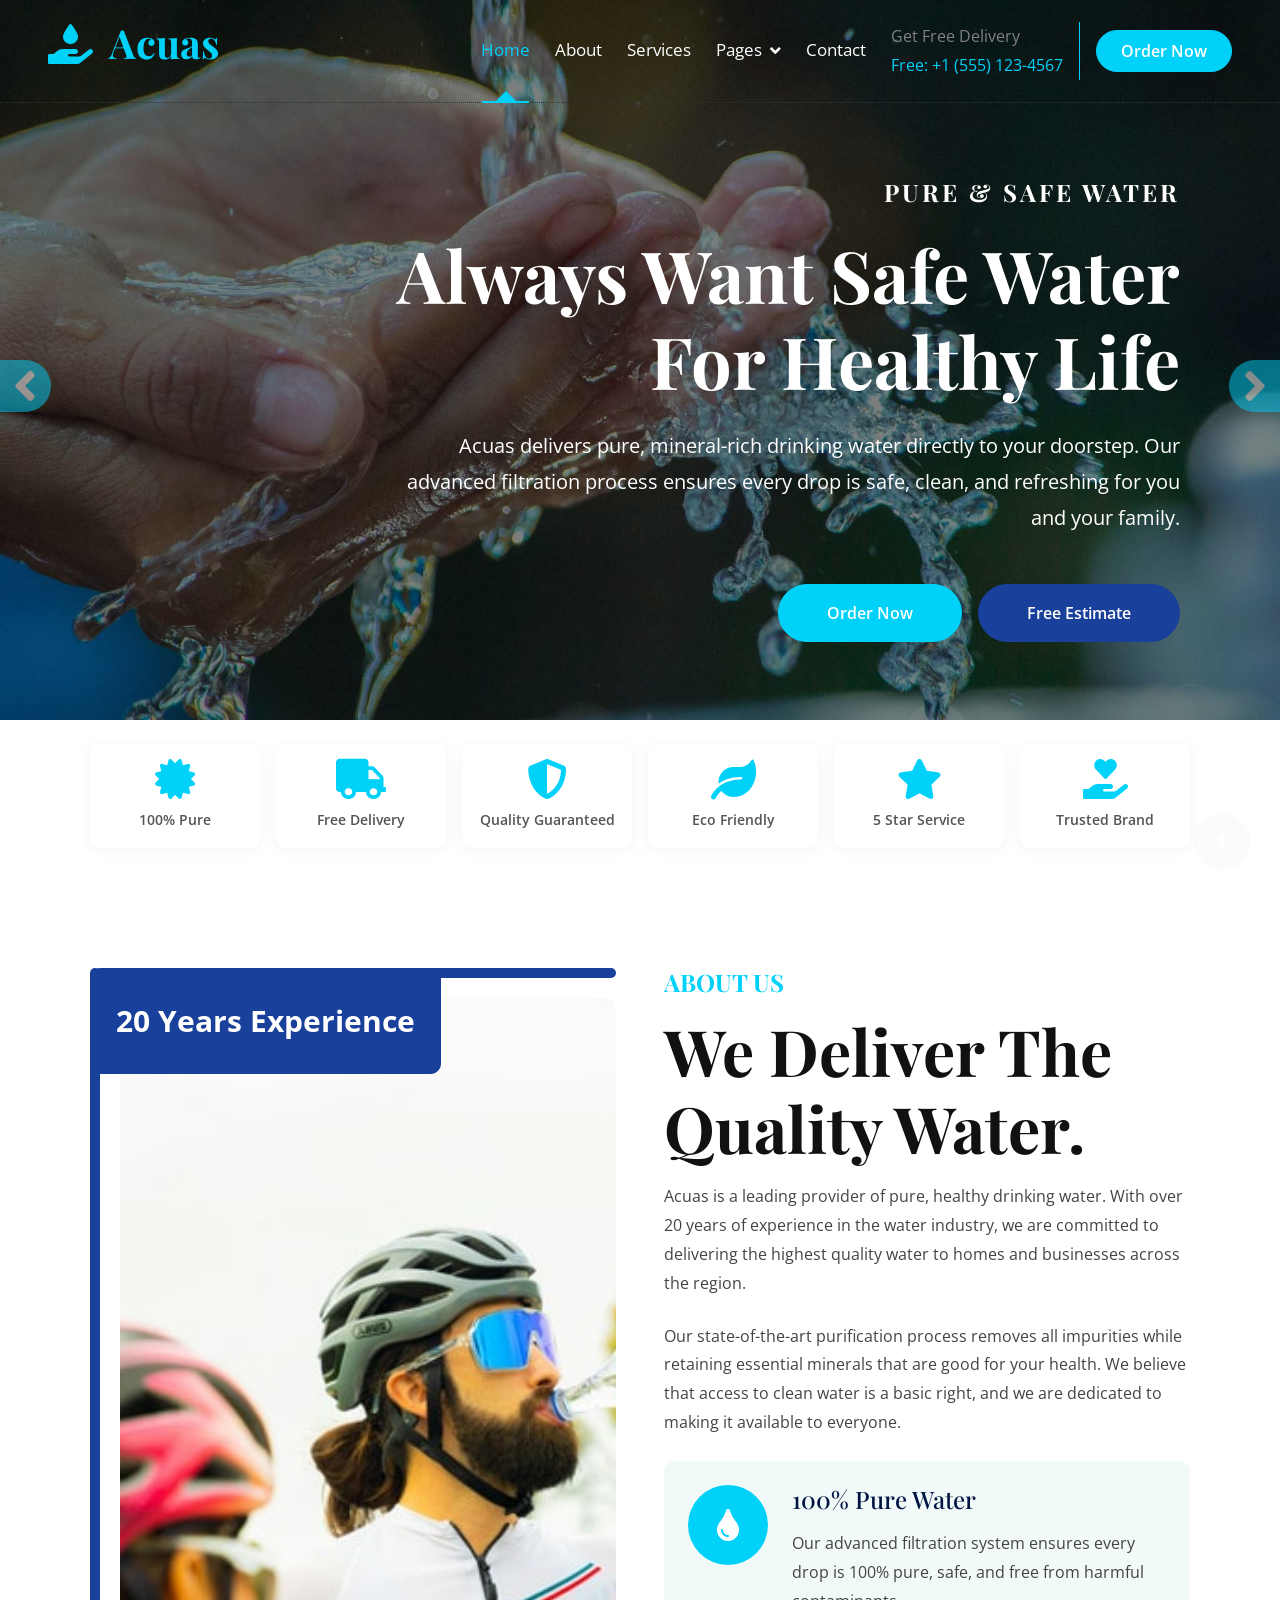
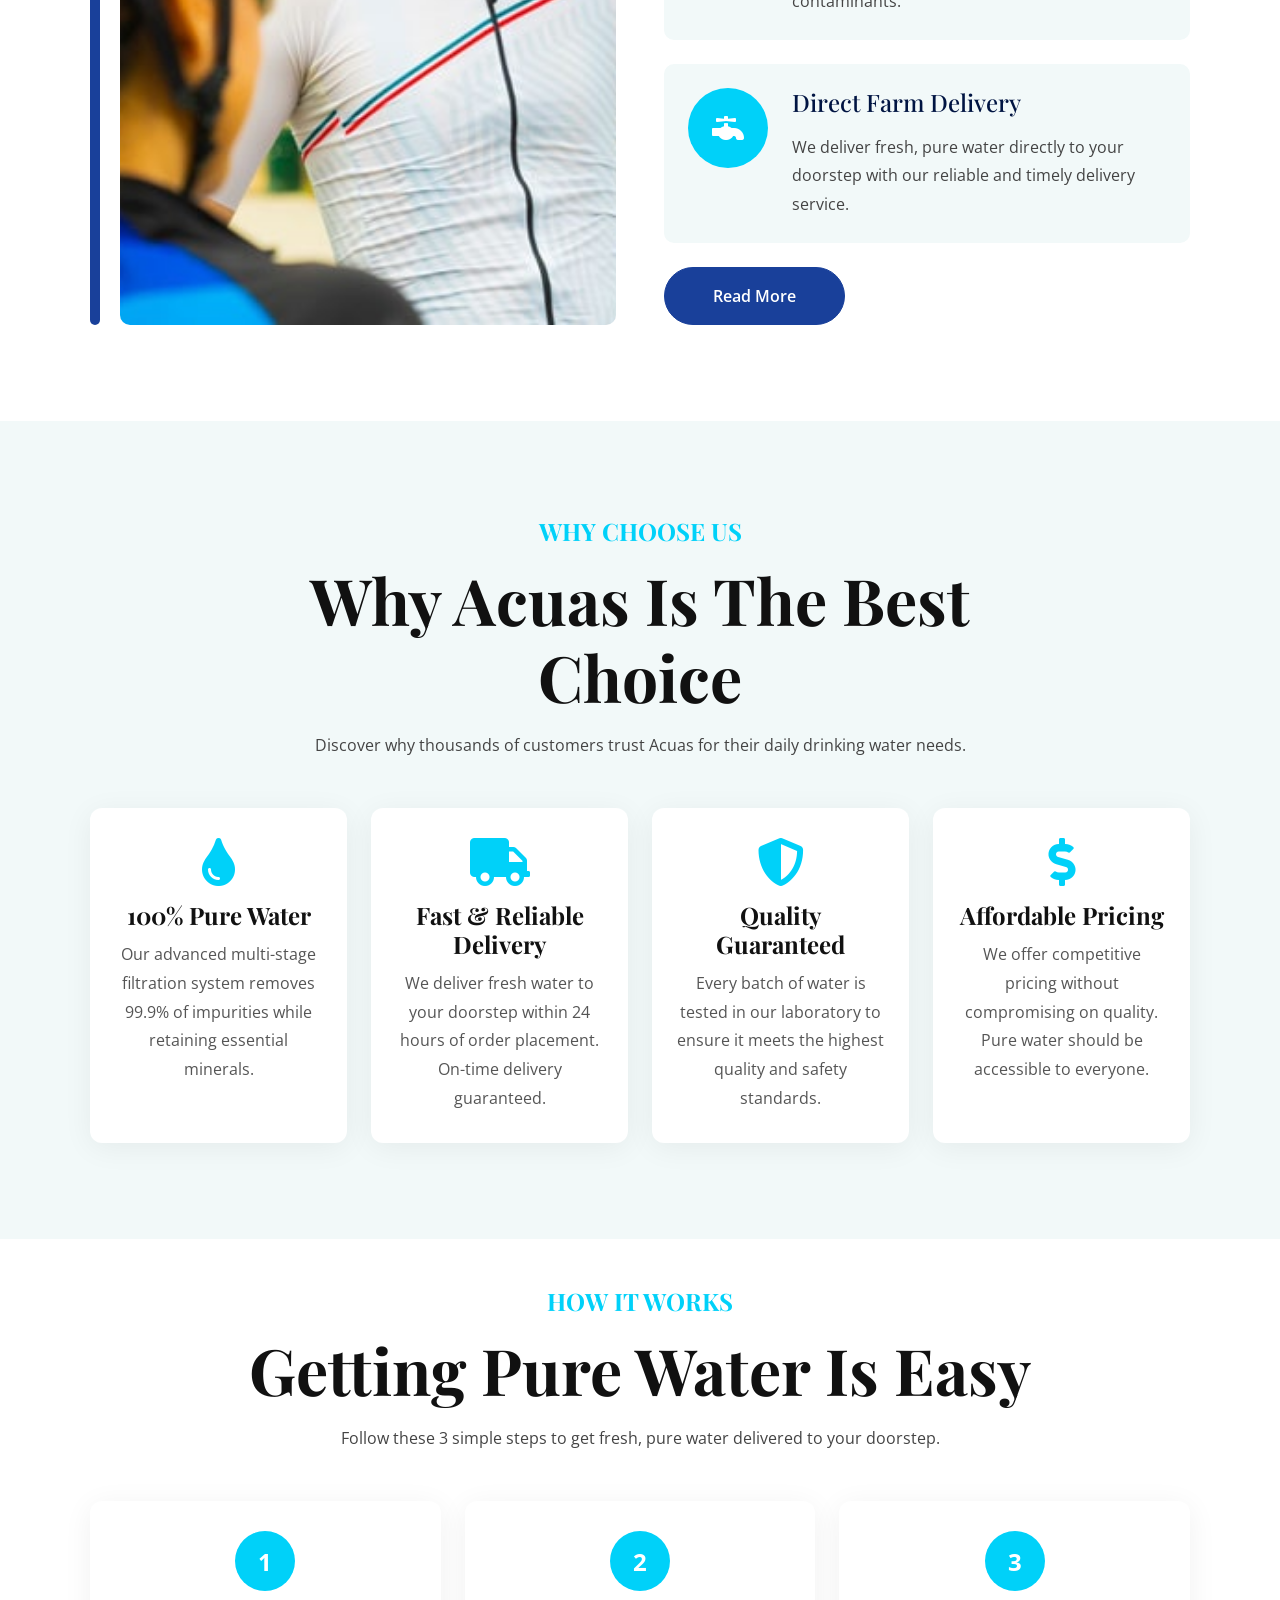
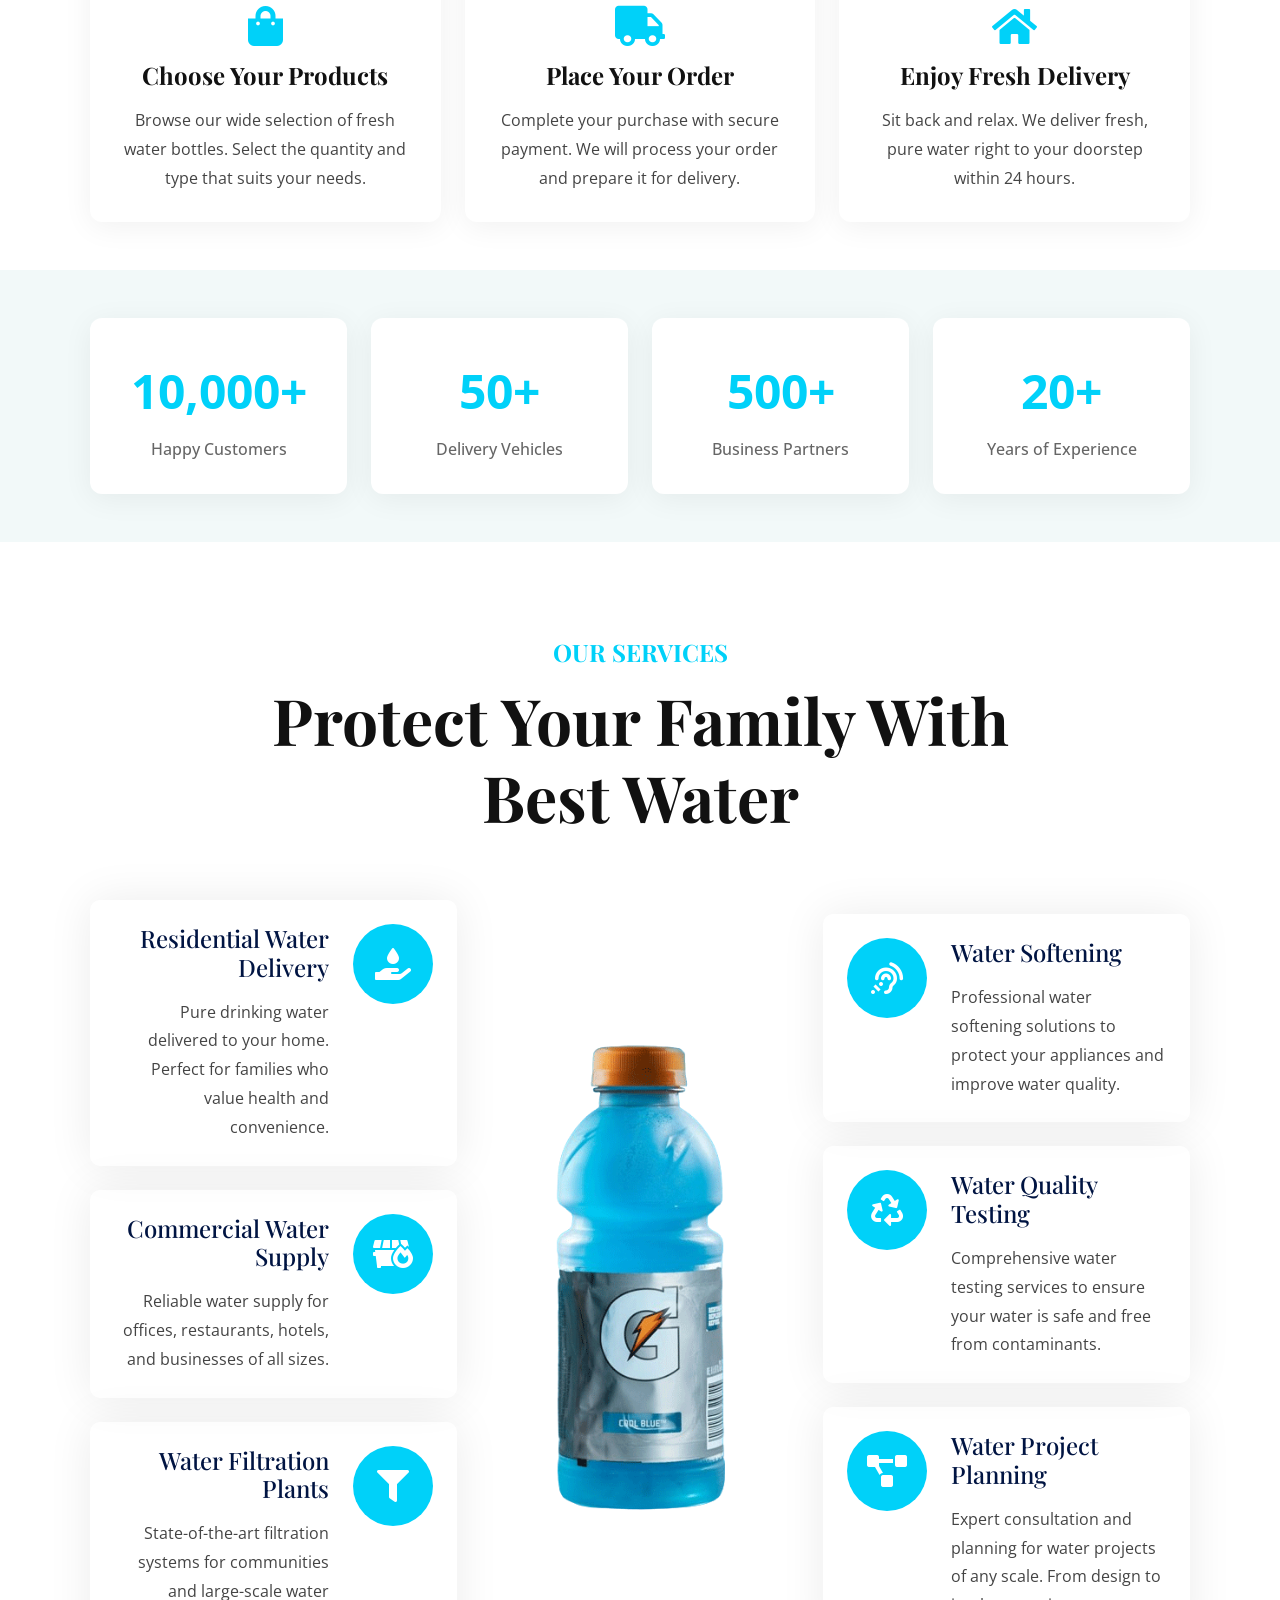
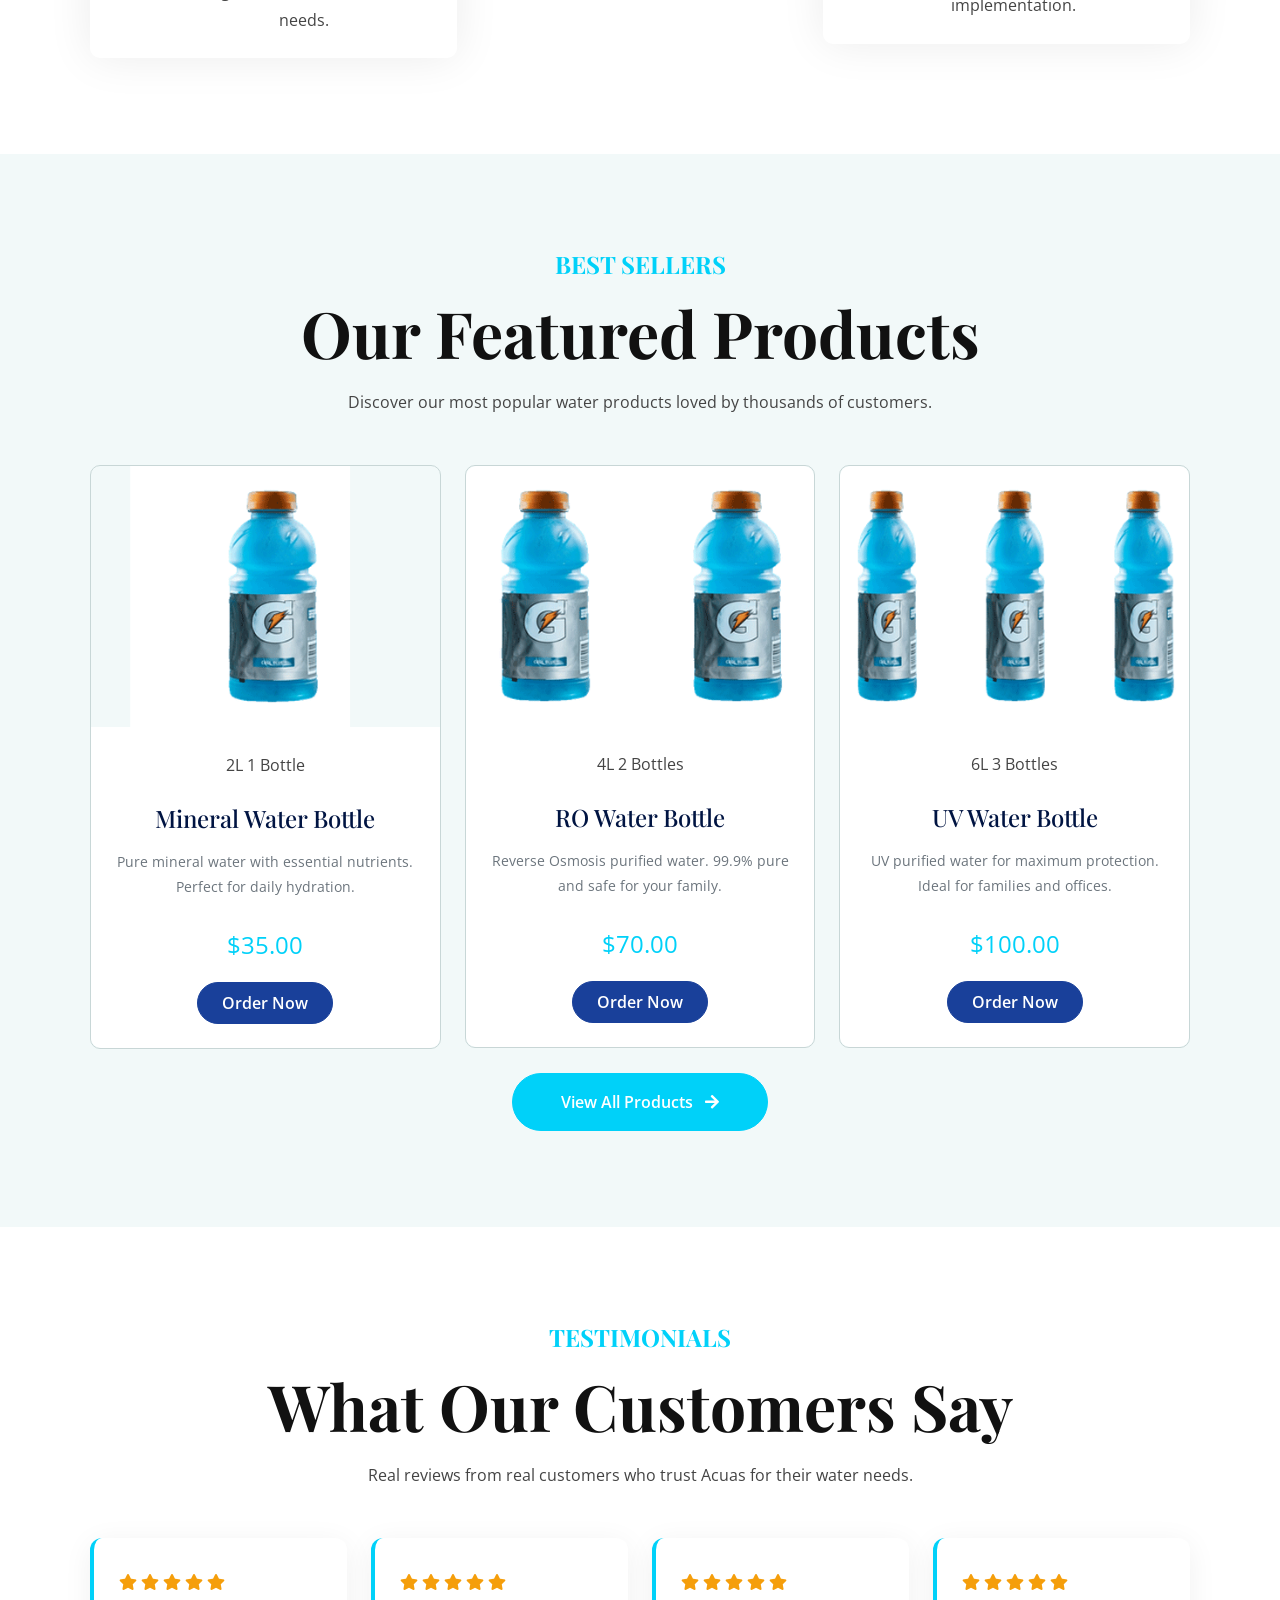
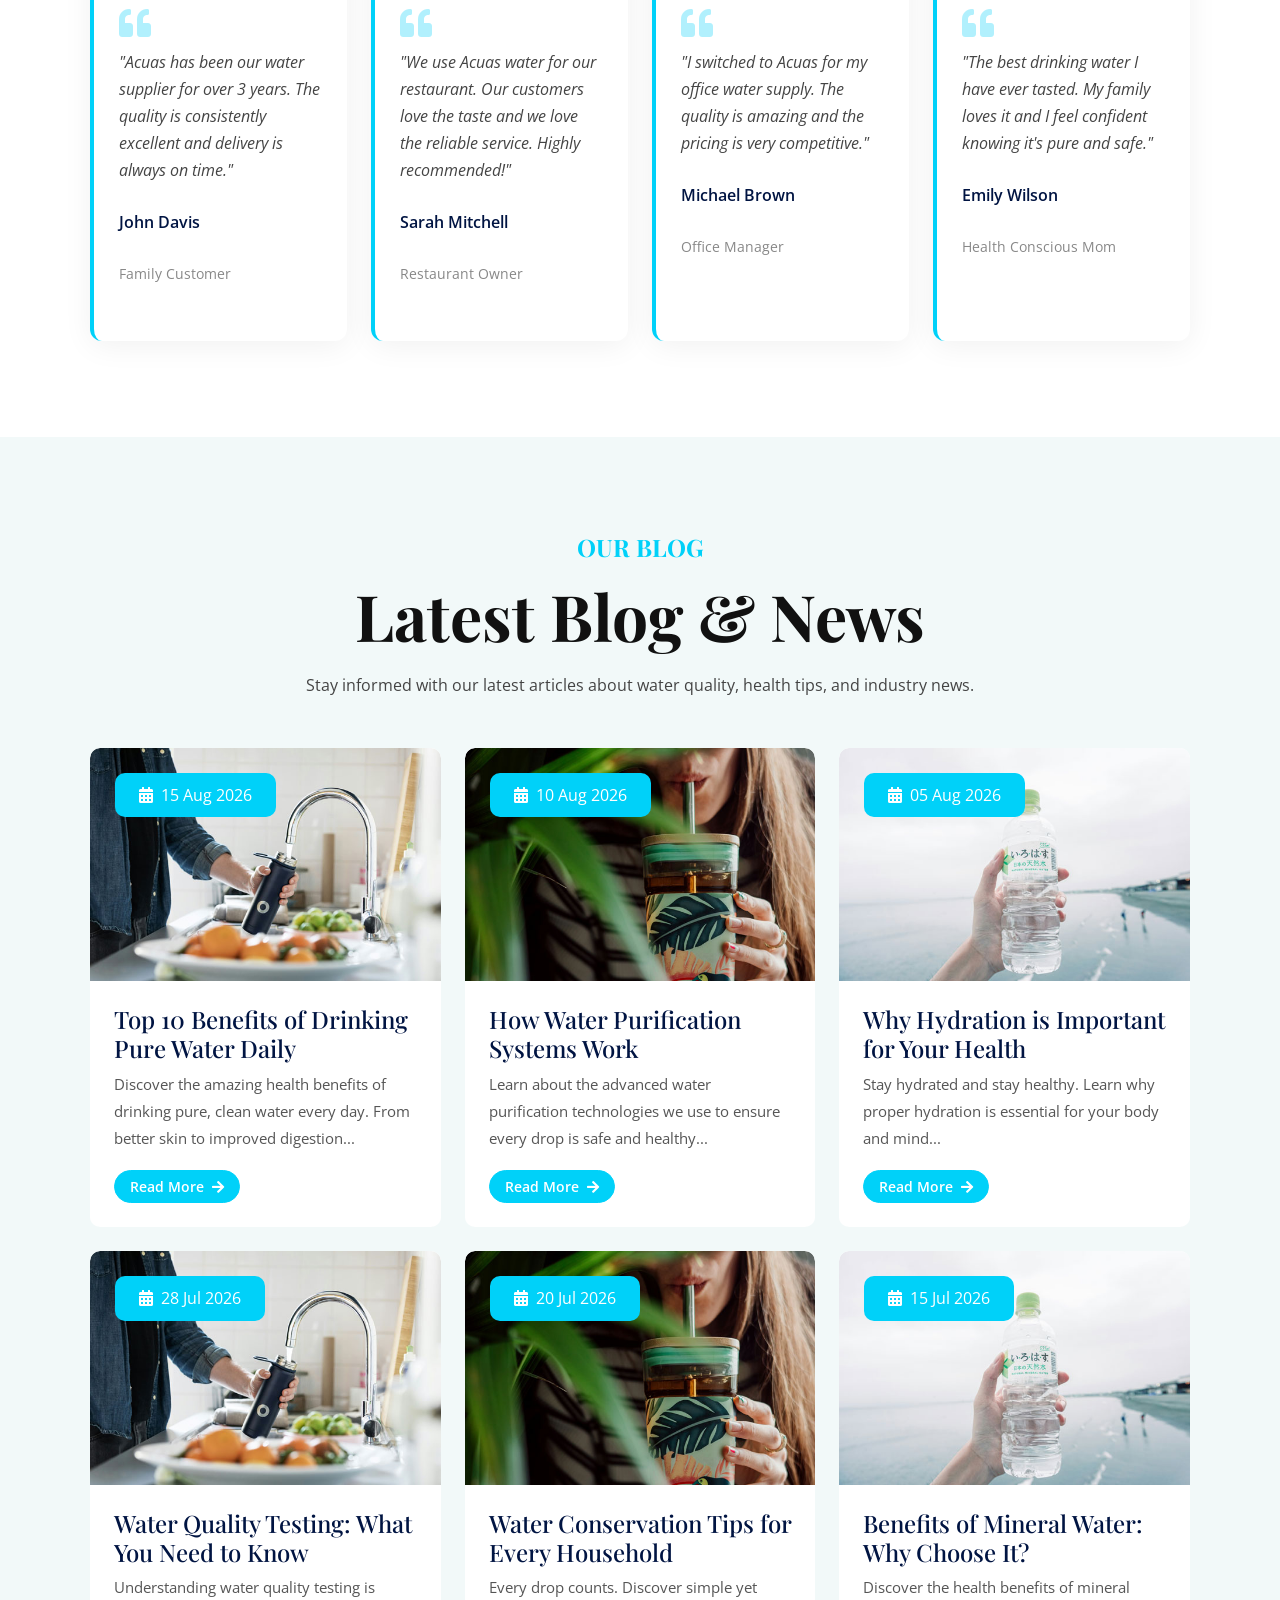
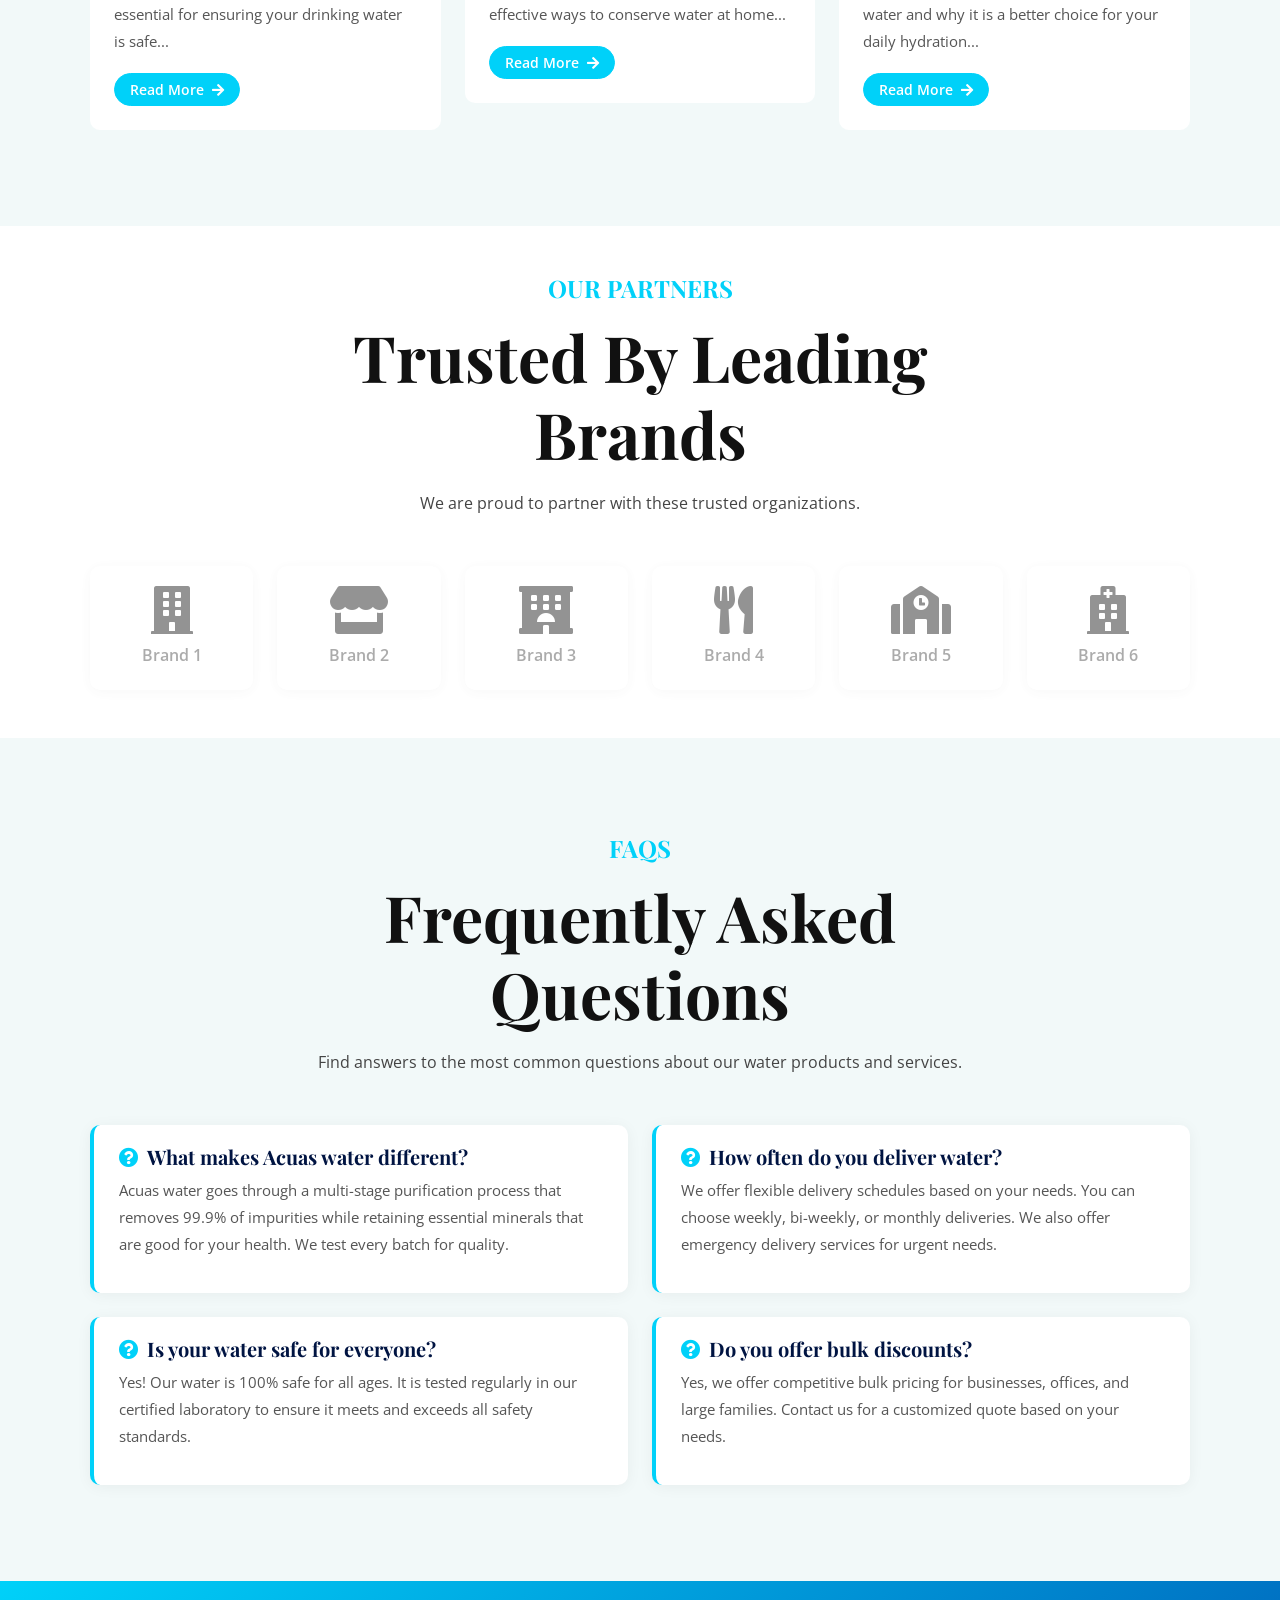
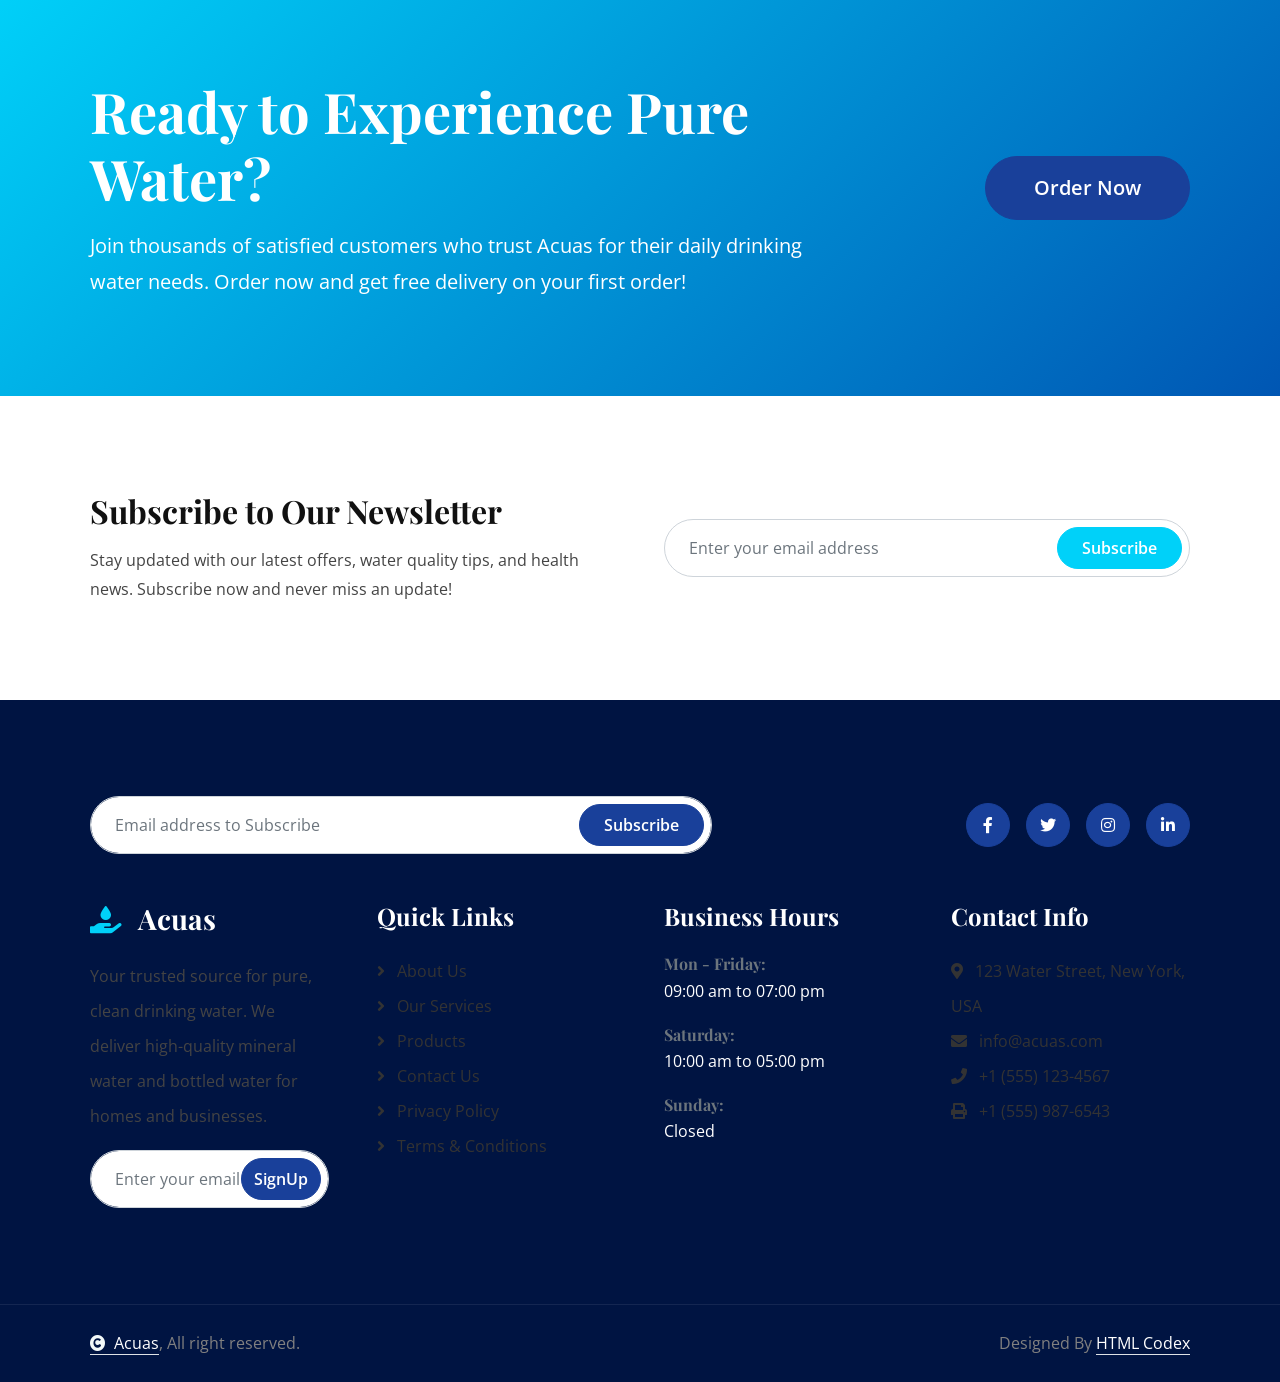
<file: index.html>
<!DOCTYPE html>
<html lang="en">

<head>
    <meta charset="utf-8">
    <title>Acuas - Pure Drinking Water | Best Water Delivery Service</title>
    <meta content="width=device-width, initial-scale=1.0" name="viewport">
    <meta content="drinking water, mineral water, pure water, water delivery, bottled water, water supply, Acuas, RO water" name="keywords">
    <meta content="Acuas - Your trusted source for pure, clean drinking water. We deliver high-quality mineral water, RO water, and bottled water for homes and businesses." name="description">

    <!-- Google Web Fonts -->
    <link rel="preconnect" href="https://fonts.googleapis.com">
    <link rel="preconnect" href="https://fonts.gstatic.com" crossorigin>
    <link href="https://fonts.googleapis.com/css2?family=Open+Sans:ital,wdth,wght@0,75..100,300..800;1,75..100,300..800&family=Playfair+Display:ital,wght@0,400..900;1,400..900&display=swap" rel="stylesheet">

    <!-- Icon Font Stylesheet -->
    <link rel="stylesheet" href="https://use.fontawesome.com/releases/v5.15.4/css/all.css"/>
    <link href="https://cdn.jsdelivr.net/npm/bootstrap-icons@1.4.1/font/bootstrap-icons.css" rel="stylesheet">

    <!-- Libraries Stylesheet -->
    <link href="lib/animate/animate.min.css" rel="stylesheet">
    <link href="lib/owlcarousel/assets/owl.carousel.min.css" rel="stylesheet">

    <!-- Customized Bootstrap Stylesheet -->
    <link href="css/bootstrap.min.css" rel="stylesheet">

    <!-- Template Stylesheet -->
    <link href="css/style.css" rel="stylesheet">
<script async src="https://pagead2.googlesyndication.com/pagead/js/adsbygoogle.js?client=ca-pub-5177822330952725"
     crossorigin="anonymous"></script>
    <style>
        /* Stats / Counters */
        .counter-box {
            background: white;
            padding: 30px 20px;
            border-radius: 12px;
            box-shadow: 0 5px 30px rgba(0,0,0,0.06);
            transition: all 0.3s ease;
            text-align: center;
        }
        .counter-box:hover {
            transform: translateY(-5px);
            box-shadow: 0 10px 40px rgba(0,0,0,0.1);
        }
        .counter-box .counter-number {
            font-size: 3rem;
            font-weight: 700;
            color: var(--bs-primary);
        }
        .counter-box .counter-label {
            font-size: 1rem;
            color: #666;
            font-weight: 500;
        }

        /* Why Choose Us */
        .choose-box {
            background: white;
            padding: 30px 25px;
            border-radius: 12px;
            box-shadow: 0 5px 30px rgba(0,0,0,0.06);
            transition: all 0.3s ease;
            text-align: center;
            height: 100%;
        }
        .choose-box:hover {
            transform: translateY(-5px);
            box-shadow: 0 10px 40px rgba(0,0,0,0.1);
        }
        .choose-box i {
            color: var(--bs-primary);
            margin-bottom: 15px;
        }
        .choose-box h4 {
            margin-bottom: 10px;
        }
        .choose-box p {
            margin-bottom: 0;
            color: #555;
        }

        /* Testimonial */
        .testimonial-box {
            background: white;
            padding: 30px 25px;
            border-radius: 12px;
            box-shadow: 0 5px 30px rgba(0,0,0,0.06);
            transition: all 0.3s ease;
            height: 100%;
            border-left: 4px solid var(--bs-primary);
        }
        .testimonial-box:hover {
            transform: translateY(-5px);
            box-shadow: 0 10px 40px rgba(0,0,0,0.1);
        }
        .testimonial-box .quote-icon {
            color: var(--bs-primary);
            font-size: 2rem;
            opacity: 0.3;
            margin-bottom: 10px;
        }
        .testimonial-box .testimonial-text {
            font-style: italic;
            color: #444;
            line-height: 1.7;
        }
        .testimonial-box .testimonial-author {
            font-weight: 600;
            color: var(--bs-dark);
            margin-top: 10px;
        }
        .testimonial-box .testimonial-role {
            color: #888;
            font-size: 0.9rem;
        }
        .testimonial-box .stars {
            color: #f59e0b;
            margin-bottom: 10px;
        }

        /* FAQ */
        .faq-box {
            background: white;
            padding: 20px 25px;
            border-radius: 10px;
            box-shadow: 0 2px 15px rgba(0,0,0,0.05);
            margin-bottom: 15px;
            border-left: 4px solid var(--bs-primary);
            height: 100%;
        }
        .faq-box h5 {
            color: var(--bs-dark);
            margin-bottom: 8px;
        }
        .faq-box p {
            margin-bottom: 0;
            color: #555;
            font-size: 15px;
        }

        /* CTA Section */
        .cta-section {
            background: linear-gradient(135deg, var(--bs-primary), #0056b3);
            padding: 60px 0;
        }
        .cta-section h1 {
            color: white;
        }
        .cta-section p {
            color: rgba(255,255,255,0.9);
        }

        /* Blog Read More Button */
        .blog-content .btn-read-more {
            font-size: 14px;
            padding: 5px 15px;
            margin-top: 10px;
        }

        /* Trust Badges */
        .trust-badge {
            text-align: center;
            padding: 15px;
            background: white;
            border-radius: 10px;
            box-shadow: 0 2px 15px rgba(0,0,0,0.05);
            transition: 0.3s;
        }
        .trust-badge:hover {
            transform: translateY(-5px);
            box-shadow: 0 8px 30px rgba(0,0,0,0.1);
        }
        .trust-badge i {
            font-size: 2.5rem;
            color: var(--bs-primary);
            margin-bottom: 8px;
        }
        .trust-badge span {
            display: block;
            font-size: 0.9rem;
            color: #555;
            font-weight: 600;
        }

        /* How It Works */
        .step-box {
            background: white;
            padding: 30px 25px;
            border-radius: 12px;
            box-shadow: 0 5px 30px rgba(0,0,0,0.06);
            transition: all 0.3s ease;
            text-align: center;
            height: 100%;
        }
        .step-box:hover {
            transform: translateY(-5px);
            box-shadow: 0 10px 40px rgba(0,0,0,0.1);
        }
        .step-box .step-number {
            width: 60px;
            height: 60px;
            background: var(--bs-primary);
            color: white;
            border-radius: 50%;
            display: flex;
            align-items: center;
            justify-content: center;
            font-size: 1.5rem;
            font-weight: 700;
            margin: 0 auto 15px;
        }
        .step-box .step-icon {
            font-size: 2.5rem;
            color: var(--bs-primary);
            margin-bottom: 15px;
        }

        /* Brand Partners */
        .brand-logo {
            background: white;
            padding: 20px;
            border-radius: 10px;
            box-shadow: 0 2px 15px rgba(0,0,0,0.05);
            text-align: center;
            transition: 0.3s;
            filter: grayscale(100%);
            opacity: 0.7;
        }
        .brand-logo:hover {
            filter: grayscale(0%);
            opacity: 1;
            transform: translateY(-5px);
            box-shadow: 0 8px 30px rgba(0,0,0,0.1);
        }
        .brand-logo i {
            font-size: 3rem;
            color: #666;
        }
        .brand-logo span {
            display: block;
            margin-top: 5px;
            color: #888;
            font-weight: 600;
        }

        @media (max-width: 767px) {
            .counter-box .counter-number { font-size: 2.2rem; }
            .choose-box { padding: 20px 15px; }
            .testimonial-box { padding: 20px; }
            .trust-badge { padding: 10px; }
            .trust-badge i { font-size: 1.8rem; }
            .step-box { padding: 20px 15px; }
        }
    </style>
</head>

<body>

    <!-- Spinner Start -->
    <div id="spinner" class="show bg-white position-fixed translate-middle w-100 vh-100 top-50 start-50 d-flex align-items-center justify-content-center">
        <div class="spinner-border text-primary" style="width: 3rem; height: 3rem;" role="status">
            <span class="sr-only">Loading...</span>
        </div>
    </div>
    <!-- Spinner End -->


    <!-- ============================================ -->
    <!-- SECTION 1: NAVBAR -->
    <!-- ============================================ -->
    <div class="container-fluid position-relative p-0">
        <nav class="navbar navbar-expand-lg navbar-light px-4 px-lg-5 py-3 py-lg-0">
            <a href="index.html" class="navbar-brand p-0">
                <h1 class="text-primary"><i class="fas fa-hand-holding-water me-3"></i>Acuas</h1>
            </a>
            <button class="navbar-toggler" type="button" data-bs-toggle="collapse" data-bs-target="#navbarCollapse">
                <span class="fa fa-bars"></span>
            </button>
            <div class="collapse navbar-collapse" id="navbarCollapse">
                <div class="navbar-nav ms-auto py-0">
                    <a href="index.html" class="nav-item nav-link active">Home</a>
                    <a href="about.html" class="nav-item nav-link">About</a>
                    <a href="service.html" class="nav-item nav-link">Services</a>
                    <div class="nav-item dropdown">
                        <a href="#" class="nav-link dropdown-toggle" data-bs-toggle="dropdown">Pages</a>
                        <div class="dropdown-menu m-0">
                            <a href="product.html" class="dropdown-item">Products</a>
                            <a href="blog.html" class="dropdown-item">Blog Posts</a>
                            <a href="privacy-policy.html" class="dropdown-item">Privacy Policy</a>
                            <a href="terms.html" class="dropdown-item">Terms & Conditions</a>
                        </div>
                    </div>
                    <a href="contact.html" class="nav-item nav-link">Contact</a>
                </div>
                <div class="d-none d-xl-flex me-3">
                    <div class="d-flex flex-column pe-3 border-end border-primary">
                        <span class="text-body">Get Free Delivery</span>
                        <a href="tel:+15551234567"><span class="text-primary">Free: +1 (555) 123-4567</span></a>
                    </div>
                </div>
                <a href="contact.html" class="btn btn-primary rounded-pill d-inline-flex flex-shrink-0 py-2 px-4">Order Now</a>
            </div>
        </nav>
    </div>
    <!-- NAVBAR END -->


    <!-- ============================================ -->
    <!-- SECTION 2: HERO CAROUSEL -->
    <!-- ============================================ -->
    <div class="carousel-header">
        <div id="carouselId" class="carousel slide" data-bs-ride="carousel">
            <ol class="carousel-indicators">
                <li data-bs-target="#carouselId" data-bs-slide-to="0" class="active"></li>
                <li data-bs-target="#carouselId" data-bs-slide-to="1"></li>
            </ol>
            <div class="carousel-inner" role="listbox">
                <div class="carousel-item active">
                    <img src="img/carousel-1.jpg" class="img-fluid w-100" alt="Pure Drinking Water Delivery">
                    <div class="carousel-caption-1">
                        <div class="carousel-caption-1-content" style="max-width: 900px;">
                            <h4 class="text-white text-uppercase fw-bold mb-4 fadeInLeft animated" data-animation="fadeInLeft" data-delay="1s" style="animation-delay: 1s; letter-spacing: 3px;">Pure & Safe Water</h4>
                            <h1 class="display-2 text-capitalize text-white mb-4 fadeInLeft animated" data-animation="fadeInLeft" data-delay="1.3s" style="animation-delay: 1.3s;">Always Want Safe Water For Healthy Life</h1>
                            <p class="mb-5 fs-5 text-white fadeInLeft animated" data-animation="fadeInLeft" data-delay="1.5s" style="animation-delay: 1.5s;">Acuas delivers pure, mineral-rich drinking water directly to your doorstep. Our advanced filtration process ensures every drop is safe, clean, and refreshing for you and your family.
                            </p>
                            <div class="carousel-caption-1-content-btn fadeInLeft animated" data-animation="fadeInLeft" data-delay="1.7s" style="animation-delay: 1.7s;">
                                <a class="btn btn-primary rounded-pill flex-shrink-0 py-3 px-5 me-2" href="product.html">Order Now</a>
                                <a class="btn btn-secondary rounded-pill flex-shrink-0 py-3 px-5 ms-2" href="contact.html">Free Estimate</a>
                            </div>
                        </div>
                    </div>
                </div>
                <div class="carousel-item">
                    <img src="img/carousel-2.jpg" class="img-fluid w-100" alt="Bottled Water Delivery">
                    <div class="carousel-caption-2">
                        <div class="carousel-caption-2-content" style="max-width: 900px;">
                            <h4 class="text-white text-uppercase fw-bold mb-4 fadeInRight animated" data-animation="fadeInRight" data-delay="1s" style="animation-delay: 1s; letter-spacing: 3px;">Quality You Can Trust</h4>
                            <h1 class="display-2 text-capitalize text-white mb-4 fadeInRight animated" data-animation="fadeInRight" data-delay="1.3s" style="animation-delay: 1.3s;">Premium Quality Drinking Water Delivered</h1>
                            <p class="mb-5 fs-5 text-white fadeInRight animated" data-animation="fadeInRight" data-delay="1.5s" style="animation-delay: 1.5s;">From our purification plant to your home, we maintain the highest quality standards. Our water is tested regularly to ensure purity and safety for your family.
                            </p>
                            <div class="carousel-caption-2-content-btn fadeInRight animated" data-animation="fadeInRight" data-delay="1.7s" style="animation-delay: 1.7s;">
                                <a class="btn btn-primary rounded-pill flex-shrink-0 py-3 px-5 me-2" href="product.html">Order Now</a>
                                <a class="btn btn-secondary rounded-pill flex-shrink-0 py-3 px-5 ms-2" href="contact.html">Free Estimate</a>
                            </div>
                        </div>
                    </div>
                </div>
            </div>
            <button class="carousel-control-prev" type="button" data-bs-target="#carouselId" data-bs-slide="prev">
                <span class="carousel-control-prev-icon btn btn-primary fadeInLeft animated" aria-hidden="true" data-animation="fadeInLeft" data-delay="1.1s" style="animation-delay: 1.3s;"> <i class="fa fa-angle-left fa-3x"></i></span>
                <span class="visually-hidden">Previous</span>
            </button>
            <button class="carousel-control-next" type="button" data-bs-target="#carouselId" data-bs-slide="next">
                <span class="carousel-control-next-icon btn btn-primary fadeInRight animated" aria-hidden="true" data-animation="fadeInLeft" data-delay="1.1s" style="animation-delay: 1.3s;"><i class="fa fa-angle-right fa-3x"></i></span>
                <span class="visually-hidden">Next</span>
            </button>
        </div>
    </div>
    <!-- HERO CAROUSEL END -->


    <!-- ============================================ -->
    <!-- SECTION 3: TRUST BADGES (NEW) -->
    <!-- ============================================ -->
    <div class="container-xxl py-4 wow fadeInUp" data-wow-delay="0.1s">
        <div class="container">
            <div class="row g-3">
                <div class="col-6 col-sm-4 col-md-2">
                    <div class="trust-badge">
                        <i class="fas fa-certificate"></i>
                        <span>100% Pure</span>
                    </div>
                </div>
                <div class="col-6 col-sm-4 col-md-2">
                    <div class="trust-badge">
                        <i class="fas fa-truck"></i>
                        <span>Free Delivery</span>
                    </div>
                </div>
                <div class="col-6 col-sm-4 col-md-2">
                    <div class="trust-badge">
                        <i class="fas fa-shield-alt"></i>
                        <span>Quality Guaranteed</span>
                    </div>
                </div>
                <div class="col-6 col-sm-4 col-md-2">
                    <div class="trust-badge">
                        <i class="fas fa-leaf"></i>
                        <span>Eco Friendly</span>
                    </div>
                </div>
                <div class="col-6 col-sm-4 col-md-2">
                    <div class="trust-badge">
                        <i class="fas fa-star"></i>
                        <span>5 Star Service</span>
                    </div>
                </div>
                <div class="col-6 col-sm-4 col-md-2">
                    <div class="trust-badge">
                        <i class="fas fa-hand-holding-heart"></i>
                        <span>Trusted Brand</span>
                    </div>
                </div>
            </div>
        </div>
    </div>
    <!-- TRUST BADGES END -->


    <!-- ============================================ -->
    <!-- SECTION 4: ABOUT US -->
    <!-- ============================================ -->
    <div class="container-fluid about overflow-hidden py-5">
        <div class="container py-5">
            <div class="row g-5">
                <div class="col-xl-6 wow fadeInLeft" data-wow-delay="0.2s">
                    <div class="about-img rounded h-100">
                        <img src="img/about.jpg" class="img-fluid rounded h-100 w-100" style="object-fit: cover;" alt="About Acuas Water Delivery">
                        <div class="about-exp"><span>20 Years Experience</span></div>
                    </div>
                </div>
                <div class="col-xl-6 wow fadeInRight" data-wow-delay="0.2s">
                    <div class="about-item">
                        <h4 class="text-primary text-uppercase">About Us</h4>
                        <h1 class="display-3 mb-3">We Deliver The Quality Water.</h1>
                        <p class="mb-4">Acuas is a leading provider of pure, healthy drinking water. With over 20 years of experience in the water industry, we are committed to delivering the highest quality water to homes and businesses across the region.</p>
                        <p class="mb-4">Our state-of-the-art purification process removes all impurities while retaining essential minerals that are good for your health. We believe that access to clean water is a basic right, and we are dedicated to making it available to everyone.</p>
                        <div class="bg-light rounded p-4 mb-4">
                            <div class="row">
                                <div class="col-12">
                                    <div class="d-flex">
                                        <div class="pe-4">
                                            <div class="rounded-circle bg-primary d-flex align-items-center justify-content-center" style="width: 80px; height: 80px;"><i class="fas fa-tint text-white fa-2x"></i></div>
                                        </div>
                                        <div>
                                            <a href="#" class="h4 d-inline-block mb-3">100% Pure Water</a>
                                            <p class="mb-0">Our advanced filtration system ensures every drop is 100% pure, safe, and free from harmful contaminants.</p>
                                        </div>
                                    </div>
                                </div>
                            </div>
                        </div>
                        <div class="bg-light rounded p-4 mb-4">
                            <div class="row">
                                <div class="col-12">
                                    <div class="d-flex">
                                        <div class="pe-4">
                                            <div class="rounded-circle bg-primary d-flex align-items-center justify-content-center" style="width: 80px; height: 80px;"><i class="fas fa-faucet text-white fa-2x"></i></div>
                                        </div>
                                        <div>
                                            <a href="#" class="h4 d-inline-block mb-3">Direct Farm Delivery</a>
                                            <p class="mb-0">We deliver fresh, pure water directly to your doorstep with our reliable and timely delivery service.</p>
                                        </div>
                                    </div>
                                </div>
                            </div>
                        </div>
                        <a href="about.html" class="btn btn-secondary rounded-pill py-3 px-5">Read More</a>
                    </div>
                </div>
            </div>
        </div>
    </div>
    <!-- ABOUT END -->


    <!-- ============================================ -->
    <!-- SECTION 5: WHY CHOOSE US -->
    <!-- ============================================ -->
    <div class="container-fluid py-5 bg-light">
        <div class="container py-5">
            <div class="text-center mx-auto pb-5 wow fadeInUp" data-wow-delay="0.2s" style="max-width: 800px;">
                <h4 class="text-uppercase text-primary">Why Choose Us</h4>
                <h1 class="display-3 text-capitalize mb-3">Why Acuas Is The Best Choice</h1>
                <p class="mb-0">Discover why thousands of customers trust Acuas for their daily drinking water needs.</p>
            </div>
            <div class="row g-4">
                <div class="col-lg-3 col-md-6 wow fadeInUp" data-wow-delay="0.2s">
                    <div class="choose-box">
                        <i class="fas fa-tint fa-3x"></i>
                        <h4>100% Pure Water</h4>
                        <p>Our advanced multi-stage filtration system removes 99.9% of impurities while retaining essential minerals.</p>
                    </div>
                </div>
                <div class="col-lg-3 col-md-6 wow fadeInUp" data-wow-delay="0.4s">
                    <div class="choose-box">
                        <i class="fas fa-truck fa-3x"></i>
                        <h4>Fast & Reliable Delivery</h4>
                        <p>We deliver fresh water to your doorstep within 24 hours of order placement. On-time delivery guaranteed.</p>
                    </div>
                </div>
                <div class="col-lg-3 col-md-6 wow fadeInUp" data-wow-delay="0.6s">
                    <div class="choose-box">
                        <i class="fas fa-shield-alt fa-3x"></i>
                        <h4>Quality Guaranteed</h4>
                        <p>Every batch of water is tested in our laboratory to ensure it meets the highest quality and safety standards.</p>
                    </div>
                </div>
                <div class="col-lg-3 col-md-6 wow fadeInUp" data-wow-delay="0.8s">
                    <div class="choose-box">
                        <i class="fas fa-dollar-sign fa-3x"></i>
                        <h4>Affordable Pricing</h4>
                        <p>We offer competitive pricing without compromising on quality. Pure water should be accessible to everyone.</p>
                    </div>
                </div>
            </div>
        </div>
    </div>
    <!-- WHY CHOOSE US END -->


    <!-- ============================================ -->
    <!-- SECTION 6: HOW IT WORKS (NEW) -->
    <!-- ============================================ -->
    <div class="container-xxl py-5">
        <div class="container">
            <div class="text-center mx-auto pb-5 wow fadeInUp" data-wow-delay="0.2s" style="max-width: 800px;">
                <h4 class="text-uppercase text-primary">How It Works</h4>
                <h1 class="display-3 text-capitalize mb-3">Getting Pure Water Is Easy</h1>
                <p class="mb-0">Follow these 3 simple steps to get fresh, pure water delivered to your doorstep.</p>
            </div>
            <div class="row g-4">
                <div class="col-md-4 wow fadeInUp" data-wow-delay="0.2s">
                    <div class="step-box">
                        <div class="step-number">1</div>
                        <i class="fas fa-shopping-bag step-icon"></i>
                        <h4>Choose Your Products</h4>
                        <p class="mb-0">Browse our wide selection of fresh water bottles. Select the quantity and type that suits your needs.</p>
                    </div>
                </div>
                <div class="col-md-4 wow fadeInUp" data-wow-delay="0.4s">
                    <div class="step-box">
                        <div class="step-number">2</div>
                        <i class="fas fa-truck step-icon"></i>
                        <h4>Place Your Order</h4>
                        <p class="mb-0">Complete your purchase with secure payment. We will process your order and prepare it for delivery.</p>
                    </div>
                </div>
                <div class="col-md-4 wow fadeInUp" data-wow-delay="0.6s">
                    <div class="step-box">
                        <div class="step-number">3</div>
                        <i class="fas fa-home step-icon"></i>
                        <h4>Enjoy Fresh Delivery</h4>
                        <p class="mb-0">Sit back and relax. We deliver fresh, pure water right to your doorstep within 24 hours.</p>
                    </div>
                </div>
            </div>
        </div>
    </div>
    <!-- HOW IT WORKS END -->


    <!-- ============================================ -->
    <!-- SECTION 7: STATS / COUNTERS -->
    <!-- ============================================ -->
    <div class="container-fluid py-5 bg-light wow fadeInUp" data-wow-delay="0.1s">
        <div class="container">
            <div class="row g-4">
                <div class="col-6 col-lg-3">
                    <div class="counter-box">
                        <div class="counter-number">10,000+</div>
                        <div class="counter-label">Happy Customers</div>
                    </div>
                </div>
                <div class="col-6 col-lg-3">
                    <div class="counter-box">
                        <div class="counter-number">50+</div>
                        <div class="counter-label">Delivery Vehicles</div>
                    </div>
                </div>
                <div class="col-6 col-lg-3">
                    <div class="counter-box">
                        <div class="counter-number">500+</div>
                        <div class="counter-label">Business Partners</div>
                    </div>
                </div>
                <div class="col-6 col-lg-3">
                    <div class="counter-box">
                        <div class="counter-number">20+</div>
                        <div class="counter-label">Years of Experience</div>
                    </div>
                </div>
            </div>
        </div>
    </div>
    <!-- STATS END -->


    <!-- ============================================ -->
    <!-- SECTION 8: SERVICES -->
    <!-- ============================================ -->
    <div class="container-fluid service overflow-hidden py-5">
        <div class="container py-5">
            <div class="text-center mx-auto pb-5 wow fadeInUp" data-wow-delay="0.2s" style="max-width: 800px;">
                <h4 class="text-uppercase text-primary">Our Services</h4>
                <h1 class="display-3 text-capitalize mb-3">Protect Your Family with Best Water</h1>
            </div>
            <div class="row gx-0 gy-4 align-items-center">
                <div class="col-lg-6 col-xl-4 wow fadeInLeft" data-wow-delay="0.2s">
                    <div class="service-item rounded p-4 mb-4">
                        <div class="row">
                            <div class="col-12">
                                <div class="d-flex">
                                    <div class="service-content text-end">
                                        <a href="#" class="h4 d-inline-block mb-3">Residential Water Delivery</a>
                                        <p class="mb-0">Pure drinking water delivered to your home. Perfect for families who value health and convenience.</p>
                                    </div>
                                    <div class="ps-4">
                                        <div class="service-btn"><i class="fas fa-hand-holding-water text-white fa-2x"></i></div>
                                    </div>
                                </div>
                            </div>
                        </div>
                    </div>
                    <div class="service-item rounded p-4 mb-4">
                        <div class="row">
                            <div class="col-12">
                                <div class="d-flex">
                                    <div class="service-content text-end">
                                        <a href="#" class="h4 d-inline-block mb-3">Commercial Water Supply</a>
                                        <p class="mb-0">Reliable water supply for offices, restaurants, hotels, and businesses of all sizes.</p>
                                    </div>
                                    <div class="ps-4">
                                        <div class="service-btn"><i class="fas fa-dumpster-fire text-white fa-2x"></i></div>
                                    </div>
                                </div>
                            </div>
                        </div>
                    </div>
                    <div class="service-item rounded p-4 mb-0">
                        <div class="row">
                            <div class="col-12">
                                <div class="d-flex">
                                    <div class="service-content text-end">
                                        <a href="#" class="h4 d-inline-block mb-3">Water Filtration Plants</a>
                                        <p class="mb-0">State-of-the-art filtration systems for communities and large-scale water needs.</p>
                                    </div>
                                    <div class="ps-4">
                                        <div class="service-btn"><i class="fas fa-filter text-white fa-2x"></i></div>
                                    </div>
                                </div>
                            </div>
                        </div>
                    </div>
                </div>
                <div class="col-lg-6 col-xl-4 wow fadeInUp" data-wow-delay="0.3s">
                    <div class="bg-transparent">
                        <img src="img/water.png" class="img-fluid w-100" alt="Water Delivery Service">
                    </div>
                </div>
                <div class="col-lg-6 col-xl-4 wow fadeInRight" data-wow-delay="0.2s">
                    <div class="service-item rounded p-4 mb-4">
                        <div class="row">
                            <div class="col-12">
                                <div class="d-flex">
                                    <div class="pe-4">
                                        <div class="service-btn"><i class="fas fa-assistive-listening-systems text-white fa-2x"></i></div>
                                    </div>
                                    <div class="service-content">
                                        <a href="#" class="h4 d-inline-block mb-3">Water Softening</a>
                                        <p class="mb-0">Professional water softening solutions to protect your appliances and improve water quality.</p>
                                    </div>
                                </div>
                            </div>
                        </div>
                    </div>
                    <div class="service-item rounded p-4 mb-4">
                        <div class="row">
                            <div class="col-12">
                                <div class="d-flex">
                                    <div class="pe-4">
                                        <div class="service-btn"><i class="fas fa-recycle text-white fa-2x"></i></div>
                                    </div>
                                    <div class="service-content">
                                        <a href="#" class="h4 d-inline-block mb-3">Water Quality Testing</a>
                                        <p class="mb-0">Comprehensive water testing services to ensure your water is safe and free from contaminants.</p>
                                    </div>
                                </div>
                            </div>
                        </div>
                    </div>
                    <div class="service-item rounded p-4 mb-0">
                        <div class="row">
                            <div class="col-12">
                                <div class="d-flex">
                                    <div class="pe-4">
                                        <div class="service-btn"><i class="fas fa-project-diagram text-white fa-2x"></i></div>
                                    </div>
                                    <div class="service-content">
                                        <a href="#" class="h4 d-inline-block mb-3">Water Project Planning</a>
                                        <p class="mb-0">Expert consultation and planning for water projects of any scale. From design to implementation.</p>
                                    </div>
                                </div>
                            </div>
                        </div>
                    </div>
                </div>
            </div>
        </div>
    </div>
    <!-- SERVICES END -->


    <!-- ============================================ -->
    <!-- SECTION 9: FEATURED PRODUCTS (NEW) -->
    <!-- ============================================ -->
    <div class="container-fluid product py-5 bg-light">
        <div class="container py-5">
            <div class="text-center mx-auto pb-5 wow fadeInUp" data-wow-delay="0.2s" style="max-width: 800px;">
                <h4 class="text-uppercase text-primary">Best Sellers</h4>
                <h1 class="display-3 text-capitalize mb-3">Our Featured Products</h1>
                <p class="mb-0">Discover our most popular water products loved by thousands of customers.</p>
            </div>
            <div class="row g-4 justify-content-center">
                <div class="col-lg-6 col-xl-4 wow fadeInUp" data-wow-delay="0.2s">
                    <div class="product-item">
                        <a href="product-detail.html">
                            <img src="img/product-3.png" class="img-fluid w-100 rounded-top" alt="Mineral Water Bottle 2L">
                        </a>
                        <div class="product-content bg-white text-center rounded-bottom p-4">
                            <p>2L 1 Bottle</p>
                            <a href="product-detail.html" class="h4 d-inline-block mb-3">Mineral Water Bottle</a>
                            <p class="text-muted small">Pure mineral water with essential nutrients. Perfect for daily hydration.</p>
                            <p class="fs-4 text-primary mb-3">$35.00</p>
                            <a href="product-detail.html" class="btn btn-secondary rounded-pill py-2 px-4">Order Now</a>
                        </div>
                    </div>
                </div>
                <div class="col-lg-6 col-xl-4 wow fadeInUp" data-wow-delay="0.4s">
                    <div class="product-item">
                        <a href="product-detail.html">
                            <img src="img/product-2.png" class="img-fluid w-100 rounded-top" alt="RO Water Bottle 4L">
                        </a>
                        <div class="product-content bg-white text-center rounded-bottom p-4">
                            <p>4L 2 Bottles</p>
                            <a href="product-detail.html" class="h4 d-inline-block mb-3">RO Water Bottle</a>
                            <p class="text-muted small">Reverse Osmosis purified water. 99.9% pure and safe for your family.</p>
                            <p class="fs-4 text-primary mb-3">$70.00</p>
                            <a href="product-detail.html" class="btn btn-secondary rounded-pill py-2 px-4">Order Now</a>
                        </div>
                    </div>
                </div>
                <div class="col-lg-6 col-xl-4 wow fadeInUp" data-wow-delay="0.6s">
                    <div class="product-item">
                        <a href="product-detail.html">
                            <img src="img/product-1.png" class="img-fluid w-100 rounded-top" alt="UV Water Bottle 6L">
                        </a>
                        <div class="product-content bg-white text-center rounded-bottom p-4">
                            <p>6L 3 Bottles</p>
                            <a href="product-detail.html" class="h4 d-inline-block mb-3">UV Water Bottle</a>
                            <p class="text-muted small">UV purified water for maximum protection. Ideal for families and offices.</p>
                            <p class="fs-4 text-primary mb-3">$100.00</p>
                            <a href="product-detail.html" class="btn btn-secondary rounded-pill py-2 px-4">Order Now</a>
                        </div>
                    </div>
                </div>
            </div>
            <div class="text-center mt-4">
                <a href="product.html" class="btn btn-primary rounded-pill py-3 px-5">View All Products <i class="fa fa-arrow-right ms-2"></i></a>
            </div>
        </div>
    </div>
    <!-- FEATURED PRODUCTS END -->


    <!-- ============================================ -->
    <!-- SECTION 10: TESTIMONIALS -->
    <!-- ============================================ -->
    <div class="container-fluid py-5">
        <div class="container py-5">
            <div class="text-center mx-auto pb-5 wow fadeInUp" data-wow-delay="0.2s" style="max-width: 800px;">
                <h4 class="text-uppercase text-primary">Testimonials</h4>
                <h1 class="display-3 text-capitalize mb-3">What Our Customers Say</h1>
                <p class="mb-0">Real reviews from real customers who trust Acuas for their water needs.</p>
            </div>
            <div class="row g-4">
                <div class="col-md-6 col-lg-3 wow fadeInUp" data-wow-delay="0.2s">
                    <div class="testimonial-box">
                        <div class="stars">
                            <i class="fas fa-star"></i>
                            <i class="fas fa-star"></i>
                            <i class="fas fa-star"></i>
                            <i class="fas fa-star"></i>
                            <i class="fas fa-star"></i>
                        </div>
                        <i class="fas fa-quote-left quote-icon"></i>
                        <p class="testimonial-text">"Acuas has been our water supplier for over 3 years. The quality is consistently excellent and delivery is always on time."</p>
                        <p class="testimonial-author">John Davis</p>
                        <p class="testimonial-role">Family Customer</p>
                    </div>
                </div>
                <div class="col-md-6 col-lg-3 wow fadeInUp" data-wow-delay="0.4s">
                    <div class="testimonial-box">
                        <div class="stars">
                            <i class="fas fa-star"></i>
                            <i class="fas fa-star"></i>
                            <i class="fas fa-star"></i>
                            <i class="fas fa-star"></i>
                            <i class="fas fa-star"></i>
                        </div>
                        <i class="fas fa-quote-left quote-icon"></i>
                        <p class="testimonial-text">"We use Acuas water for our restaurant. Our customers love the taste and we love the reliable service. Highly recommended!"</p>
                        <p class="testimonial-author">Sarah Mitchell</p>
                        <p class="testimonial-role">Restaurant Owner</p>
                    </div>
                </div>
                <div class="col-md-6 col-lg-3 wow fadeInUp" data-wow-delay="0.6s">
                    <div class="testimonial-box">
                        <div class="stars">
                            <i class="fas fa-star"></i>
                            <i class="fas fa-star"></i>
                            <i class="fas fa-star"></i>
                            <i class="fas fa-star"></i>
                            <i class="fas fa-star"></i>
                        </div>
                        <i class="fas fa-quote-left quote-icon"></i>
                        <p class="testimonial-text">"I switched to Acuas for my office water supply. The quality is amazing and the pricing is very competitive."</p>
                        <p class="testimonial-author">Michael Brown</p>
                        <p class="testimonial-role">Office Manager</p>
                    </div>
                </div>
                <div class="col-md-6 col-lg-3 wow fadeInUp" data-wow-delay="0.8s">
                    <div class="testimonial-box">
                        <div class="stars">
                            <i class="fas fa-star"></i>
                            <i class="fas fa-star"></i>
                            <i class="fas fa-star"></i>
                            <i class="fas fa-star"></i>
                            <i class="fas fa-star"></i>
                        </div>
                        <i class="fas fa-quote-left quote-icon"></i>
                        <p class="testimonial-text">"The best drinking water I have ever tasted. My family loves it and I feel confident knowing it's pure and safe."</p>
                        <p class="testimonial-author">Emily Wilson</p>
                        <p class="testimonial-role">Health Conscious Mom</p>
                    </div>
                </div>
            </div>
        </div>
    </div>
    <!-- TESTIMONIALS END -->


    <!-- ============================================ -->
    <!-- SECTION 11: BLOG POSTS (EXTENDED) -->
    <!-- ============================================ -->
    <div class="container-fluid bg-light blog py-5">
        <div class="container py-5">
            <div class="text-center mx-auto pb-5 wow fadeInUp" data-wow-delay="0.2s" style="max-width: 800px;">
                <h4 class="text-uppercase text-primary">Our Blog</h4>
                <h1 class="display-3 text-capitalize mb-3">Latest Blog & News</h1>
                <p class="mb-0">Stay informed with our latest articles about water quality, health tips, and industry news.</p>
            </div>
            <div class="row g-4 justify-content-center">
                <div class="col-lg-6 col-xl-4 wow fadeInUp" data-wow-delay="0.2s">
                    <div class="blog-item">
                        <div class="blog-img">
                            <a href="blog-post-1.html">
                                <img src="img/blog-1.jpg" class="img-fluid rounded-top w-100" alt="Benefits of Drinking Pure Water">
                            </a>
                            <div class="blog-date px-4 py-2"><i class="fa fa-calendar-alt me-1"></i> 15 Aug 2026</div>
                        </div>
                        <div class="blog-content rounded-bottom p-4">
                            <a href="blog-post-1.html" class="h4 d-inline-block mb-2">Top 10 Benefits of Drinking Pure Water Daily</a>
                            <p class="mb-2">Discover the amazing health benefits of drinking pure, clean water every day. From better skin to improved digestion...</p>
                            <a href="blog-post-1.html" class="btn btn-primary btn-sm rounded-pill btn-read-more">Read More <i class="fa fa-arrow-right ms-1"></i></a>
                        </div>
                    </div>
                </div>
                <div class="col-lg-6 col-xl-4 wow fadeInUp" data-wow-delay="0.4s">
                    <div class="blog-item">
                        <div class="blog-img">
                            <a href="blog-post-2.html">
                                <img src="img/blog-2.jpg" class="img-fluid rounded-top w-100" alt="How Water Purification Works">
                            </a>
                            <div class="blog-date px-4 py-2"><i class="fa fa-calendar-alt me-1"></i> 10 Aug 2026</div>
                        </div>
                        <div class="blog-content rounded-bottom p-4">
                            <a href="blog-post-2.html" class="h4 d-inline-block mb-2">How Water Purification Systems Work</a>
                            <p class="mb-2">Learn about the advanced water purification technologies we use to ensure every drop is safe and healthy...</p>
                            <a href="blog-post-2.html" class="btn btn-primary btn-sm rounded-pill btn-read-more">Read More <i class="fa fa-arrow-right ms-1"></i></a>
                        </div>
                    </div>
                </div>
                <div class="col-lg-6 col-xl-4 wow fadeInUp" data-wow-delay="0.6s">
                    <div class="blog-item">
                        <div class="blog-img">
                            <a href="blog-post-3.html">
                                <img src="img/blog-3.jpg" class="img-fluid rounded-top w-100" alt="Importance of Hydration">
                            </a>
                            <div class="blog-date px-4 py-2"><i class="fa fa-calendar-alt me-1"></i> 05 Aug 2026</div>
                        </div>
                        <div class="blog-content rounded-bottom p-4">
                            <a href="blog-post-3.html" class="h4 d-inline-block mb-2">Why Hydration is Important for Your Health</a>
                            <p class="mb-2">Stay hydrated and stay healthy. Learn why proper hydration is essential for your body and mind...</p>
                            <a href="blog-post-3.html" class="btn btn-primary btn-sm rounded-pill btn-read-more">Read More <i class="fa fa-arrow-right ms-1"></i></a>
                        </div>
                    </div>
                </div>
                <!-- Blog Post 4 -->
                <div class="col-lg-6 col-xl-4 wow fadeInUp" data-wow-delay="0.2s">
                    <div class="blog-item">
                        <div class="blog-img">
                            <a href="blog-post-4.html">
                                <img src="img/blog-1.jpg" class="img-fluid rounded-top w-100" alt="Water Quality Testing">
                            </a>
                            <div class="blog-date px-4 py-2"><i class="fa fa-calendar-alt me-1"></i> 28 Jul 2026</div>
                        </div>
                        <div class="blog-content rounded-bottom p-4">
                            <a href="blog-post-4.html" class="h4 d-inline-block mb-2">Water Quality Testing: What You Need to Know</a>
                            <p class="mb-2">Understanding water quality testing is essential for ensuring your drinking water is safe...</p>
                            <a href="blog-post-4.html" class="btn btn-primary btn-sm rounded-pill btn-read-more">Read More <i class="fa fa-arrow-right ms-1"></i></a>
                        </div>
                    </div>
                </div>
                <!-- Blog Post 5 -->
                <div class="col-lg-6 col-xl-4 wow fadeInUp" data-wow-delay="0.4s">
                    <div class="blog-item">
                        <div class="blog-img">
                            <a href="blog-post-5.html">
                                <img src="img/blog-2.jpg" class="img-fluid rounded-top w-100" alt="Water Conservation Tips">
                            </a>
                            <div class="blog-date px-4 py-2"><i class="fa fa-calendar-alt me-1"></i> 20 Jul 2026</div>
                        </div>
                        <div class="blog-content rounded-bottom p-4">
                            <a href="blog-post-5.html" class="h4 d-inline-block mb-2">Water Conservation Tips for Every Household</a>
                            <p class="mb-2">Every drop counts. Discover simple yet effective ways to conserve water at home...</p>
                            <a href="blog-post-5.html" class="btn btn-primary btn-sm rounded-pill btn-read-more">Read More <i class="fa fa-arrow-right ms-1"></i></a>
                        </div>
                    </div>
                </div>
                <!-- Blog Post 6 -->
                <div class="col-lg-6 col-xl-4 wow fadeInUp" data-wow-delay="0.6s">
                    <div class="blog-item">
                        <div class="blog-img">
                            <a href="blog-post-6.html">
                                <img src="img/blog-3.jpg" class="img-fluid rounded-top w-100" alt="Benefits of Mineral Water">
                            </a>
                            <div class="blog-date px-4 py-2"><i class="fa fa-calendar-alt me-1"></i> 15 Jul 2026</div>
                        </div>
                        <div class="blog-content rounded-bottom p-4">
                            <a href="blog-post-6.html" class="h4 d-inline-block mb-2">Benefits of Mineral Water: Why Choose It?</a>
                            <p class="mb-2">Discover the health benefits of mineral water and why it is a better choice for your daily hydration...</p>
                            <a href="blog-post-6.html" class="btn btn-primary btn-sm rounded-pill btn-read-more">Read More <i class="fa fa-arrow-right ms-1"></i></a>
                        </div>
                    </div>
                </div>
            </div>
        </div>
    </div>
    <!-- BLOG END -->


    <!-- ============================================ -->
    <!-- SECTION 12: BRAND PARTNERS (NEW) -->
    <!-- ============================================ -->
    <div class="container-xxl py-5">
        <div class="container">
            <div class="text-center mx-auto pb-5 wow fadeInUp" data-wow-delay="0.2s" style="max-width: 800px;">
                <h4 class="text-uppercase text-primary">Our Partners</h4>
                <h1 class="display-3 text-capitalize mb-3">Trusted By Leading Brands</h1>
                <p class="mb-0">We are proud to partner with these trusted organizations.</p>
            </div>
            <div class="row g-4 justify-content-center">
                <div class="col-4 col-md-2">
                    <div class="brand-logo">
                        <i class="fas fa-building"></i>
                        <span>Brand 1</span>
                    </div>
                </div>
                <div class="col-4 col-md-2">
                    <div class="brand-logo">
                        <i class="fas fa-store"></i>
                        <span>Brand 2</span>
                    </div>
                </div>
                <div class="col-4 col-md-2">
                    <div class="brand-logo">
                        <i class="fas fa-hotel"></i>
                        <span>Brand 3</span>
                    </div>
                </div>
                <div class="col-4 col-md-2">
                    <div class="brand-logo">
                        <i class="fas fa-utensils"></i>
                        <span>Brand 4</span>
                    </div>
                </div>
                <div class="col-4 col-md-2">
                    <div class="brand-logo">
                        <i class="fas fa-school"></i>
                        <span>Brand 5</span>
                    </div>
                </div>
                <div class="col-4 col-md-2">
                    <div class="brand-logo">
                        <i class="fas fa-hospital"></i>
                        <span>Brand 6</span>
                    </div>
                </div>
            </div>
        </div>
    </div>
    <!-- BRAND PARTNERS END -->


    <!-- ============================================ -->
    <!-- SECTION 13: FAQ -->
    <!-- ============================================ -->
    <div class="container-fluid py-5 bg-light">
        <div class="container py-5">
            <div class="text-center mx-auto pb-5 wow fadeInUp" data-wow-delay="0.2s" style="max-width: 800px;">
                <h4 class="text-uppercase text-primary">FAQs</h4>
                <h1 class="display-3 text-capitalize mb-3">Frequently Asked Questions</h1>
                <p class="mb-0">Find answers to the most common questions about our water products and services.</p>
            </div>
            <div class="row g-4">
                <div class="col-md-6 wow fadeInUp" data-wow-delay="0.2s">
                    <div class="faq-box">
                        <h5><i class="fa fa-question-circle text-primary me-2"></i>What makes Acuas water different?</h5>
                        <p>Acuas water goes through a multi-stage purification process that removes 99.9% of impurities while retaining essential minerals that are good for your health. We test every batch for quality.</p>
                    </div>
                </div>
                <div class="col-md-6 wow fadeInUp" data-wow-delay="0.3s">
                    <div class="faq-box">
                        <h5><i class="fa fa-question-circle text-primary me-2"></i>How often do you deliver water?</h5>
                        <p>We offer flexible delivery schedules based on your needs. You can choose weekly, bi-weekly, or monthly deliveries. We also offer emergency delivery services for urgent needs.</p>
                    </div>
                </div>
                <div class="col-md-6 wow fadeInUp" data-wow-delay="0.4s">
                    <div class="faq-box">
                        <h5><i class="fa fa-question-circle text-primary me-2"></i>Is your water safe for everyone?</h5>
                        <p>Yes! Our water is 100% safe for all ages. It is tested regularly in our certified laboratory to ensure it meets and exceeds all safety standards.</p>
                    </div>
                </div>
                <div class="col-md-6 wow fadeInUp" data-wow-delay="0.5s">
                    <div class="faq-box">
                        <h5><i class="fa fa-question-circle text-primary me-2"></i>Do you offer bulk discounts?</h5>
                        <p>Yes, we offer competitive bulk pricing for businesses, offices, and large families. Contact us for a customized quote based on your needs.</p>
                    </div>
                </div>
            </div>
        </div>
    </div>
    <!-- FAQ END -->


    <!-- ============================================ -->
    <!-- SECTION 14: CALL TO ACTION -->
    <!-- ============================================ -->
    <div class="container-fluid cta-section py-5">
        <div class="container py-5">
            <div class="row g-5 align-items-center">
                <div class="col-md-8 wow fadeInLeft" data-wow-delay="0.2s">
                    <h1 class="display-4 text-white mb-3">Ready to Experience Pure Water?</h1>
                    <p class="text-white mb-0 fs-5">Join thousands of satisfied customers who trust Acuas for their daily drinking water needs. Order now and get free delivery on your first order!</p>
                </div>
                <div class="col-md-4 text-md-end wow fadeInRight" data-wow-delay="0.4s">
                    <a class="btn btn-secondary btn-lg rounded-pill py-3 px-5" href="contact.html">Order Now</a>
                </div>
            </div>
        </div>
    </div>
    <!-- CTA END -->


    <!-- ============================================ -->
    <!-- SECTION 15: NEWSLETTER -->
    <!-- ============================================ -->
    <div class="container-fluid newsletter py-5">
        <div class="container py-5">
            <div class="row g-5 align-items-center">
                <div class="col-lg-6 wow fadeInLeft" data-wow-delay="0.2s">
                    <h2 class="mb-3">Subscribe to Our Newsletter</h2>
                    <p class="mb-0">Stay updated with our latest offers, water quality tips, and health news. Subscribe now and never miss an update!</p>
                </div>
                <div class="col-lg-6 wow fadeInRight" data-wow-delay="0.4s">
                    <div class="position-relative mx-auto">
                        <input class="form-control rounded-pill w-100 py-3 ps-4 pe-5" type="email" placeholder="Enter your email address">
                        <button type="button" class="btn btn-primary rounded-pill position-absolute top-0 end-0 py-2 px-4 mt-2 me-2">Subscribe</button>
                    </div>
                </div>
            </div>
        </div>
    </div>
    <!-- NEWSLETTER END -->


    <!-- ============================================ -->
    <!-- SECTION 16: FOOTER -->
    <!-- ============================================ -->
    <div class="container-fluid footer py-5 wow fadeIn" data-wow-delay="0.2s">
        <div class="container py-5">
            <div class="row g-5 mb-5 align-items-center">
                <div class="col-lg-7">
                    <div class="position-relative mx-auto">
                        <input class="form-control rounded-pill w-100 py-3 ps-4 pe-5" type="text" placeholder="Email address to Subscribe">
                        <button type="button" class="btn btn-secondary rounded-pill position-absolute top-0 end-0 py-2 px-4 mt-2 me-2">Subscribe</button>
                    </div>
                </div>
                <div class="col-lg-5">
                    <div class="d-flex align-items-center justify-content-center justify-content-lg-end">
                        <a class="btn btn-secondary btn-md-square rounded-circle me-3" href="https://facebook.com/acuaswater"><i class="fab fa-facebook-f"></i></a>
                        <a class="btn btn-secondary btn-md-square rounded-circle me-3" href="https://twitter.com/acuaswater"><i class="fab fa-twitter"></i></a>
                        <a class="btn btn-secondary btn-md-square rounded-circle me-3" href="https://instagram.com/acuaswater"><i class="fab fa-instagram"></i></a>
                        <a class="btn btn-secondary btn-md-square rounded-circle me-0" href="https://linkedin.com/company/acuaswater"><i class="fab fa-linkedin-in"></i></a>
                    </div>
                </div>
            </div>
            <div class="row g-5">
                <div class="col-md-6 col-lg-6 col-xl-3">
                    <div class="footer-item d-flex flex-column">
                        <div class="footer-item">
                            <h3 class="text-white mb-4"><i class="fas fa-hand-holding-water text-primary me-3"></i>Acuas</h3>
                            <p class="mb-3">Your trusted source for pure, clean drinking water. We deliver high-quality mineral water and bottled water for homes and businesses.</p>
                        </div>
                        <div class="position-relative">
                            <input class="form-control rounded-pill w-100 py-3 ps-4 pe-5" type="email" placeholder="Enter your email">
                            <button type="button" class="btn btn-secondary rounded-pill position-absolute top-0 end-0 py-2 mt-2 me-2">SignUp</button>
                        </div>
                    </div>
                </div>
                <div class="col-md-6 col-lg-6 col-xl-3">
                    <div class="footer-item d-flex flex-column">
                        <h4 class="text-white mb-4">Quick Links</h4>
                        <a href="about.html"><i class="fas fa-angle-right me-2"></i> About Us</a>
                        <a href="service.html"><i class="fas fa-angle-right me-2"></i> Our Services</a>
                        <a href="product.html"><i class="fas fa-angle-right me-2"></i> Products</a>
                        <a href="contact.html"><i class="fas fa-angle-right me-2"></i> Contact Us</a>
                        <a href="privacy-policy.html"><i class="fas fa-angle-right me-2"></i> Privacy Policy</a>
                        <a href="terms.html"><i class="fas fa-angle-right me-2"></i> Terms & Conditions</a>
                    </div>
                </div>
                <div class="col-md-6 col-lg-6 col-xl-3">
                    <div class="footer-item d-flex flex-column">
                        <h4 class="text-white mb-4">Business Hours</h4>
                        <div class="mb-3">
                            <h6 class="text-muted mb-0">Mon - Friday:</h6>
                            <p class="text-white mb-0">09:00 am to 07:00 pm</p>
                        </div>
                        <div class="mb-3">
                            <h6 class="text-muted mb-0">Saturday:</h6>
                            <p class="text-white mb-0">10:00 am to 05:00 pm</p>
                        </div>
                        <div class="mb-3">
                            <h6 class="text-muted mb-0">Sunday:</h6>
                            <p class="text-white mb-0">Closed</p>
                        </div>
                    </div>
                </div>
                <div class="col-md-6 col-lg-6 col-xl-3">
                    <div class="footer-item d-flex flex-column">
                        <h4 class="text-white mb-4">Contact Info</h4>
                        <a href="#"><i class="fa fa-map-marker-alt me-2"></i> 123 Water Street, New York, USA</a>
                        <a href="mailto:info@acuas.com"><i class="fas fa-envelope me-2"></i> info@acuas.com</a>
                        <a href="tel:+15551234567"><i class="fas fa-phone me-2"></i> +1 (555) 123-4567</a>
                        <a href="tel:+15559876543" class="mb-3"><i class="fas fa-print me-2"></i> +1 (555) 987-6543</a>
                    </div>
                </div>
            </div>
        </div>
    </div>
    <!-- FOOTER END -->


    <!-- ============================================ -->
    <!-- SECTION 17: COPYRIGHT -->
    <!-- ============================================ -->
    <div class="container-fluid copyright py-4">
        <div class="container">
            <div class="row g-4 align-items-center">
                <div class="col-md-6 text-center text-md-start mb-md-0">
                    <span class="text-body"><a href="index.html" class="border-bottom text-white"><i class="fas fa-copyright text-light me-2"></i>Acuas</a>, All right reserved.</span>
                </div>
                <div class="col-md-6 text-center text-md-end text-body">
                    Designed By <a class="border-bottom text-white" href="https://htmlcodex.com">HTML Codex</a>
                </div>
            </div>
        </div>
    </div>
    <!-- COPYRIGHT END -->


    <!-- Back to Top -->
    <a href="#" class="btn btn-secondary btn-lg-square rounded-circle back-to-top"><i class="fa fa-arrow-up"></i></a>


    <!-- JavaScript Libraries -->
    <script src="https://ajax.googleapis.com/ajax/libs/jquery/3.6.4/jquery.min.js"></script>
    <script src="https://cdn.jsdelivr.net/npm/bootstrap@5.0.0/dist/js/bootstrap.bundle.min.js"></script>
    <script src="lib/wow/wow.min.js"></script>
    <script src="lib/easing/easing.min.js"></script>
    <script src="lib/waypoints/waypoints.min.js"></script>
    <script src="lib/owlcarousel/owl.carousel.min.js"></script>

    <!-- Template Javascript -->
    <script src="js/main.js"></script>
</body>

</html>
</file>
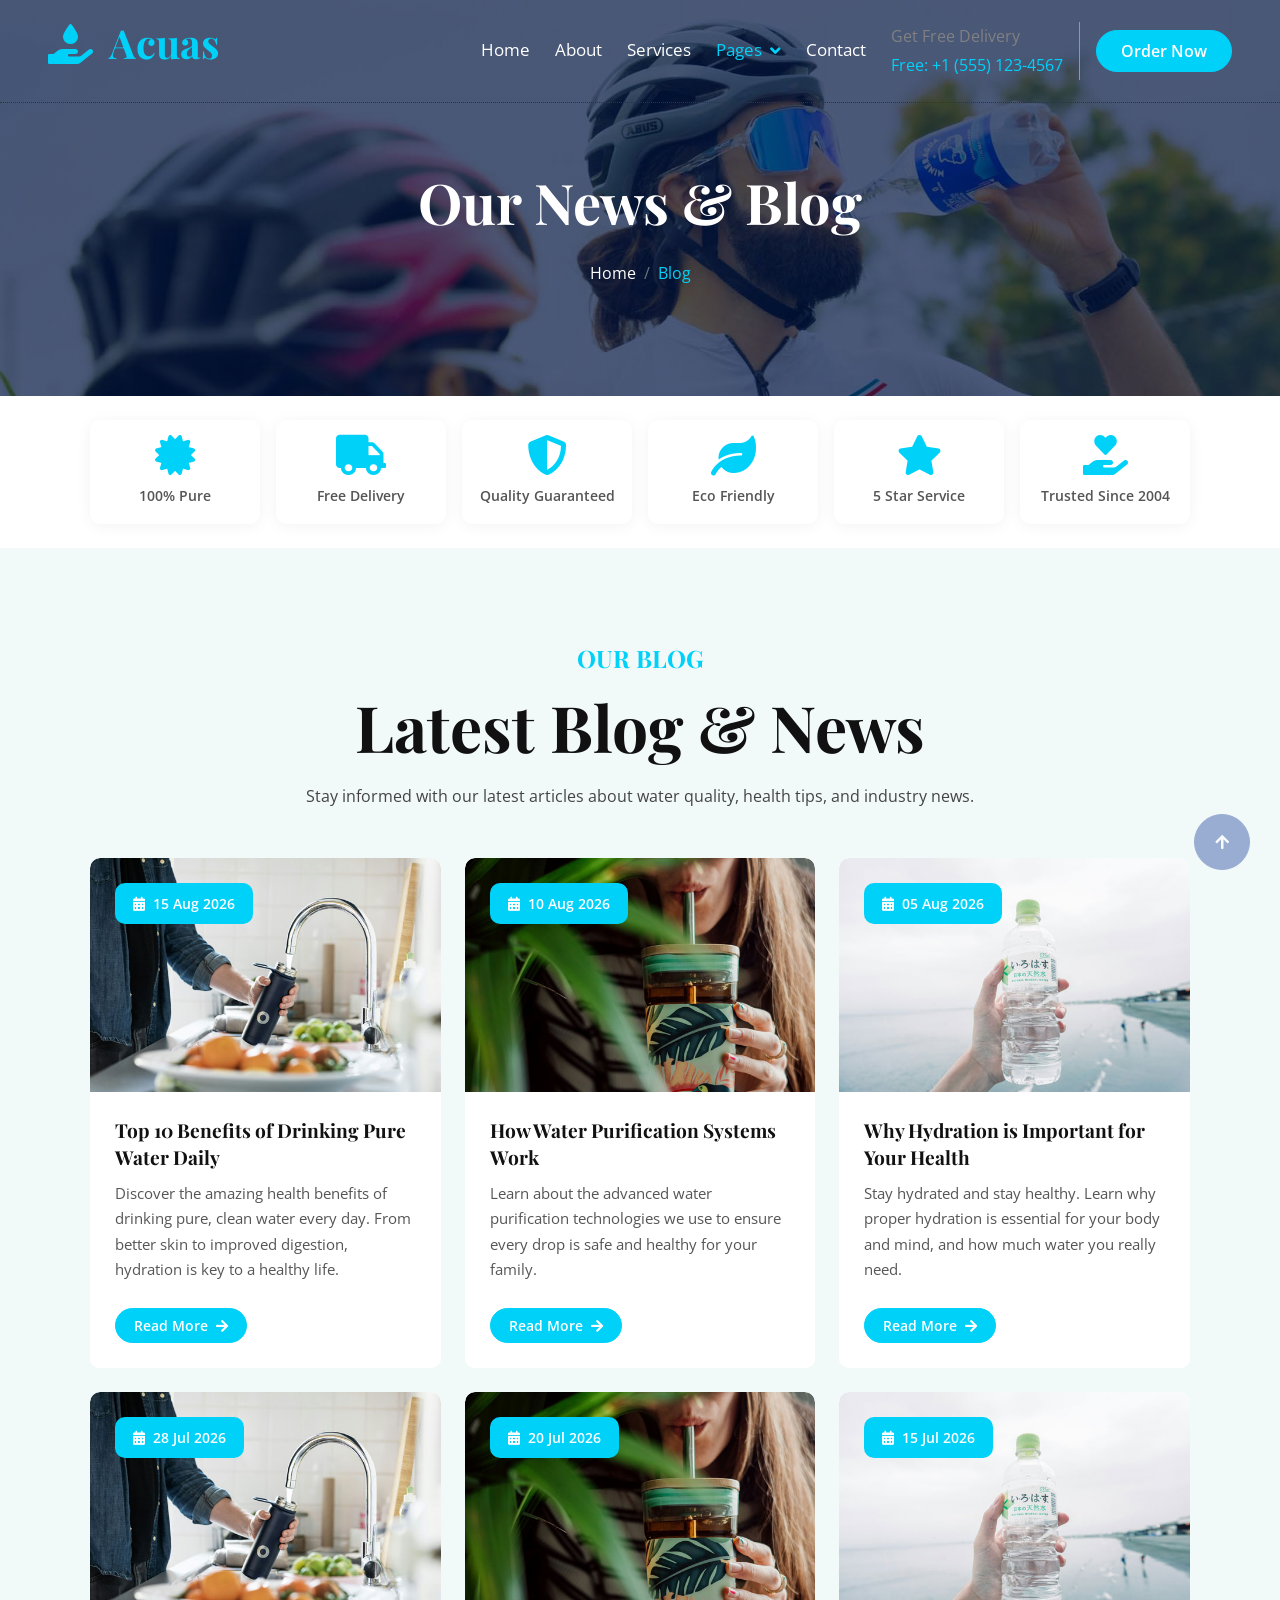
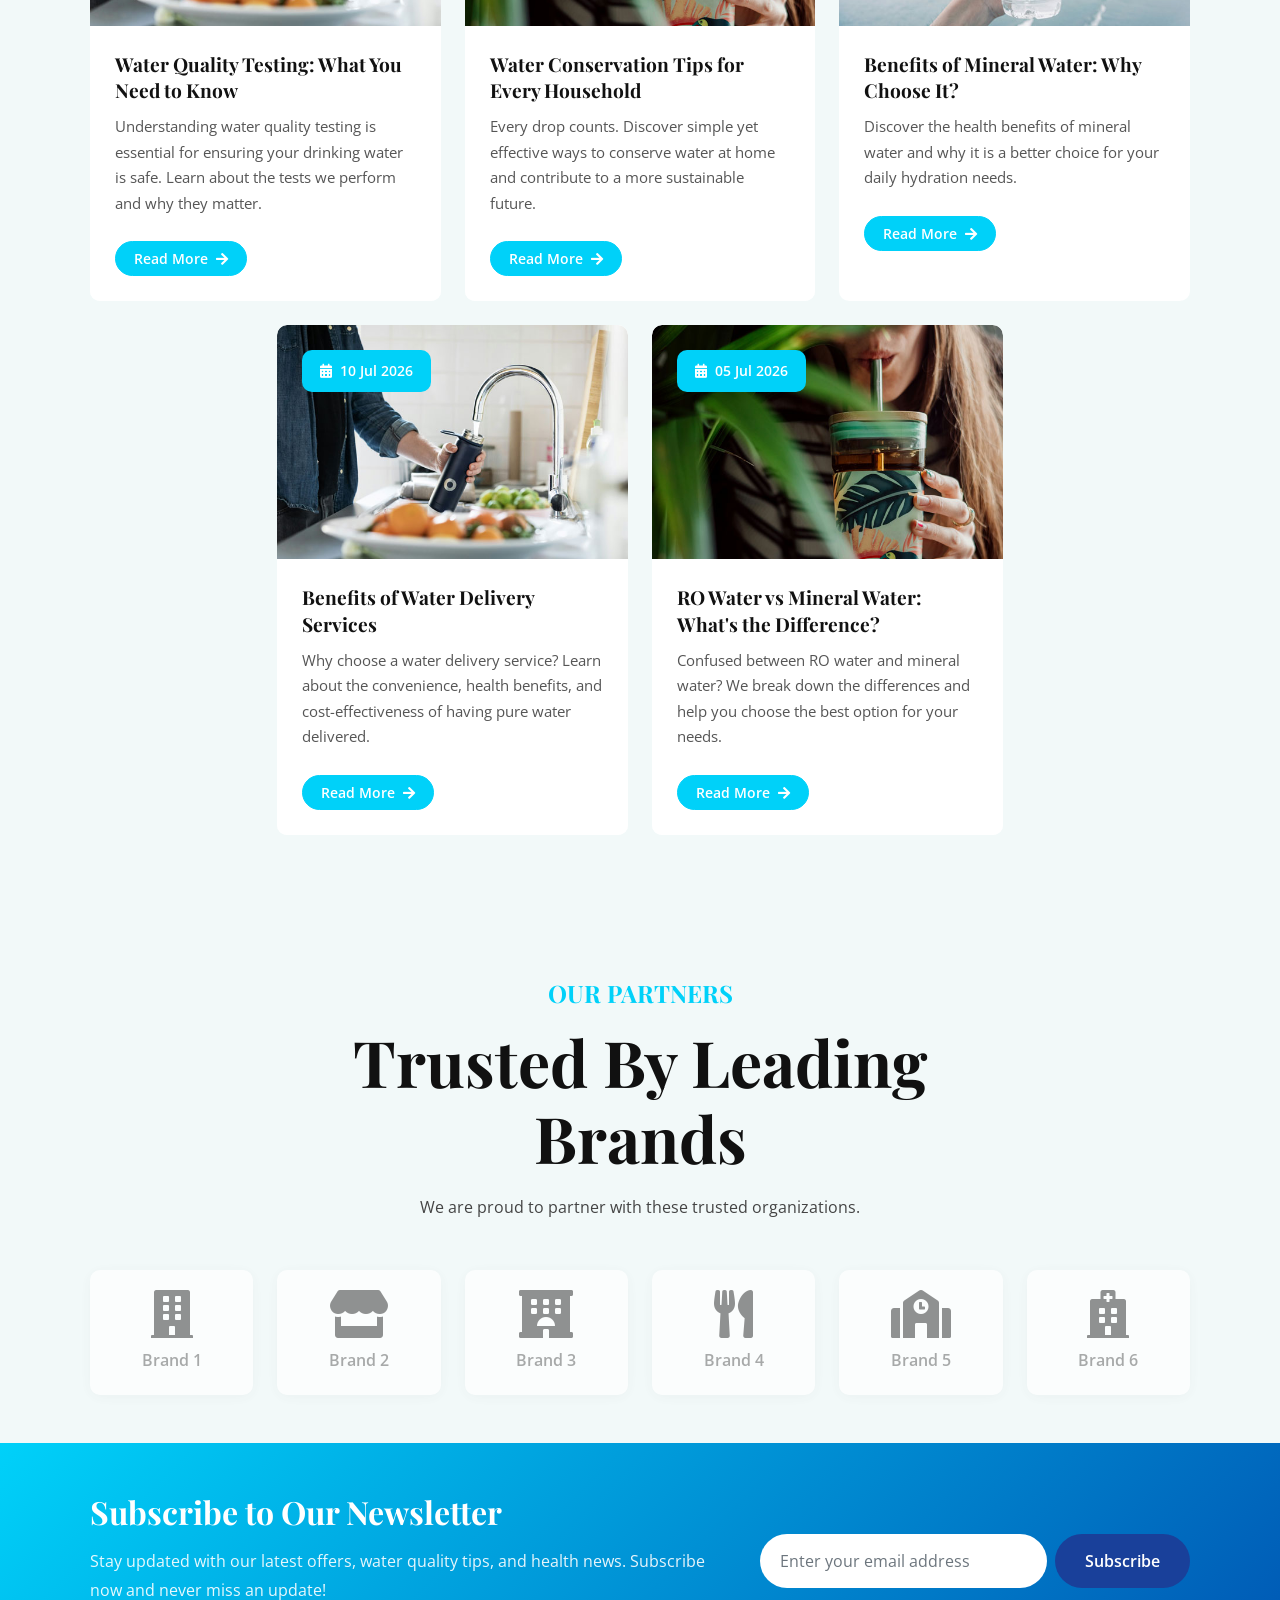
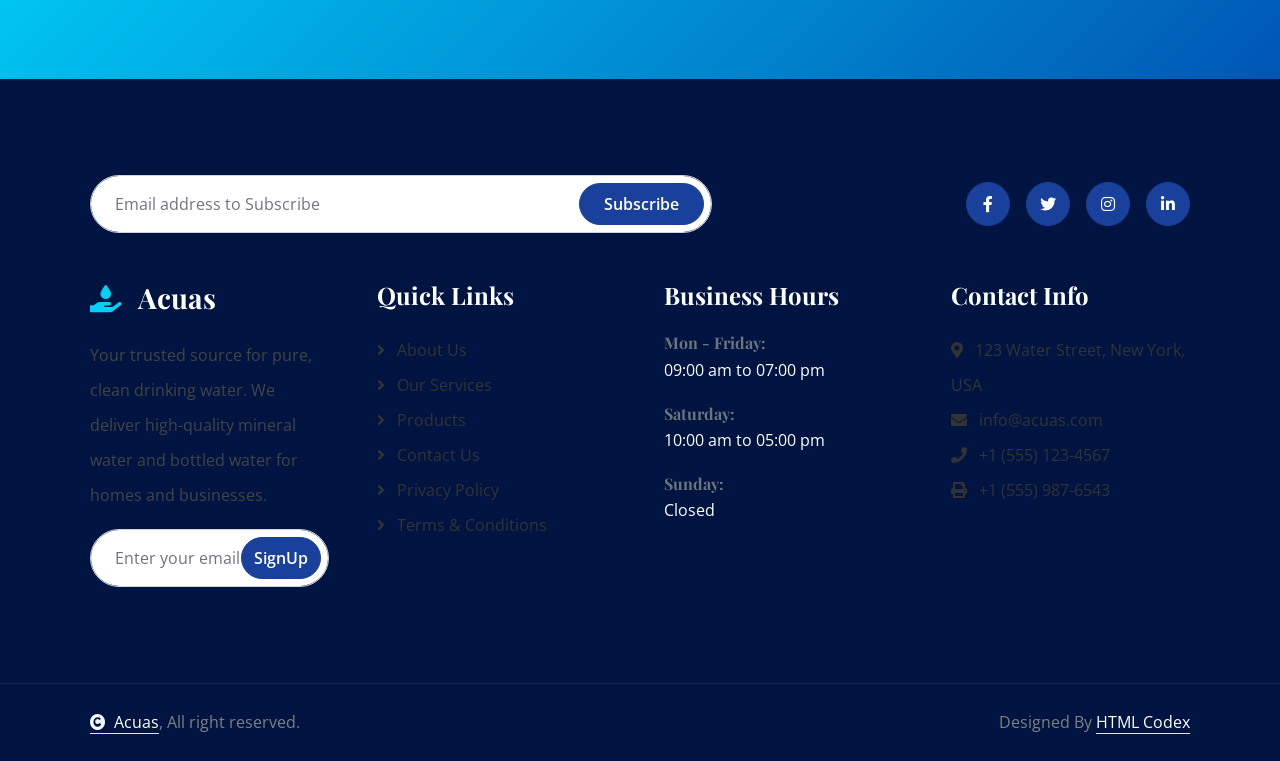
<file: blog.html>
<!DOCTYPE html>
<html lang="en">

<head>
    <meta charset="utf-8">
    <title>Blog - Acuas | Pure Drinking Water Tips & News</title>
    <meta content="width=device-width, initial-scale=1.0" name="viewport">
    <meta content="water blog, drinking water tips, hydration benefits, pure water news, Acuas blog, water quality" name="keywords">
    <meta content="Read the latest articles from Acuas about water quality, hydration tips, health benefits, and water delivery news. Stay informed and healthy." name="description">

    <!-- Google Web Fonts -->
    <link rel="preconnect" href="https://fonts.googleapis.com">
    <link rel="preconnect" href="https://fonts.gstatic.com" crossorigin>
    <link href="https://fonts.googleapis.com/css2?family=Open+Sans:ital,wdth,wght@0,75..100,300..800;1,75..100,300..800&family=Playfair+Display:ital,wght@0,400..900;1,400..900&display=swap" rel="stylesheet">

    <!-- Icon Font Stylesheet -->
    <link rel="stylesheet" href="https://use.fontawesome.com/releases/v5.15.4/css/all.css"/>
    <link href="https://cdn.jsdelivr.net/npm/bootstrap-icons@1.4.1/font/bootstrap-icons.css" rel="stylesheet">

    <!-- Libraries Stylesheet -->
    <link href="lib/animate/animate.min.css" rel="stylesheet">
    <link href="lib/owlcarousel/assets/owl.carousel.min.css" rel="stylesheet">

    <!-- Customized Bootstrap Stylesheet -->
    <link href="css/bootstrap.min.css" rel="stylesheet">

    <!-- Template Stylesheet -->
    <link href="css/style.css" rel="stylesheet">

    <style>
        /* Blog Card Hover Effects */
        .blog-item {
            transition: all 0.3s ease;
            border-radius: 10px;
            overflow: hidden;
            background: white;
            height: 100%;
        }
        .blog-item:hover {
            transform: translateY(-8px);
            box-shadow: 0 15px 50px rgba(0,0,0,0.12);
        }
        .blog-item .blog-img {
            position: relative;
            overflow: hidden;
        }
        .blog-item .blog-img img {
            transition: all 0.5s ease;
            width: 100%;
        }
        .blog-item:hover .blog-img img {
            transform: scale(1.05);
        }
        .blog-item .blog-date {
            position: absolute;
            top: 20px;
            left: 20px;
            background: var(--bs-primary);
            color: white;
            padding: 8px 18px;
            border-radius: 8px;
            font-size: 14px;
            font-weight: 600;
            z-index: 2;
        }
        .blog-item .blog-content {
            padding: 25px;
            background: white;
        }
        .blog-item .blog-content h4 {
            font-size: 1.2rem;
            font-weight: 700;
            line-height: 1.4;
            margin-bottom: 10px;
        }
        .blog-item .blog-content h4 a {
            color: #111;
            text-decoration: none;
            transition: 0.3s;
        }
        .blog-item .blog-content h4 a:hover {
            color: var(--bs-primary);
        }
        .blog-item .blog-content p {
            color: #555;
            font-size: 15px;
            line-height: 1.7;
            margin-bottom: 15px;
        }
        .blog-item .blog-content .btn-read-more {
            font-size: 14px;
            padding: 6px 18px;
            border-radius: 50px;
            font-weight: 600;
        }

        /* Trust Badges */
        .trust-badge {
            text-align: center;
            padding: 15px;
            background: white;
            border-radius: 10px;
            box-shadow: 0 2px 15px rgba(0,0,0,0.05);
            transition: 0.3s;
        }
        .trust-badge:hover {
            transform: translateY(-5px);
            box-shadow: 0 8px 30px rgba(0,0,0,0.1);
        }
        .trust-badge i {
            font-size: 2.5rem;
            color: var(--bs-primary);
            margin-bottom: 8px;
        }
        .trust-badge span {
            display: block;
            font-size: 0.9rem;
            color: #555;
            font-weight: 600;
        }

        /* Brand Partners */
        .brand-logo {
            background: white;
            padding: 20px;
            border-radius: 10px;
            box-shadow: 0 2px 15px rgba(0,0,0,0.05);
            text-align: center;
            transition: 0.3s;
            filter: grayscale(100%);
            opacity: 0.7;
        }
        .brand-logo:hover {
            filter: grayscale(0%);
            opacity: 1;
            transform: translateY(-5px);
            box-shadow: 0 8px 30px rgba(0,0,0,0.1);
        }
        .brand-logo i {
            font-size: 3rem;
            color: #666;
        }
        .brand-logo span {
            display: block;
            margin-top: 5px;
            color: #888;
            font-weight: 600;
        }

        /* Newsletter Section */
        .newsletter-section {
            background: linear-gradient(135deg, var(--bs-primary), #0056b3);
            padding: 50px 0;
        }
        .newsletter-section h2 {
            color: white;
        }
        .newsletter-section p {
            color: rgba(255,255,255,0.9);
        }
        .newsletter-section .form-control {
            border-radius: 50px;
            padding: 15px 20px;
            border: none;
        }
        .newsletter-section .btn-subscribe {
            border-radius: 50px;
            padding: 15px 30px;
            background: var(--bs-secondary);
            color: white;
            border: none;
            font-weight: 600;
        }
        .newsletter-section .btn-subscribe:hover {
            background: white;
            color: var(--bs-primary);
        }

        @media (max-width: 767px) {
            .blog-item .blog-content h4 { font-size: 1rem; }
            .blog-item .blog-content p { font-size: 14px; }
            .newsletter-section { padding: 30px 0; }
            .trust-badge { padding: 10px; }
            .trust-badge i { font-size: 1.8rem; }
        }
    </style>
</head>

<body>

    <!-- Spinner Start -->
    <div id="spinner" class="show bg-white position-fixed translate-middle w-100 vh-100 top-50 start-50 d-flex align-items-center justify-content-center">
        <div class="spinner-border text-primary" style="width: 3rem; height: 3rem;" role="status">
            <span class="sr-only">Loading...</span>
        </div>
    </div>
    <!-- Spinner End -->


    <!-- ============================================ -->
    <!-- SECTION 1: NAVBAR -->
    <!-- ============================================ -->
    <div class="container-fluid position-relative p-0">
        <nav class="navbar navbar-expand-lg navbar-light px-4 px-lg-5 py-3 py-lg-0">
            <a href="index.html" class="navbar-brand p-0">
                <h1 class="text-primary"><i class="fas fa-hand-holding-water me-3"></i>Acuas</h1>
            </a>
            <button class="navbar-toggler" type="button" data-bs-toggle="collapse" data-bs-target="#navbarCollapse">
                <span class="fa fa-bars"></span>
            </button>
            <div class="collapse navbar-collapse" id="navbarCollapse">
                <div class="navbar-nav ms-auto py-0">
                    <a href="index.html" class="nav-item nav-link">Home</a>
                    <a href="about.html" class="nav-item nav-link">About</a>
                    <a href="service.html" class="nav-item nav-link">Services</a>
                    <div class="nav-item dropdown">
                        <a href="#" class="nav-link dropdown-toggle active" data-bs-toggle="dropdown">Pages</a>
                        <div class="dropdown-menu m-0">
                            <a href="product.html" class="dropdown-item">Products</a>
                            <a href="blog.html" class="dropdown-item active">Blog Posts</a>
                            <a href="privacy-policy.html" class="dropdown-item">Privacy Policy</a>
                            <a href="terms.html" class="dropdown-item">Terms & Conditions</a>
                        </div>
                    </div>
                    <a href="contact.html" class="nav-item nav-link">Contact</a>
                </div>
                <div class="d-none d-xl-flex me-3">
                    <div class="d-flex flex-column pe-3 border-end border-primary">
                        <span class="text-body">Get Free Delivery</span>
                        <a href="tel:+15551234567"><span class="text-primary">Free: +1 (555) 123-4567</span></a>
                    </div>
                </div>
                <a href="contact.html" class="btn btn-primary rounded-pill d-inline-flex flex-shrink-0 py-2 px-4">Order Now</a>
            </div>
        </nav>
    </div>
    <!-- NAVBAR END -->


    <!-- ============================================ -->
    <!-- SECTION 2: PAGE HEADER -->
    <!-- ============================================ -->
    <div class="container-fluid bg-breadcrumb">
        <div class="container text-center py-5" style="max-width: 900px;">
            <h4 class="text-white display-4 mb-4 wow fadeInDown" data-wow-delay="0.1s">Our News & Blog</h4>
            <ol class="breadcrumb d-flex justify-content-center mb-0 wow fadeInDown" data-wow-delay="0.3s">
                <li class="breadcrumb-item"><a href="index.html">Home</a></li>
                <li class="breadcrumb-item active text-primary">Blog</li>
            </ol>
        </div>
    </div>
    <!-- PAGE HEADER END -->


    <!-- ============================================ -->
    <!-- SECTION 3: TRUST BADGES (NEW) -->
    <!-- ============================================ -->
    <div class="container-xxl py-4 wow fadeInUp" data-wow-delay="0.1s">
        <div class="container">
            <div class="row g-3">
                <div class="col-6 col-sm-4 col-md-2">
                    <div class="trust-badge">
                        <i class="fas fa-certificate"></i>
                        <span>100% Pure</span>
                    </div>
                </div>
                <div class="col-6 col-sm-4 col-md-2">
                    <div class="trust-badge">
                        <i class="fas fa-truck"></i>
                        <span>Free Delivery</span>
                    </div>
                </div>
                <div class="col-6 col-sm-4 col-md-2">
                    <div class="trust-badge">
                        <i class="fas fa-shield-alt"></i>
                        <span>Quality Guaranteed</span>
                    </div>
                </div>
                <div class="col-6 col-sm-4 col-md-2">
                    <div class="trust-badge">
                        <i class="fas fa-leaf"></i>
                        <span>Eco Friendly</span>
                    </div>
                </div>
                <div class="col-6 col-sm-4 col-md-2">
                    <div class="trust-badge">
                        <i class="fas fa-star"></i>
                        <span>5 Star Service</span>
                    </div>
                </div>
                <div class="col-6 col-sm-4 col-md-2">
                    <div class="trust-badge">
                        <i class="fas fa-hand-holding-heart"></i>
                        <span>Trusted Since 2004</span>
                    </div>
                </div>
            </div>
        </div>
    </div>
    <!-- TRUST BADGES END -->


    <!-- ============================================ -->
    <!-- SECTION 4: BLOG POSTS -->
    <!-- ============================================ -->
    <div class="container-fluid bg-light blog py-5">
        <div class="container py-5">
            <div class="text-center mx-auto pb-5 wow fadeInUp" data-wow-delay="0.2s" style="max-width: 800px;">
                <h4 class="text-uppercase text-primary">Our Blog</h4>
                <h1 class="display-3 text-capitalize mb-3">Latest Blog & News</h1>
                <p class="mb-0">Stay informed with our latest articles about water quality, health tips, and industry news.</p>
            </div>
            <div class="row g-4 justify-content-center">
                <!-- Blog Post 1 -->
                <div class="col-lg-6 col-xl-4 wow fadeInUp" data-wow-delay="0.2s">
                    <div class="blog-item">
                        <div class="blog-img">
                            <a href="blog-post-1.html">
                                <img src="img/blog-1.jpg" class="img-fluid w-100" alt="Benefits of Drinking Pure Water Daily">
                            </a>
                            <div class="blog-date"><i class="fa fa-calendar-alt me-1"></i> 15 Aug 2026</div>
                        </div>
                        <div class="blog-content">
                            <h4><a href="blog-post-1.html">Top 10 Benefits of Drinking Pure Water Daily</a></h4>
                            <p>Discover the amazing health benefits of drinking pure, clean water every day. From better skin to improved digestion, hydration is key to a healthy life.</p>
                            <a href="blog-post-1.html" class="btn btn-primary btn-sm rounded-pill btn-read-more">Read More <i class="fa fa-arrow-right ms-1"></i></a>
                        </div>
                    </div>
                </div>

                <!-- Blog Post 2 -->
                <div class="col-lg-6 col-xl-4 wow fadeInUp" data-wow-delay="0.3s">
                    <div class="blog-item">
                        <div class="blog-img">
                            <a href="blog-post-2.html">
                                <img src="img/blog-2.jpg" class="img-fluid w-100" alt="How Water Purification Systems Work">
                            </a>
                            <div class="blog-date"><i class="fa fa-calendar-alt me-1"></i> 10 Aug 2026</div>
                        </div>
                        <div class="blog-content">
                            <h4><a href="blog-post-2.html">How Water Purification Systems Work</a></h4>
                            <p>Learn about the advanced water purification technologies we use to ensure every drop is safe and healthy for your family.</p>
                            <a href="blog-post-2.html" class="btn btn-primary btn-sm rounded-pill btn-read-more">Read More <i class="fa fa-arrow-right ms-1"></i></a>
                        </div>
                    </div>
                </div>

                <!-- Blog Post 3 -->
                <div class="col-lg-6 col-xl-4 wow fadeInUp" data-wow-delay="0.4s">
                    <div class="blog-item">
                        <div class="blog-img">
                            <a href="blog-post-3.html">
                                <img src="img/blog-3.jpg" class="img-fluid w-100" alt="Why Hydration is Important for Your Health">
                            </a>
                            <div class="blog-date"><i class="fa fa-calendar-alt me-1"></i> 05 Aug 2026</div>
                        </div>
                        <div class="blog-content">
                            <h4><a href="blog-post-3.html">Why Hydration is Important for Your Health</a></h4>
                            <p>Stay hydrated and stay healthy. Learn why proper hydration is essential for your body and mind, and how much water you really need.</p>
                            <a href="blog-post-3.html" class="btn btn-primary btn-sm rounded-pill btn-read-more">Read More <i class="fa fa-arrow-right ms-1"></i></a>
                        </div>
                    </div>
                </div>

                <!-- Blog Post 4 -->
                <div class="col-lg-6 col-xl-4 wow fadeInUp" data-wow-delay="0.2s">
                    <div class="blog-item">
                        <div class="blog-img">
                            <a href="blog-post-4.html">
                                <img src="img/blog-1.jpg" class="img-fluid w-100" alt="Water Quality Testing">
                            </a>
                            <div class="blog-date"><i class="fa fa-calendar-alt me-1"></i> 28 Jul 2026</div>
                        </div>
                        <div class="blog-content">
                            <h4><a href="blog-post-4.html">Water Quality Testing: What You Need to Know</a></h4>
                            <p>Understanding water quality testing is essential for ensuring your drinking water is safe. Learn about the tests we perform and why they matter.</p>
                            <a href="blog-post-4.html" class="btn btn-primary btn-sm rounded-pill btn-read-more">Read More <i class="fa fa-arrow-right ms-1"></i></a>
                        </div>
                    </div>
                </div>

                <!-- Blog Post 5 -->
                <div class="col-lg-6 col-xl-4 wow fadeInUp" data-wow-delay="0.3s">
                    <div class="blog-item">
                        <div class="blog-img">
                            <a href="blog-post-5.html">
                                <img src="img/blog-2.jpg" class="img-fluid w-100" alt="Water Conservation Tips">
                            </a>
                            <div class="blog-date"><i class="fa fa-calendar-alt me-1"></i> 20 Jul 2026</div>
                        </div>
                        <div class="blog-content">
                            <h4><a href="blog-post-5.html">Water Conservation Tips for Every Household</a></h4>
                            <p>Every drop counts. Discover simple yet effective ways to conserve water at home and contribute to a more sustainable future.</p>
                            <a href="blog-post-5.html" class="btn btn-primary btn-sm rounded-pill btn-read-more">Read More <i class="fa fa-arrow-right ms-1"></i></a>
                        </div>
                    </div>
                </div>

                <!-- Blog Post 6 -->
                <div class="col-lg-6 col-xl-4 wow fadeInUp" data-wow-delay="0.4s">
                    <div class="blog-item">
                        <div class="blog-img">
                            <a href="blog-post-6.html">
                                <img src="img/blog-3.jpg" class="img-fluid w-100" alt="Benefits of Mineral Water">
                            </a>
                            <div class="blog-date"><i class="fa fa-calendar-alt me-1"></i> 15 Jul 2026</div>
                        </div>
                        <div class="blog-content">
                            <h4><a href="blog-post-6.html">Benefits of Mineral Water: Why Choose It?</a></h4>
                            <p>Discover the health benefits of mineral water and why it is a better choice for your daily hydration needs.</p>
                            <a href="blog-post-6.html" class="btn btn-primary btn-sm rounded-pill btn-read-more">Read More <i class="fa fa-arrow-right ms-1"></i></a>
                        </div>
                    </div>
                </div>

                <!-- Blog Post 7 -->
                <div class="col-lg-6 col-xl-4 wow fadeInUp" data-wow-delay="0.2s">
                    <div class="blog-item">
                        <div class="blog-img">
                            <a href="blog-post-7.html">
                                <img src="img/blog-1.jpg" class="img-fluid w-100" alt="Water Delivery Benefits">
                            </a>
                            <div class="blog-date"><i class="fa fa-calendar-alt me-1"></i> 10 Jul 2026</div>
                        </div>
                        <div class="blog-content">
                            <h4><a href="blog-post-7.html">Benefits of Water Delivery Services</a></h4>
                            <p>Why choose a water delivery service? Learn about the convenience, health benefits, and cost-effectiveness of having pure water delivered.</p>
                            <a href="blog-post-7.html" class="btn btn-primary btn-sm rounded-pill btn-read-more">Read More <i class="fa fa-arrow-right ms-1"></i></a>
                        </div>
                    </div>
                </div>

                <!-- Blog Post 8 -->
                <div class="col-lg-6 col-xl-4 wow fadeInUp" data-wow-delay="0.3s">
                    <div class="blog-item">
                        <div class="blog-img">
                            <a href="blog-post-8.html">
                                <img src="img/blog-2.jpg" class="img-fluid w-100" alt="RO Water vs Mineral Water">
                            </a>
                            <div class="blog-date"><i class="fa fa-calendar-alt me-1"></i> 05 Jul 2026</div>
                        </div>
                        <div class="blog-content">
                            <h4><a href="blog-post-8.html">RO Water vs Mineral Water: What's the Difference?</a></h4>
                            <p>Confused between RO water and mineral water? We break down the differences and help you choose the best option for your needs.</p>
                            <a href="blog-post-8.html" class="btn btn-primary btn-sm rounded-pill btn-read-more">Read More <i class="fa fa-arrow-right ms-1"></i></a>
                        </div>
                    </div>
                </div>
            </div>
        </div>
    </div>
    <!-- BLOG POSTS END -->


    <!-- ============================================ -->
    <!-- SECTION 5: BRAND PARTNERS (NEW) -->
    <!-- ============================================ -->
    <div class="container-xxl py-5 bg-light">
        <div class="container">
            <div class="text-center mx-auto pb-5 wow fadeInUp" data-wow-delay="0.2s" style="max-width: 800px;">
                <h4 class="text-uppercase text-primary">Our Partners</h4>
                <h1 class="display-3 text-capitalize mb-3">Trusted By Leading Brands</h1>
                <p class="mb-0">We are proud to partner with these trusted organizations.</p>
            </div>
            <div class="row g-4 justify-content-center">
                <div class="col-4 col-md-2">
                    <div class="brand-logo">
                        <i class="fas fa-building"></i>
                        <span>Brand 1</span>
                    </div>
                </div>
                <div class="col-4 col-md-2">
                    <div class="brand-logo">
                        <i class="fas fa-store"></i>
                        <span>Brand 2</span>
                    </div>
                </div>
                <div class="col-4 col-md-2">
                    <div class="brand-logo">
                        <i class="fas fa-hotel"></i>
                        <span>Brand 3</span>
                    </div>
                </div>
                <div class="col-4 col-md-2">
                    <div class="brand-logo">
                        <i class="fas fa-utensils"></i>
                        <span>Brand 4</span>
                    </div>
                </div>
                <div class="col-4 col-md-2">
                    <div class="brand-logo">
                        <i class="fas fa-school"></i>
                        <span>Brand 5</span>
                    </div>
                </div>
                <div class="col-4 col-md-2">
                    <div class="brand-logo">
                        <i class="fas fa-hospital"></i>
                        <span>Brand 6</span>
                    </div>
                </div>
            </div>
        </div>
    </div>
    <!-- BRAND PARTNERS END -->


    <!-- ============================================ -->
    <!-- SECTION 6: NEWSLETTER / CTA -->
    <!-- ============================================ -->
    <div class="newsletter-section wow fadeInUp" data-wow-delay="0.2s">
        <div class="container">
            <div class="row g-5 align-items-center">
                <div class="col-lg-7">
                    <h2>Subscribe to Our Newsletter</h2>
                    <p>Stay updated with our latest offers, water quality tips, and health news. Subscribe now and never miss an update!</p>
                </div>
                <div class="col-lg-5">
                    <div class="d-flex">
                        <input class="form-control rounded-pill me-2" type="email" placeholder="Enter your email address">
                        <button class="btn btn-subscribe rounded-pill flex-shrink-0" type="button">Subscribe</button>
                    </div>
                </div>
            </div>
        </div>
    </div>
    <!-- NEWSLETTER END -->


    <!-- ============================================ -->
    <!-- SECTION 7: FOOTER -->
    <!-- ============================================ -->
    <div class="container-fluid footer py-5 wow fadeIn" data-wow-delay="0.2s">
        <div class="container py-5">
            <div class="row g-5 mb-5 align-items-center">
                <div class="col-lg-7">
                    <div class="position-relative mx-auto">
                        <input class="form-control rounded-pill w-100 py-3 ps-4 pe-5" type="text" placeholder="Email address to Subscribe">
                        <button type="button" class="btn btn-secondary rounded-pill position-absolute top-0 end-0 py-2 px-4 mt-2 me-2">Subscribe</button>
                    </div>
                </div>
                <div class="col-lg-5">
                    <div class="d-flex align-items-center justify-content-center justify-content-lg-end">
                        <a class="btn btn-secondary btn-md-square rounded-circle me-3" href="https://facebook.com/acuaswater"><i class="fab fa-facebook-f"></i></a>
                        <a class="btn btn-secondary btn-md-square rounded-circle me-3" href="https://twitter.com/acuaswater"><i class="fab fa-twitter"></i></a>
                        <a class="btn btn-secondary btn-md-square rounded-circle me-3" href="https://instagram.com/acuaswater"><i class="fab fa-instagram"></i></a>
                        <a class="btn btn-secondary btn-md-square rounded-circle me-0" href="https://linkedin.com/company/acuaswater"><i class="fab fa-linkedin-in"></i></a>
                    </div>
                </div>
            </div>
            <div class="row g-5">
                <div class="col-md-6 col-lg-6 col-xl-3">
                    <div class="footer-item d-flex flex-column">
                        <div class="footer-item">
                            <h3 class="text-white mb-4"><i class="fas fa-hand-holding-water text-primary me-3"></i>Acuas</h3>
                            <p class="mb-3">Your trusted source for pure, clean drinking water. We deliver high-quality mineral water and bottled water for homes and businesses.</p>
                        </div>
                        <div class="position-relative">
                            <input class="form-control rounded-pill w-100 py-3 ps-4 pe-5" type="email" placeholder="Enter your email">
                            <button type="button" class="btn btn-secondary rounded-pill position-absolute top-0 end-0 py-2 mt-2 me-2">SignUp</button>
                        </div>
                    </div>
                </div>
                <div class="col-md-6 col-lg-6 col-xl-3">
                    <div class="footer-item d-flex flex-column">
                        <h4 class="text-white mb-4">Quick Links</h4>
                        <a href="about.html"><i class="fas fa-angle-right me-2"></i> About Us</a>
                        <a href="service.html"><i class="fas fa-angle-right me-2"></i> Our Services</a>
                        <a href="product.html"><i class="fas fa-angle-right me-2"></i> Products</a>
                        <a href="contact.html"><i class="fas fa-angle-right me-2"></i> Contact Us</a>
                        <a href="privacy-policy.html"><i class="fas fa-angle-right me-2"></i> Privacy Policy</a>
                        <a href="terms.html"><i class="fas fa-angle-right me-2"></i> Terms & Conditions</a>
                    </div>
                </div>
                <div class="col-md-6 col-lg-6 col-xl-3">
                    <div class="footer-item d-flex flex-column">
                        <h4 class="text-white mb-4">Business Hours</h4>
                        <div class="mb-3">
                            <h6 class="text-muted mb-0">Mon - Friday:</h6>
                            <p class="text-white mb-0">09:00 am to 07:00 pm</p>
                        </div>
                        <div class="mb-3">
                            <h6 class="text-muted mb-0">Saturday:</h6>
                            <p class="text-white mb-0">10:00 am to 05:00 pm</p>
                        </div>
                        <div class="mb-3">
                            <h6 class="text-muted mb-0">Sunday:</h6>
                            <p class="text-white mb-0">Closed</p>
                        </div>
                    </div>
                </div>
                <div class="col-md-6 col-lg-6 col-xl-3">
                    <div class="footer-item d-flex flex-column">
                        <h4 class="text-white mb-4">Contact Info</h4>
                        <a href="#"><i class="fa fa-map-marker-alt me-2"></i> 123 Water Street, New York, USA</a>
                        <a href="mailto:info@acuas.com"><i class="fas fa-envelope me-2"></i> info@acuas.com</a>
                        <a href="tel:+15551234567"><i class="fas fa-phone me-2"></i> +1 (555) 123-4567</a>
                        <a href="tel:+15559876543" class="mb-3"><i class="fas fa-print me-2"></i> +1 (555) 987-6543</a>
                    </div>
                </div>
            </div>
        </div>
    </div>
    <!-- FOOTER END -->


    <!-- ============================================ -->
    <!-- SECTION 8: COPYRIGHT -->
    <!-- ============================================ -->
    <div class="container-fluid copyright py-4">
        <div class="container">
            <div class="row g-4 align-items-center">
                <div class="col-md-6 text-center text-md-start mb-md-0">
                    <span class="text-body"><a href="index.html" class="border-bottom text-white"><i class="fas fa-copyright text-light me-2"></i>Acuas</a>, All right reserved.</span>
                </div>
                <div class="col-md-6 text-center text-md-end text-body">
                    Designed By <a class="border-bottom text-white" href="https://htmlcodex.com">HTML Codex</a>
                </div>
            </div>
        </div>
    </div>
    <!-- COPYRIGHT END -->


    <!-- Back to Top -->
    <a href="#" class="btn btn-secondary btn-lg-square rounded-circle back-to-top"><i class="fa fa-arrow-up"></i></a>


    <!-- JavaScript Libraries -->
    <script src="https://ajax.googleapis.com/ajax/libs/jquery/3.6.4/jquery.min.js"></script>
    <script src="https://cdn.jsdelivr.net/npm/bootstrap@5.0.0/dist/js/bootstrap.bundle.min.js"></script>
    <script src="lib/wow/wow.min.js"></script>
    <script src="lib/easing/easing.min.js"></script>
    <script src="lib/waypoints/waypoints.min.js"></script>
    <script src="lib/owlcarousel/owl.carousel.min.js"></script>

    <!-- Template Javascript -->
    <script src="js/main.js"></script>
</body>

</html>
</file>
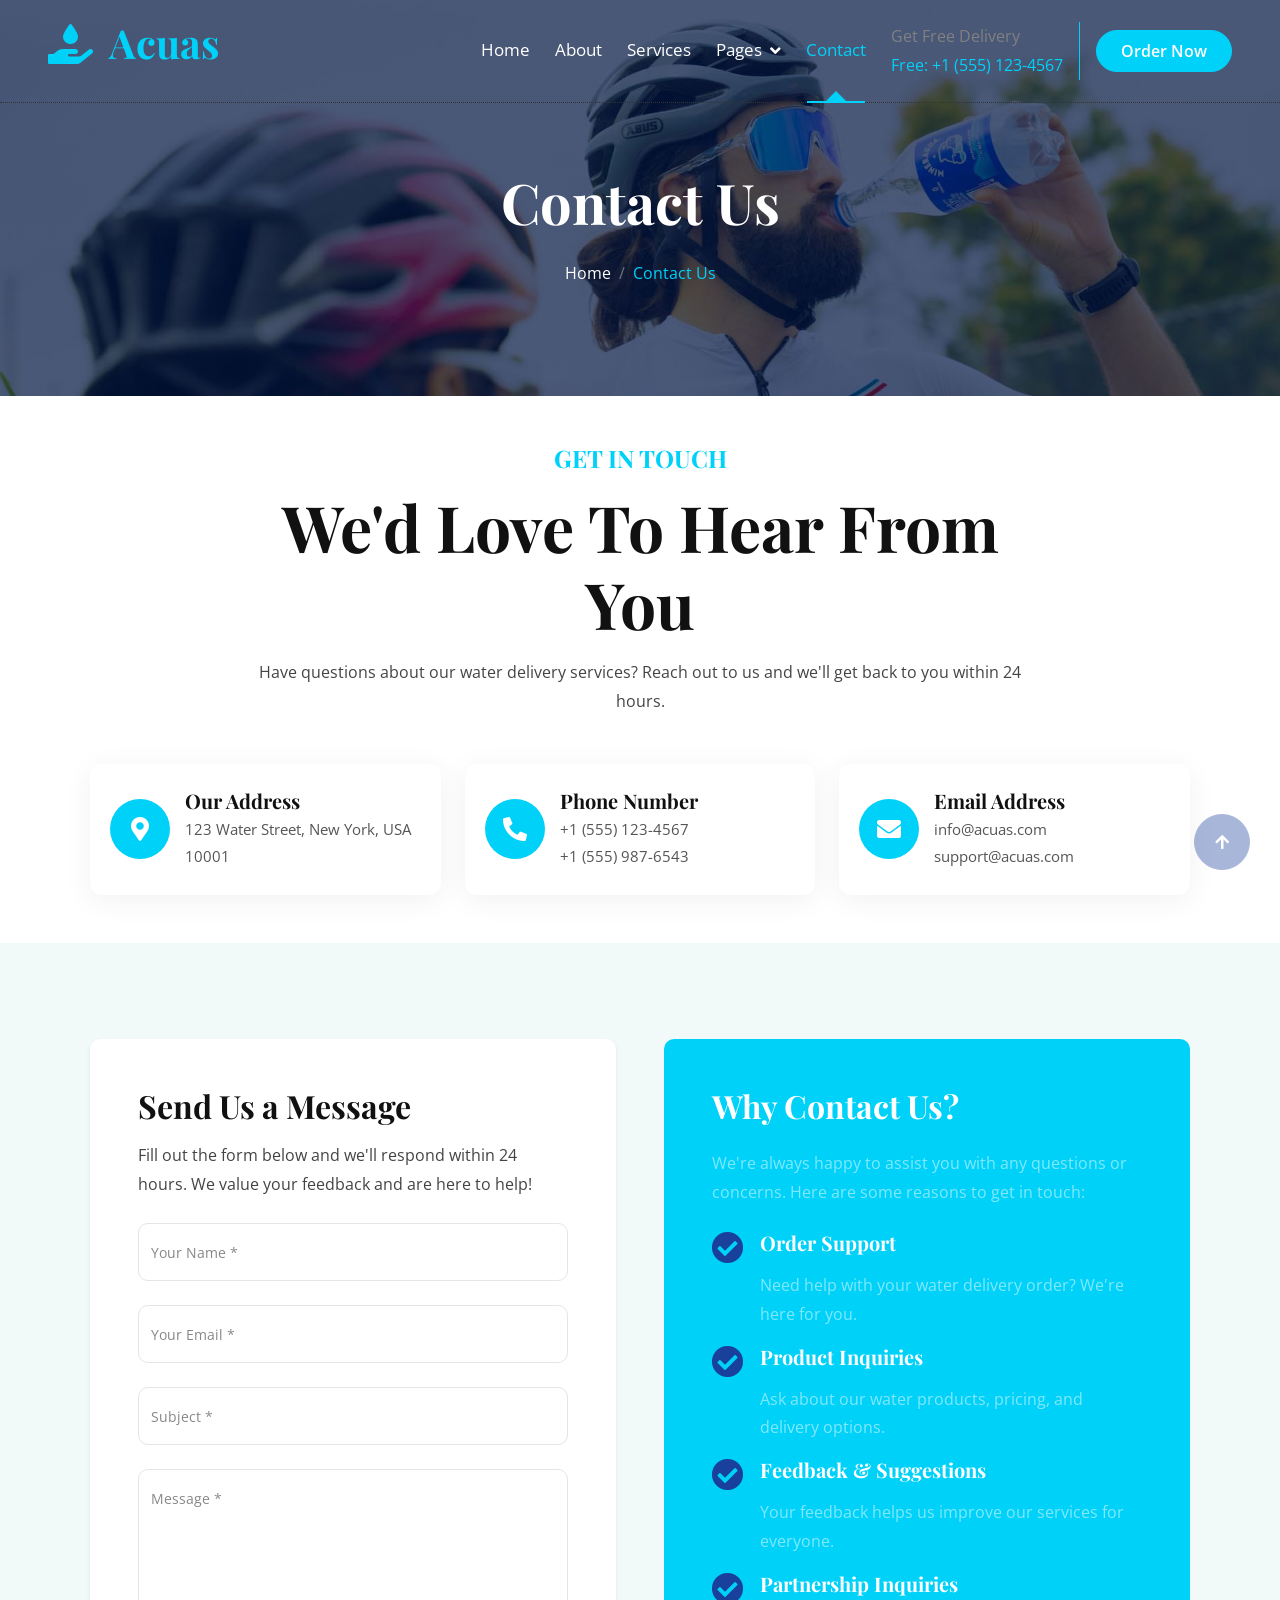
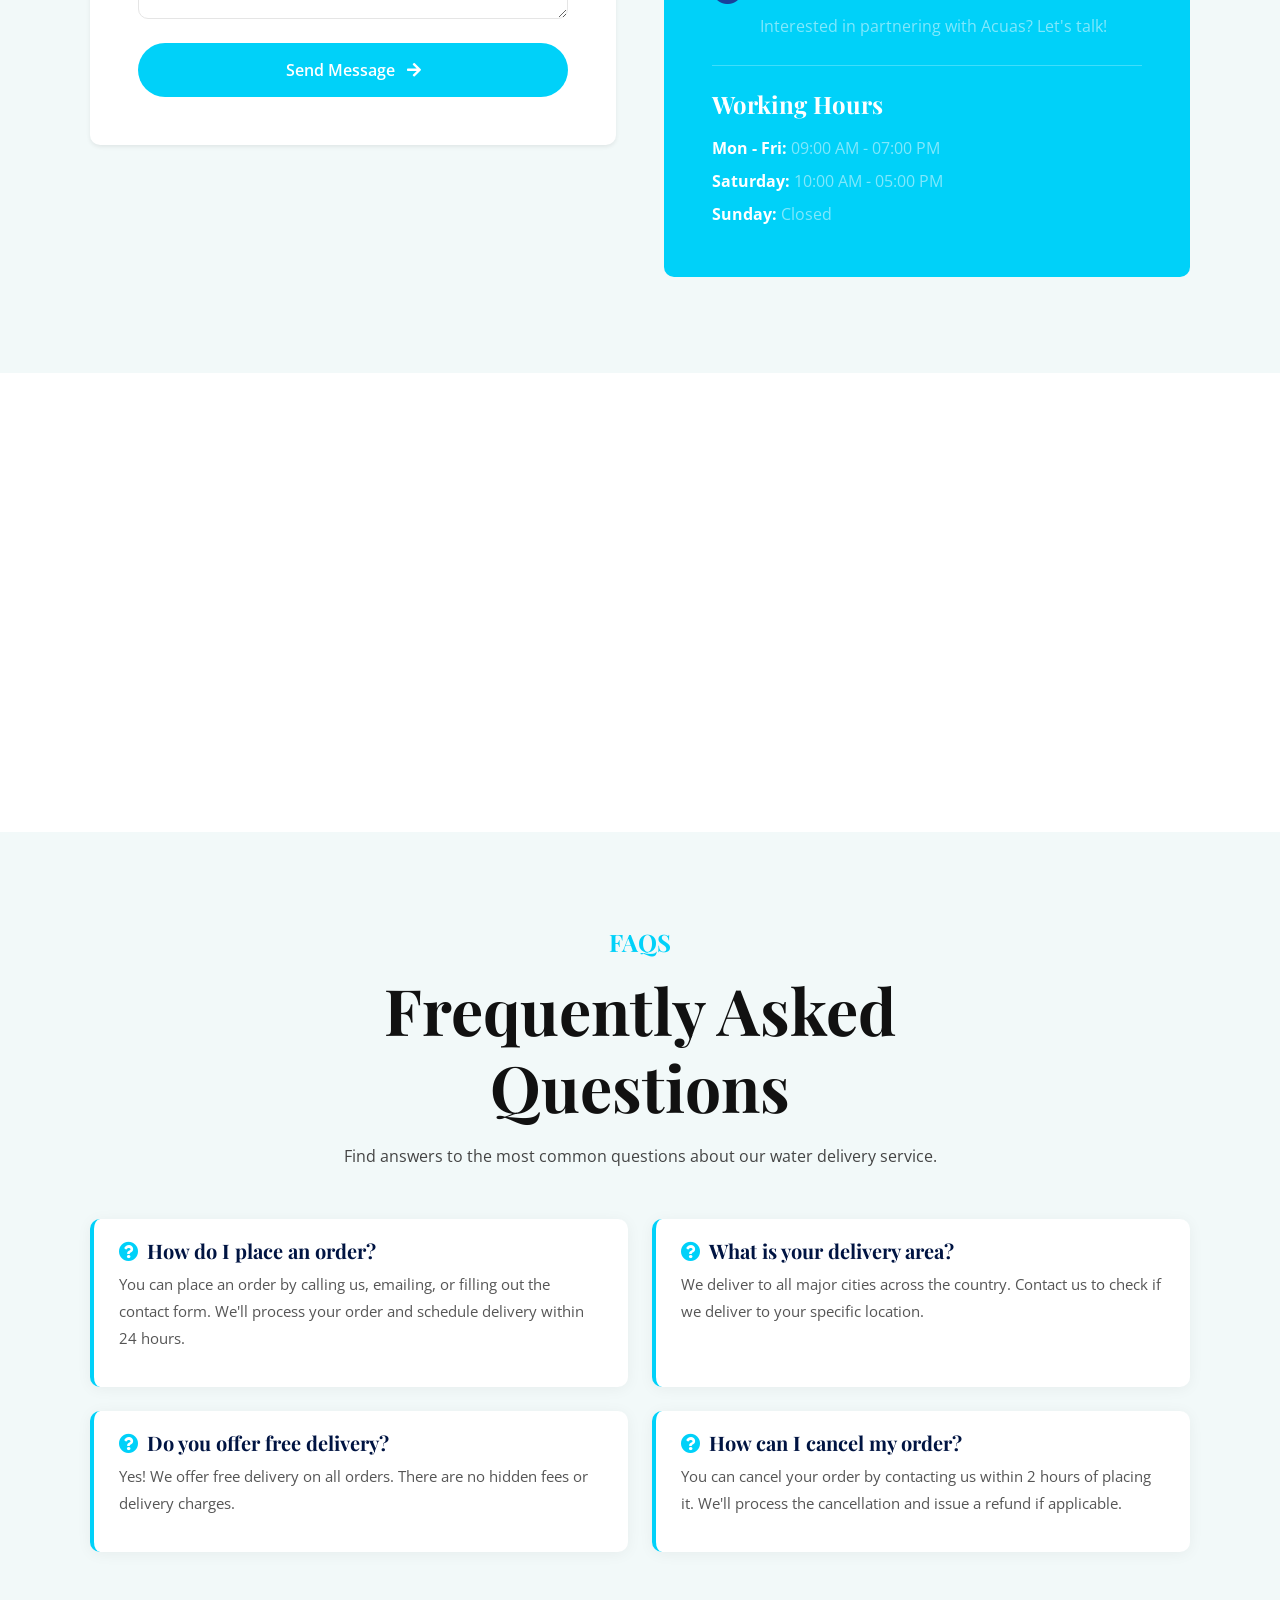
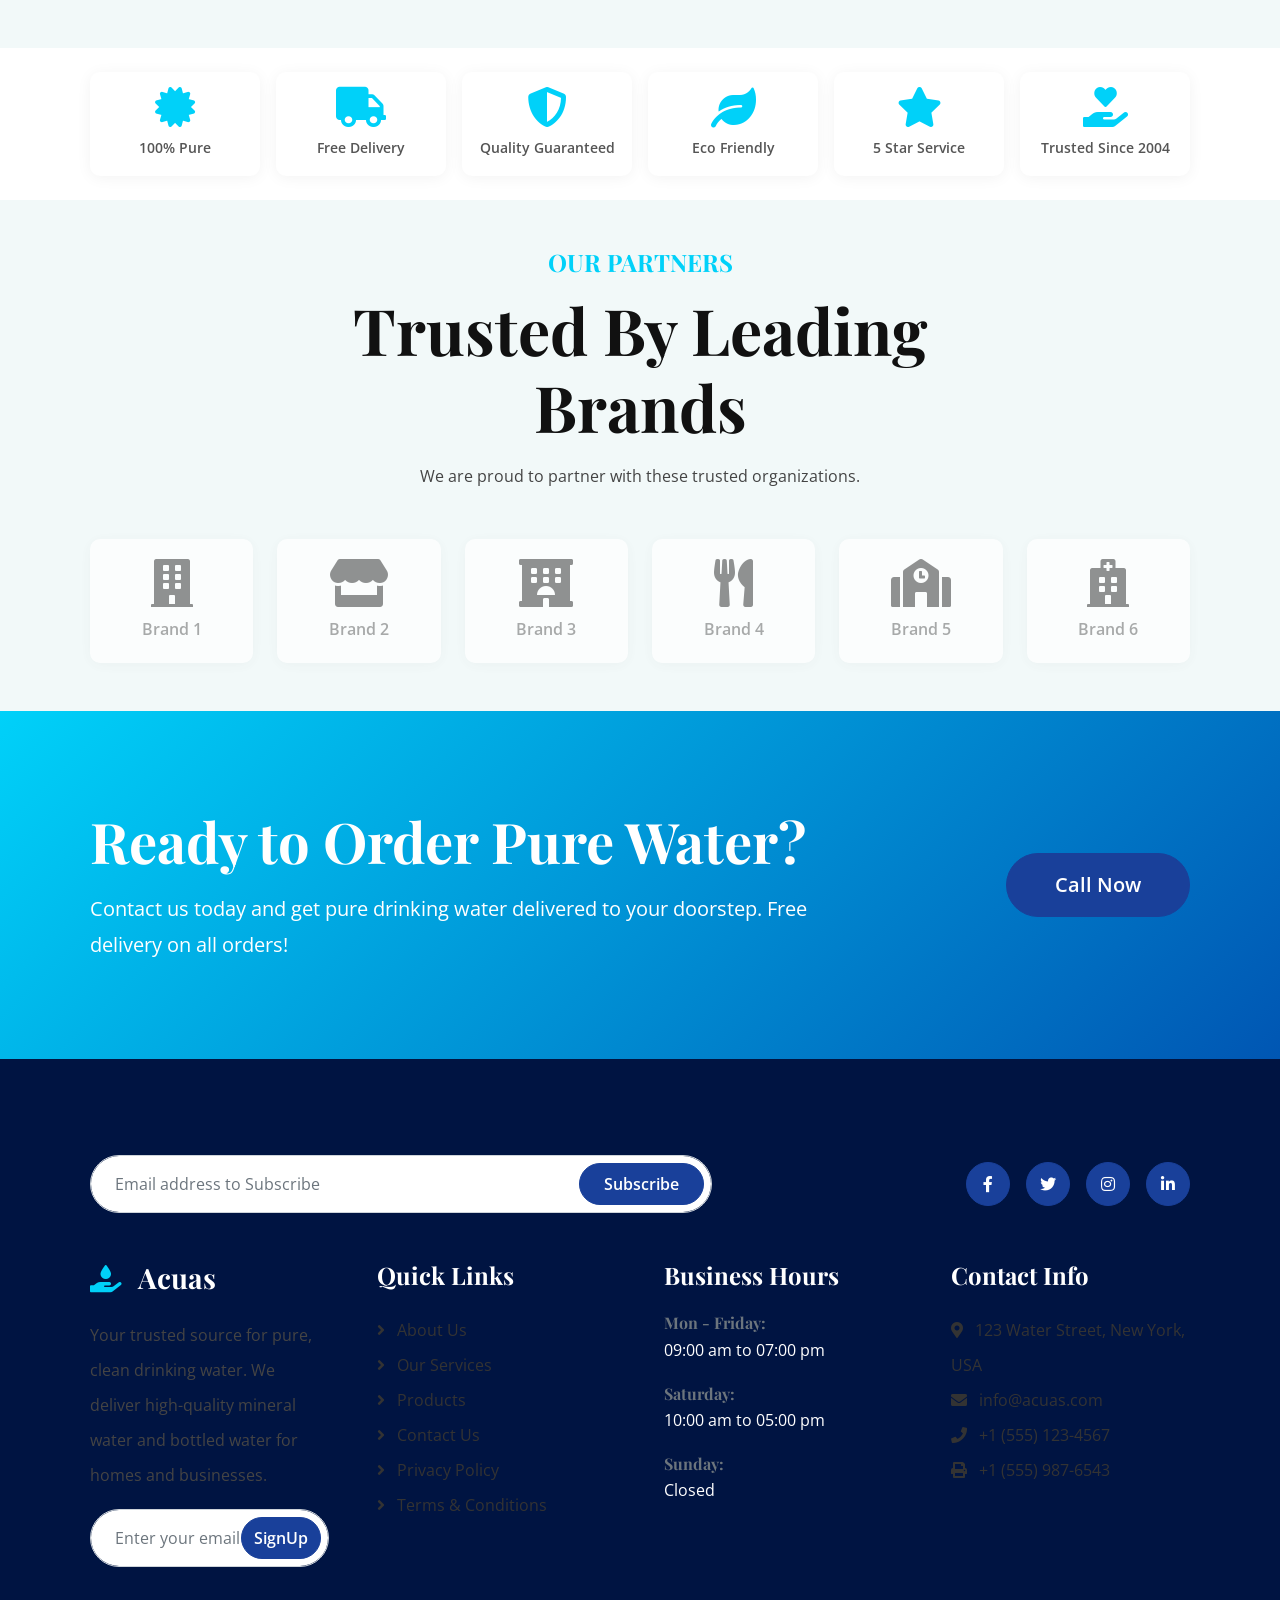
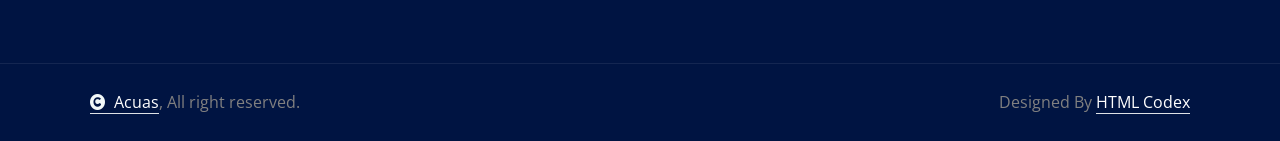
<file: contact.html>
<!DOCTYPE html>
<html lang="en">

<head>
    <meta charset="utf-8">
    <title>Contact Us - Acuas | Pure Drinking Water Delivery</title>
    <meta content="width=device-width, initial-scale=1.0" name="viewport">
    <meta content="contact Acuas, water delivery, pure drinking water, customer support, order water, water service" name="keywords">
    <meta content="Contact Acuas for pure drinking water delivery. Reach us by phone, email, or visit our office. We're here to help with your water needs." name="description">

    <!-- Google Web Fonts -->
    <link rel="preconnect" href="https://fonts.googleapis.com">
    <link rel="preconnect" href="https://fonts.gstatic.com" crossorigin>
    <link href="https://fonts.googleapis.com/css2?family=Open+Sans:ital,wdth,wght@0,75..100,300..800;1,75..100,300..800&family=Playfair+Display:ital,wght@0,400..900;1,400..900&display=swap" rel="stylesheet">

    <!-- Icon Font Stylesheet -->
    <link rel="stylesheet" href="https://use.fontawesome.com/releases/v5.15.4/css/all.css"/>
    <link href="https://cdn.jsdelivr.net/npm/bootstrap-icons@1.4.1/font/bootstrap-icons.css" rel="stylesheet">

    <!-- Libraries Stylesheet -->
    <link href="lib/animate/animate.min.css" rel="stylesheet">
    <link href="lib/owlcarousel/assets/owl.carousel.min.css" rel="stylesheet">

    <!-- Customized Bootstrap Stylesheet -->
    <link href="css/bootstrap.min.css" rel="stylesheet">

    <!-- Template Stylesheet -->
    <link href="css/style.css" rel="stylesheet">

    <style>
        /* Contact Info Boxes */
        .contact-info-box {
            background: white;
            padding: 25px 20px;
            border-radius: 12px;
            box-shadow: 0 5px 30px rgba(0,0,0,0.06);
            transition: all 0.3s ease;
            height: 100%;
            display: flex;
            align-items: center;
        }
        .contact-info-box:hover {
            transform: translateY(-5px);
            box-shadow: 0 10px 40px rgba(0,0,0,0.1);
        }
        .contact-info-box .icon-box {
            width: 60px;
            height: 60px;
            background: var(--bs-primary);
            border-radius: 50%;
            display: flex;
            align-items: center;
            justify-content: center;
            flex-shrink: 0;
            margin-right: 15px;
        }
        .contact-info-box .icon-box i {
            color: white;
            font-size: 1.5rem;
        }
        .contact-info-box h5 {
            margin-bottom: 3px;
            font-weight: 700;
        }
        .contact-info-box p {
            margin-bottom: 0;
            color: #555;
            font-size: 15px;
        }

        /* Trust Badges */
        .trust-badge {
            text-align: center;
            padding: 15px;
            background: white;
            border-radius: 10px;
            box-shadow: 0 2px 15px rgba(0,0,0,0.05);
            transition: 0.3s;
        }
        .trust-badge:hover {
            transform: translateY(-5px);
            box-shadow: 0 8px 30px rgba(0,0,0,0.1);
        }
        .trust-badge i {
            font-size: 2.5rem;
            color: var(--bs-primary);
            margin-bottom: 8px;
        }
        .trust-badge span {
            display: block;
            font-size: 0.9rem;
            color: #555;
            font-weight: 600;
        }

        /* Brand Partners */
        .brand-logo {
            background: white;
            padding: 20px;
            border-radius: 10px;
            box-shadow: 0 2px 15px rgba(0,0,0,0.05);
            text-align: center;
            transition: 0.3s;
            filter: grayscale(100%);
            opacity: 0.7;
        }
        .brand-logo:hover {
            filter: grayscale(0%);
            opacity: 1;
            transform: translateY(-5px);
            box-shadow: 0 8px 30px rgba(0,0,0,0.1);
        }
        .brand-logo i {
            font-size: 3rem;
            color: #666;
        }
        .brand-logo span {
            display: block;
            margin-top: 5px;
            color: #888;
            font-weight: 600;
        }

        /* Form Styling */
        .contact-form .form-control {
            border-radius: 10px;
            padding: 15px 20px;
            border: 1px solid #e5e5e5;
            font-size: 15px;
            transition: 0.3s;
        }
        .contact-form .form-control:focus {
            border-color: var(--bs-primary);
            box-shadow: 0 0 0 3px rgba(60, 184, 21, 0.15);
        }
        .contact-form .form-floating label {
            font-size: 14px;
            color: #888;
        }
        .contact-form .btn-submit {
            background: var(--bs-primary);
            color: white;
            border: none;
            padding: 15px 30px;
            border-radius: 50px;
            font-weight: 600;
            font-size: 16px;
            transition: 0.3s;
            width: 100%;
        }
        .contact-form .btn-submit:hover {
            background: var(--bs-secondary);
            transform: translateY(-2px);
        }

        /* FAQ Section */
        .faq-box {
            background: white;
            padding: 20px 25px;
            border-radius: 10px;
            box-shadow: 0 2px 15px rgba(0,0,0,0.05);
            margin-bottom: 15px;
            border-left: 4px solid var(--bs-primary);
            height: 100%;
        }
        .faq-box h5 {
            color: var(--bs-dark);
            margin-bottom: 8px;
        }
        .faq-box p {
            margin-bottom: 0;
            color: #555;
            font-size: 15px;
        }

        /* CTA Section */
        .cta-section {
            background: linear-gradient(135deg, var(--bs-primary), #0056b3);
            padding: 60px 0;
        }
        .cta-section h1 {
            color: white;
        }
        .cta-section p {
            color: rgba(255,255,255,0.9);
        }

        @media (max-width: 767px) {
            .contact-info-box { padding: 15px; }
            .contact-info-box .icon-box { width: 45px; height: 45px; }
            .contact-info-box .icon-box i { font-size: 1.2rem; }
            .contact-form .btn-submit { font-size: 14px; padding: 12px 20px; }
            .trust-badge { padding: 10px; }
            .trust-badge i { font-size: 1.8rem; }
        }
    </style>
</head>

<body>

    <!-- Spinner Start -->
    <div id="spinner" class="show bg-white position-fixed translate-middle w-100 vh-100 top-50 start-50 d-flex align-items-center justify-content-center">
        <div class="spinner-border text-primary" style="width: 3rem; height: 3rem;" role="status">
            <span class="sr-only">Loading...</span>
        </div>
    </div>
    <!-- Spinner End -->


    <!-- ============================================ -->
    <!-- SECTION 1: NAVBAR -->
    <!-- ============================================ -->
    <div class="container-fluid position-relative p-0">
        <nav class="navbar navbar-expand-lg navbar-light px-4 px-lg-5 py-3 py-lg-0">
            <a href="index.html" class="navbar-brand p-0">
                <h1 class="text-primary"><i class="fas fa-hand-holding-water me-3"></i>Acuas</h1>
            </a>
            <button class="navbar-toggler" type="button" data-bs-toggle="collapse" data-bs-target="#navbarCollapse">
                <span class="fa fa-bars"></span>
            </button>
            <div class="collapse navbar-collapse" id="navbarCollapse">
                <div class="navbar-nav ms-auto py-0">
                    <a href="index.html" class="nav-item nav-link">Home</a>
                    <a href="about.html" class="nav-item nav-link">About</a>
                    <a href="service.html" class="nav-item nav-link">Services</a>
                    <div class="nav-item dropdown">
                        <a href="#" class="nav-link dropdown-toggle" data-bs-toggle="dropdown">Pages</a>
                        <div class="dropdown-menu m-0">
                            <a href="product.html" class="dropdown-item">Products</a>
                            <a href="blog.html" class="dropdown-item">Blog Posts</a>
                            <a href="privacy-policy.html" class="dropdown-item">Privacy Policy</a>
                            <a href="terms.html" class="dropdown-item">Terms & Conditions</a>
                        </div>
                    </div>
                    <a href="contact.html" class="nav-item nav-link active">Contact</a>
                </div>
                <div class="d-none d-xl-flex me-3">
                    <div class="d-flex flex-column pe-3 border-end border-primary">
                        <span class="text-body">Get Free Delivery</span>
                        <a href="tel:+15551234567"><span class="text-primary">Free: +1 (555) 123-4567</span></a>
                    </div>
                </div>
                <a href="contact.html" class="btn btn-primary rounded-pill d-inline-flex flex-shrink-0 py-2 px-4">Order Now</a>
            </div>
        </nav>
    </div>
    <!-- NAVBAR END -->


    <!-- ============================================ -->
    <!-- SECTION 2: PAGE HEADER -->
    <!-- ============================================ -->
    <div class="container-fluid bg-breadcrumb">
        <div class="container text-center py-5" style="max-width: 900px;">
            <h4 class="text-white display-4 mb-4 wow fadeInDown" data-wow-delay="0.1s">Contact Us</h4>
            <ol class="breadcrumb d-flex justify-content-center mb-0 wow fadeInDown" data-wow-delay="0.3s">
                <li class="breadcrumb-item"><a href="index.html">Home</a></li>
                <li class="breadcrumb-item active text-primary">Contact Us</li>
            </ol>
        </div>
    </div>
    <!-- PAGE HEADER END -->


    <!-- ============================================ -->
    <!-- SECTION 3: CONTACT INFO -->
    <!-- ============================================ -->
    <div class="container-fluid py-5">
        <div class="container">
            <div class="text-center mx-auto pb-5 wow fadeInUp" data-wow-delay="0.2s" style="max-width: 800px;">
                <h4 class="text-uppercase text-primary">Get In Touch</h4>
                <h1 class="display-3 text-capitalize mb-3">We'd Love to Hear From You</h1>
                <p class="mb-0">Have questions about our water delivery services? Reach out to us and we'll get back to you within 24 hours.</p>
            </div>
            <div class="row g-4">
                <div class="col-md-4 wow fadeInUp" data-wow-delay="0.2s">
                    <div class="contact-info-box">
                        <div class="icon-box">
                            <i class="fas fa-map-marker-alt"></i>
                        </div>
                        <div>
                            <h5>Our Address</h5>
                            <p>123 Water Street, New York, USA 10001</p>
                        </div>
                    </div>
                </div>
                <div class="col-md-4 wow fadeInUp" data-wow-delay="0.4s">
                    <div class="contact-info-box">
                        <div class="icon-box">
                            <i class="fas fa-phone-alt"></i>
                        </div>
                        <div>
                            <h5>Phone Number</h5>
                            <p>+1 (555) 123-4567<br>+1 (555) 987-6543</p>
                        </div>
                    </div>
                </div>
                <div class="col-md-4 wow fadeInUp" data-wow-delay="0.6s">
                    <div class="contact-info-box">
                        <div class="icon-box">
                            <i class="fas fa-envelope"></i>
                        </div>
                        <div>
                            <h5>Email Address</h5>
                            <p>info@acuas.com<br>support@acuas.com</p>
                        </div>
                    </div>
                </div>
            </div>
        </div>
    </div>
    <!-- CONTACT INFO END -->


    <!-- ============================================ -->
    <!-- SECTION 4: CONTACT FORM & DETAILS -->
    <!-- ============================================ -->
    <div class="container-fluid bg-light py-5">
        <div class="container py-5">
            <div class="row g-5">
                <!-- Contact Form -->
                <div class="col-lg-6 wow fadeInUp" data-wow-delay="0.2s">
                    <div class="bg-white p-5 rounded shadow-sm">
                        <h2 class="mb-3">Send Us a Message</h2>
                        <p class="mb-4">Fill out the form below and we'll respond within 24 hours. We value your feedback and are here to help!</p>
                        <form class="contact-form">
                            <div class="row g-4">
                                <div class="col-12">
                                    <div class="form-floating">
                                        <input type="text" class="form-control" id="name" placeholder="Your Name" required>
                                        <label for="name">Your Name *</label>
                                    </div>
                                </div>
                                <div class="col-12">
                                    <div class="form-floating">
                                        <input type="email" class="form-control" id="email" placeholder="Your Email" required>
                                        <label for="email">Your Email *</label>
                                    </div>
                                </div>
                                <div class="col-12">
                                    <div class="form-floating">
                                        <input type="text" class="form-control" id="subject" placeholder="Subject" required>
                                        <label for="subject">Subject *</label>
                                    </div>
                                </div>
                                <div class="col-12">
                                    <div class="form-floating">
                                        <textarea class="form-control" placeholder="Leave a message here" id="message" style="height: 150px" required></textarea>
                                        <label for="message">Message *</label>
                                    </div>
                                </div>
                                <div class="col-12">
                                    <button class="btn btn-submit" type="submit">Send Message <i class="fa fa-arrow-right ms-2"></i></button>
                                </div>
                            </div>
                        </form>
                    </div>
                </div>

                <!-- Contact Details -->
                <div class="col-lg-6 wow fadeInUp" data-wow-delay="0.4s">
                    <div class="bg-primary text-white p-5 rounded h-100">
                        <h2 class="text-white mb-4">Why Contact Us?</h2>
                        <p class="text-white-50 mb-4">We're always happy to assist you with any questions or concerns. Here are some reasons to get in touch:</p>

                        <div class="d-flex mb-3">
                            <i class="fas fa-check-circle fa-2x text-secondary me-3"></i>
                            <div>
                                <h5 class="text-white">Order Support</h5>
                                <p class="text-white-50 mb-0">Need help with your water delivery order? We're here for you.</p>
                            </div>
                        </div>
                        <div class="d-flex mb-3">
                            <i class="fas fa-check-circle fa-2x text-secondary me-3"></i>
                            <div>
                                <h5 class="text-white">Product Inquiries</h5>
                                <p class="text-white-50 mb-0">Ask about our water products, pricing, and delivery options.</p>
                            </div>
                        </div>
                        <div class="d-flex mb-3">
                            <i class="fas fa-check-circle fa-2x text-secondary me-3"></i>
                            <div>
                                <h5 class="text-white">Feedback & Suggestions</h5>
                                <p class="text-white-50 mb-0">Your feedback helps us improve our services for everyone.</p>
                            </div>
                        </div>
                        <div class="d-flex">
                            <i class="fas fa-check-circle fa-2x text-secondary me-3"></i>
                            <div>
                                <h5 class="text-white">Partnership Inquiries</h5>
                                <p class="text-white-50 mb-0">Interested in partnering with Acuas? Let's talk!</p>
                            </div>
                        </div>

                        <!-- Working Hours -->
                        <hr class="border-light my-4">
                        <h4 class="text-white mb-3">Working Hours</h4>
                        <p class="text-white-50 mb-1"><strong class="text-white">Mon - Fri:</strong> 09:00 AM - 07:00 PM</p>
                        <p class="text-white-50 mb-1"><strong class="text-white">Saturday:</strong> 10:00 AM - 05:00 PM</p>
                        <p class="text-white-50 mb-0"><strong class="text-white">Sunday:</strong> Closed</p>
                    </div>
                </div>
            </div>
        </div>
    </div>
    <!-- CONTACT FORM END -->


    <!-- ============================================ -->
    <!-- SECTION 5: GOOGLE MAP -->
    <!-- ============================================ -->
    <div class="container-fluid px-0 wow fadeIn" data-wow-delay="0.2s">
        <iframe class="w-100" style="height: 450px;" 
            src="https://www.google.com/maps/embed?pb=!1m18!1m12!1m3!d387191.33750346623!2d-73.97968099999999!3d40.6974881!2m3!1f0!2f0!3f0!3m2!1i1024!2i768!4f13.1!3m3!1m2!1s0x89c24fa5d33f083b%3A0xc80b8f06e177fe62!2sNew%20York%2C%20NY%2C%20USA!5e0!3m2!1sen!2sbd!4v1694259649153!5m2!1sen!2sbd" 
            loading="lazy" referrerpolicy="no-referrer-when-downgrade" allowfullscreen></iframe>
    </div>
    <!-- GOOGLE MAP END -->


    <!-- ============================================ -->
    <!-- SECTION 6: FAQ SECTION -->
    <!-- ============================================ -->
    <div class="container-fluid py-5 bg-light">
        <div class="container py-5">
            <div class="text-center mx-auto pb-5 wow fadeInUp" data-wow-delay="0.2s" style="max-width: 800px;">
                <h4 class="text-uppercase text-primary">FAQs</h4>
                <h1 class="display-3 text-capitalize mb-3">Frequently Asked Questions</h1>
                <p class="mb-0">Find answers to the most common questions about our water delivery service.</p>
            </div>
            <div class="row g-4">
                <div class="col-md-6 wow fadeInUp" data-wow-delay="0.2s">
                    <div class="faq-box">
                        <h5><i class="fa fa-question-circle text-primary me-2"></i>How do I place an order?</h5>
                        <p>You can place an order by calling us, emailing, or filling out the contact form. We'll process your order and schedule delivery within 24 hours.</p>
                    </div>
                </div>
                <div class="col-md-6 wow fadeInUp" data-wow-delay="0.3s">
                    <div class="faq-box">
                        <h5><i class="fa fa-question-circle text-primary me-2"></i>What is your delivery area?</h5>
                        <p>We deliver to all major cities across the country. Contact us to check if we deliver to your specific location.</p>
                    </div>
                </div>
                <div class="col-md-6 wow fadeInUp" data-wow-delay="0.4s">
                    <div class="faq-box">
                        <h5><i class="fa fa-question-circle text-primary me-2"></i>Do you offer free delivery?</h5>
                        <p>Yes! We offer free delivery on all orders. There are no hidden fees or delivery charges.</p>
                    </div>
                </div>
                <div class="col-md-6 wow fadeInUp" data-wow-delay="0.5s">
                    <div class="faq-box">
                        <h5><i class="fa fa-question-circle text-primary me-2"></i>How can I cancel my order?</h5>
                        <p>You can cancel your order by contacting us within 2 hours of placing it. We'll process the cancellation and issue a refund if applicable.</p>
                    </div>
                </div>
            </div>
        </div>
    </div>
    <!-- FAQ END -->


    <!-- ============================================ -->
    <!-- SECTION 7: TRUST BADGES (NEW) -->
    <!-- ============================================ -->
    <div class="container-xxl py-4 wow fadeInUp" data-wow-delay="0.1s">
        <div class="container">
            <div class="row g-3">
                <div class="col-6 col-sm-4 col-md-2">
                    <div class="trust-badge">
                        <i class="fas fa-certificate"></i>
                        <span>100% Pure</span>
                    </div>
                </div>
                <div class="col-6 col-sm-4 col-md-2">
                    <div class="trust-badge">
                        <i class="fas fa-truck"></i>
                        <span>Free Delivery</span>
                    </div>
                </div>
                <div class="col-6 col-sm-4 col-md-2">
                    <div class="trust-badge">
                        <i class="fas fa-shield-alt"></i>
                        <span>Quality Guaranteed</span>
                    </div>
                </div>
                <div class="col-6 col-sm-4 col-md-2">
                    <div class="trust-badge">
                        <i class="fas fa-leaf"></i>
                        <span>Eco Friendly</span>
                    </div>
                </div>
                <div class="col-6 col-sm-4 col-md-2">
                    <div class="trust-badge">
                        <i class="fas fa-star"></i>
                        <span>5 Star Service</span>
                    </div>
                </div>
                <div class="col-6 col-sm-4 col-md-2">
                    <div class="trust-badge">
                        <i class="fas fa-hand-holding-heart"></i>
                        <span>Trusted Since 2004</span>
                    </div>
                </div>
            </div>
        </div>
    </div>
    <!-- TRUST BADGES END -->


    <!-- ============================================ -->
    <!-- SECTION 8: BRAND PARTNERS (NEW) -->
    <!-- ============================================ -->
    <div class="container-xxl py-5 bg-light">
        <div class="container">
            <div class="text-center mx-auto pb-5 wow fadeInUp" data-wow-delay="0.2s" style="max-width: 800px;">
                <h4 class="text-uppercase text-primary">Our Partners</h4>
                <h1 class="display-3 text-capitalize mb-3">Trusted By Leading Brands</h1>
                <p class="mb-0">We are proud to partner with these trusted organizations.</p>
            </div>
            <div class="row g-4 justify-content-center">
                <div class="col-4 col-md-2">
                    <div class="brand-logo">
                        <i class="fas fa-building"></i>
                        <span>Brand 1</span>
                    </div>
                </div>
                <div class="col-4 col-md-2">
                    <div class="brand-logo">
                        <i class="fas fa-store"></i>
                        <span>Brand 2</span>
                    </div>
                </div>
                <div class="col-4 col-md-2">
                    <div class="brand-logo">
                        <i class="fas fa-hotel"></i>
                        <span>Brand 3</span>
                    </div>
                </div>
                <div class="col-4 col-md-2">
                    <div class="brand-logo">
                        <i class="fas fa-utensils"></i>
                        <span>Brand 4</span>
                    </div>
                </div>
                <div class="col-4 col-md-2">
                    <div class="brand-logo">
                        <i class="fas fa-school"></i>
                        <span>Brand 5</span>
                    </div>
                </div>
                <div class="col-4 col-md-2">
                    <div class="brand-logo">
                        <i class="fas fa-hospital"></i>
                        <span>Brand 6</span>
                    </div>
                </div>
            </div>
        </div>
    </div>
    <!-- BRAND PARTNERS END -->


    <!-- ============================================ -->
    <!-- SECTION 9: CALL TO ACTION -->
    <!-- ============================================ -->
    <div class="container-fluid cta-section py-5">
        <div class="container py-5">
            <div class="row g-5 align-items-center">
                <div class="col-md-8 wow fadeInLeft" data-wow-delay="0.2s">
                    <h1 class="display-4 text-white mb-3">Ready to Order Pure Water?</h1>
                    <p class="text-white mb-0 fs-5">Contact us today and get pure drinking water delivered to your doorstep. Free delivery on all orders!</p>
                </div>
                <div class="col-md-4 text-md-end wow fadeInRight" data-wow-delay="0.4s">
                    <a class="btn btn-secondary btn-lg rounded-pill py-3 px-5" href="tel:+15551234567">Call Now</a>
                </div>
            </div>
        </div>
    </div>
    <!-- CTA END -->


    <!-- ============================================ -->
    <!-- SECTION 10: FOOTER -->
    <!-- ============================================ -->
    <div class="container-fluid footer py-5 wow fadeIn" data-wow-delay="0.2s">
        <div class="container py-5">
            <div class="row g-5 mb-5 align-items-center">
                <div class="col-lg-7">
                    <div class="position-relative mx-auto">
                        <input class="form-control rounded-pill w-100 py-3 ps-4 pe-5" type="text" placeholder="Email address to Subscribe">
                        <button type="button" class="btn btn-secondary rounded-pill position-absolute top-0 end-0 py-2 px-4 mt-2 me-2">Subscribe</button>
                    </div>
                </div>
                <div class="col-lg-5">
                    <div class="d-flex align-items-center justify-content-center justify-content-lg-end">
                        <a class="btn btn-secondary btn-md-square rounded-circle me-3" href="https://facebook.com/acuaswater"><i class="fab fa-facebook-f"></i></a>
                        <a class="btn btn-secondary btn-md-square rounded-circle me-3" href="https://twitter.com/acuaswater"><i class="fab fa-twitter"></i></a>
                        <a class="btn btn-secondary btn-md-square rounded-circle me-3" href="https://instagram.com/acuaswater"><i class="fab fa-instagram"></i></a>
                        <a class="btn btn-secondary btn-md-square rounded-circle me-0" href="https://linkedin.com/company/acuaswater"><i class="fab fa-linkedin-in"></i></a>
                    </div>
                </div>
            </div>
            <div class="row g-5">
                <div class="col-md-6 col-lg-6 col-xl-3">
                    <div class="footer-item d-flex flex-column">
                        <div class="footer-item">
                            <h3 class="text-white mb-4"><i class="fas fa-hand-holding-water text-primary me-3"></i>Acuas</h3>
                            <p class="mb-3">Your trusted source for pure, clean drinking water. We deliver high-quality mineral water and bottled water for homes and businesses.</p>
                        </div>
                        <div class="position-relative">
                            <input class="form-control rounded-pill w-100 py-3 ps-4 pe-5" type="email" placeholder="Enter your email">
                            <button type="button" class="btn btn-secondary rounded-pill position-absolute top-0 end-0 py-2 mt-2 me-2">SignUp</button>
                        </div>
                    </div>
                </div>
                <div class="col-md-6 col-lg-6 col-xl-3">
                    <div class="footer-item d-flex flex-column">
                        <h4 class="text-white mb-4">Quick Links</h4>
                        <a href="about.html"><i class="fas fa-angle-right me-2"></i> About Us</a>
                        <a href="service.html"><i class="fas fa-angle-right me-2"></i> Our Services</a>
                        <a href="product.html"><i class="fas fa-angle-right me-2"></i> Products</a>
                        <a href="contact.html"><i class="fas fa-angle-right me-2"></i> Contact Us</a>
                        <a href="privacy-policy.html"><i class="fas fa-angle-right me-2"></i> Privacy Policy</a>
                        <a href="terms.html"><i class="fas fa-angle-right me-2"></i> Terms & Conditions</a>
                    </div>
                </div>
                <div class="col-md-6 col-lg-6 col-xl-3">
                    <div class="footer-item d-flex flex-column">
                        <h4 class="text-white mb-4">Business Hours</h4>
                        <div class="mb-3">
                            <h6 class="text-muted mb-0">Mon - Friday:</h6>
                            <p class="text-white mb-0">09:00 am to 07:00 pm</p>
                        </div>
                        <div class="mb-3">
                            <h6 class="text-muted mb-0">Saturday:</h6>
                            <p class="text-white mb-0">10:00 am to 05:00 pm</p>
                        </div>
                        <div class="mb-3">
                            <h6 class="text-muted mb-0">Sunday:</h6>
                            <p class="text-white mb-0">Closed</p>
                        </div>
                    </div>
                </div>
                <div class="col-md-6 col-lg-6 col-xl-3">
                    <div class="footer-item d-flex flex-column">
                        <h4 class="text-white mb-4">Contact Info</h4>
                        <a href="#"><i class="fa fa-map-marker-alt me-2"></i> 123 Water Street, New York, USA</a>
                        <a href="mailto:info@acuas.com"><i class="fas fa-envelope me-2"></i> info@acuas.com</a>
                        <a href="tel:+15551234567"><i class="fas fa-phone me-2"></i> +1 (555) 123-4567</a>
                        <a href="tel:+15559876543" class="mb-3"><i class="fas fa-print me-2"></i> +1 (555) 987-6543</a>
                    </div>
                </div>
            </div>
        </div>
    </div>
    <!-- FOOTER END -->


    <!-- ============================================ -->
    <!-- SECTION 11: COPYRIGHT -->
    <!-- ============================================ -->
    <div class="container-fluid copyright py-4">
        <div class="container">
            <div class="row g-4 align-items-center">
                <div class="col-md-6 text-center text-md-start mb-md-0">
                    <span class="text-body"><a href="index.html" class="border-bottom text-white"><i class="fas fa-copyright text-light me-2"></i>Acuas</a>, All right reserved.</span>
                </div>
                <div class="col-md-6 text-center text-md-end text-body">
                    Designed By <a class="border-bottom text-white" href="https://htmlcodex.com">HTML Codex</a>
                </div>
            </div>
        </div>
    </div>
    <!-- COPYRIGHT END -->


    <!-- Back to Top -->
    <a href="#" class="btn btn-secondary btn-lg-square rounded-circle back-to-top"><i class="fa fa-arrow-up"></i></a>


    <!-- JavaScript Libraries -->
    <script src="https://ajax.googleapis.com/ajax/libs/jquery/3.6.4/jquery.min.js"></script>
    <script src="https://cdn.jsdelivr.net/npm/bootstrap@5.0.0/dist/js/bootstrap.bundle.min.js"></script>
    <script src="lib/wow/wow.min.js"></script>
    <script src="lib/easing/easing.min.js"></script>
    <script src="lib/waypoints/waypoints.min.js"></script>
    <script src="lib/owlcarousel/owl.carousel.min.js"></script>

    <!-- Template Javascript -->
    <script src="js/main.js"></script>
</body>

</html>
</file>
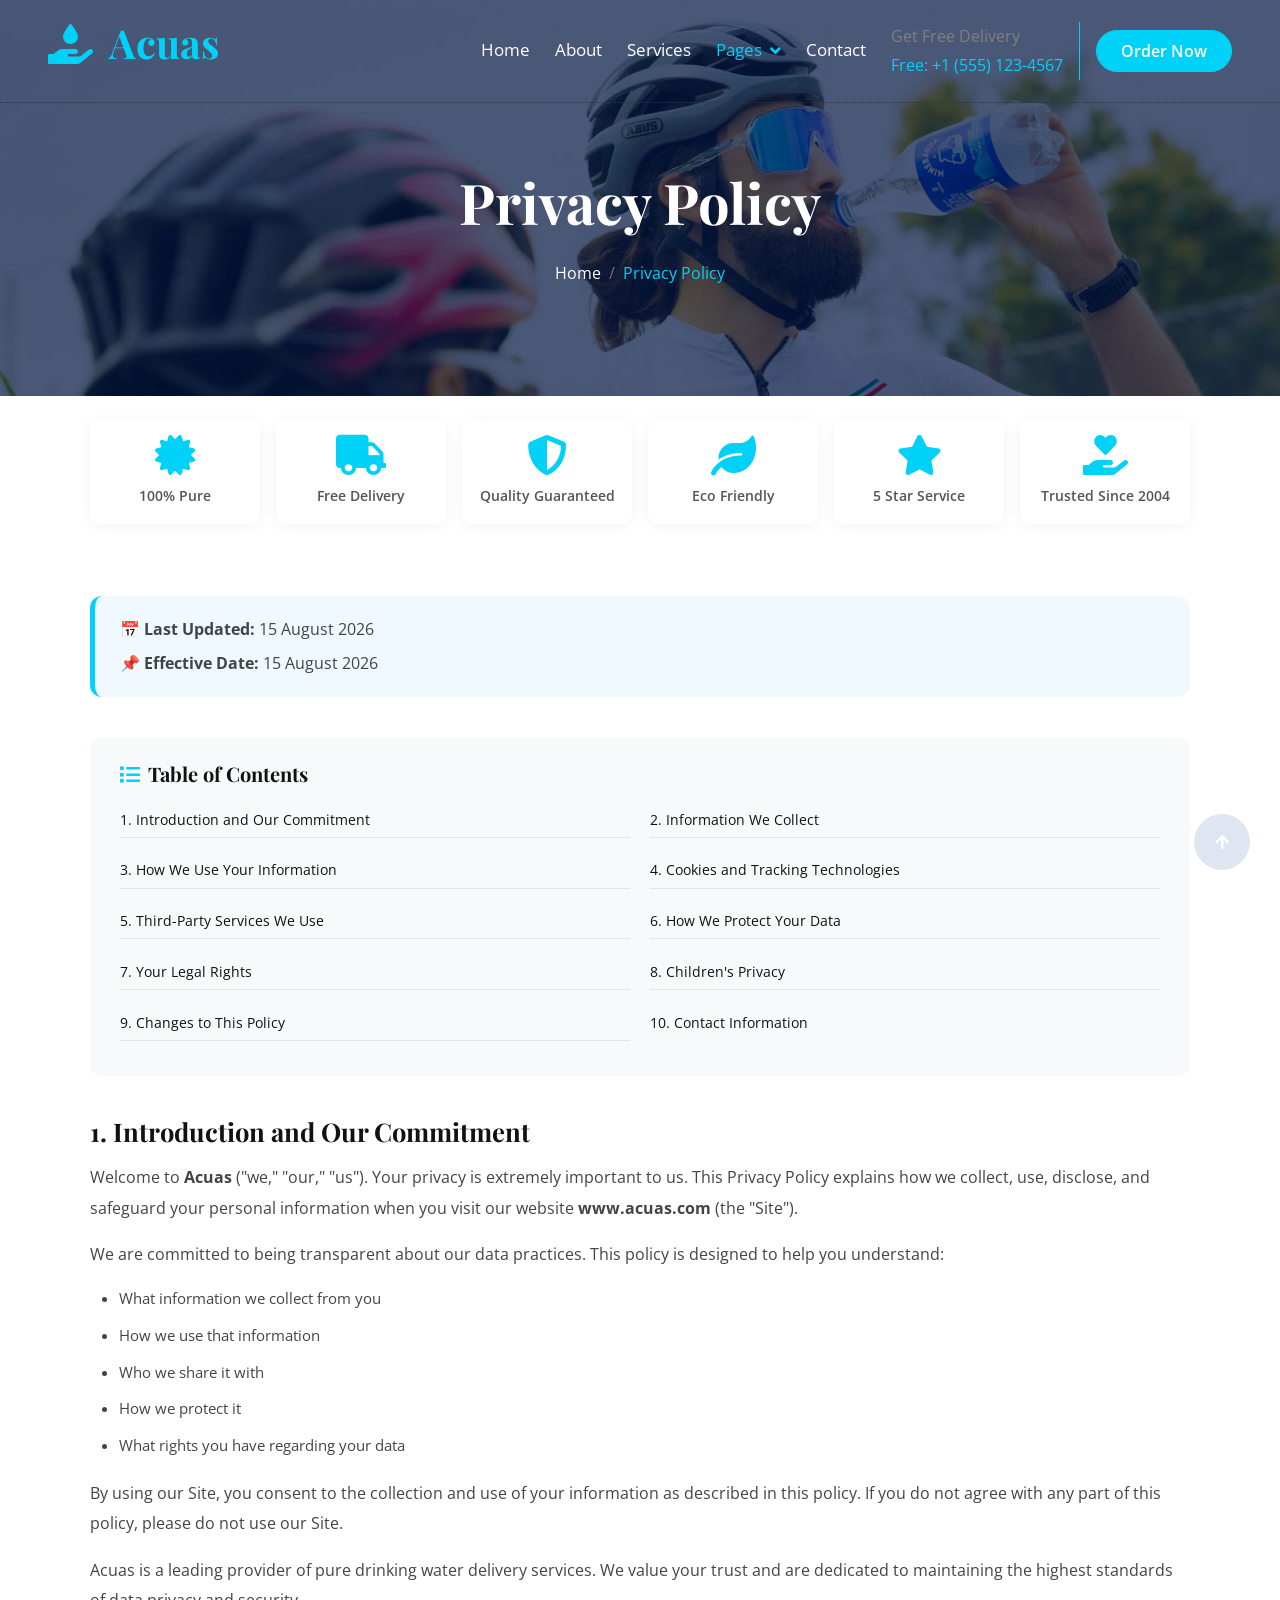
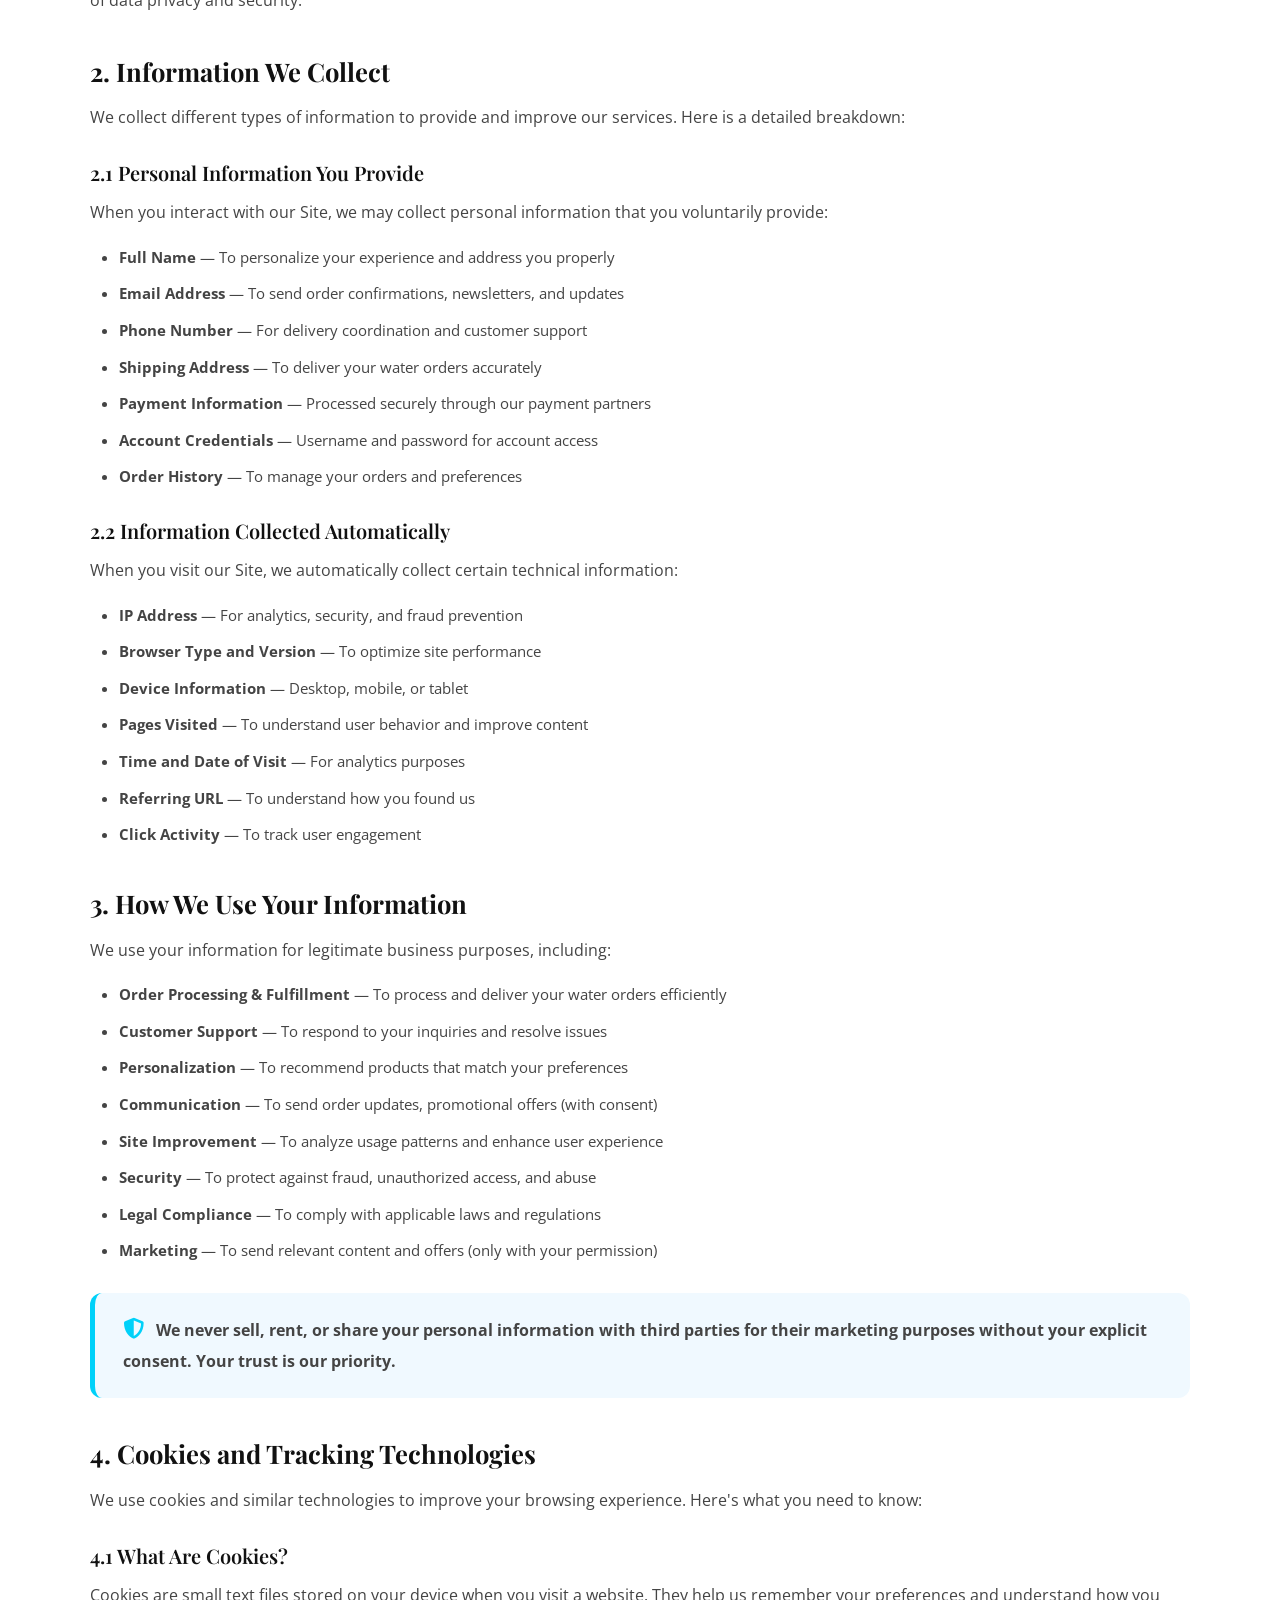
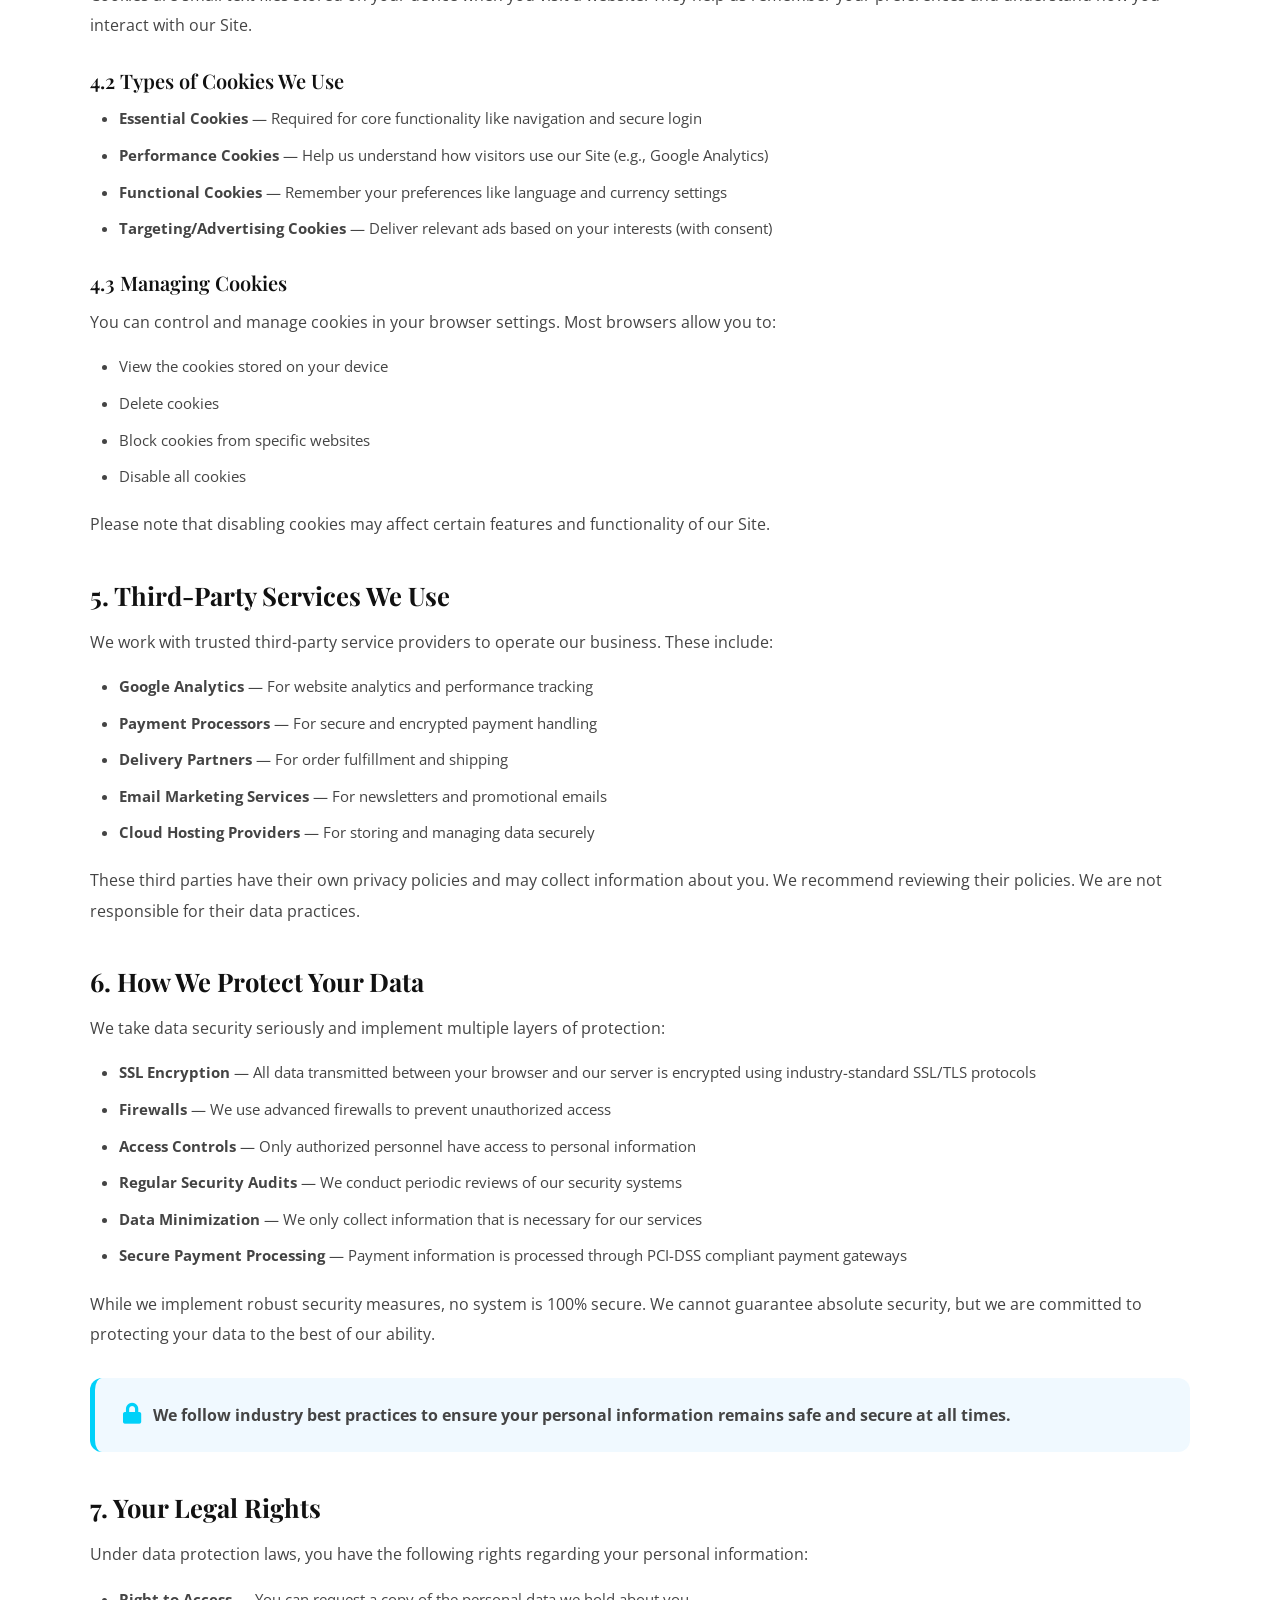
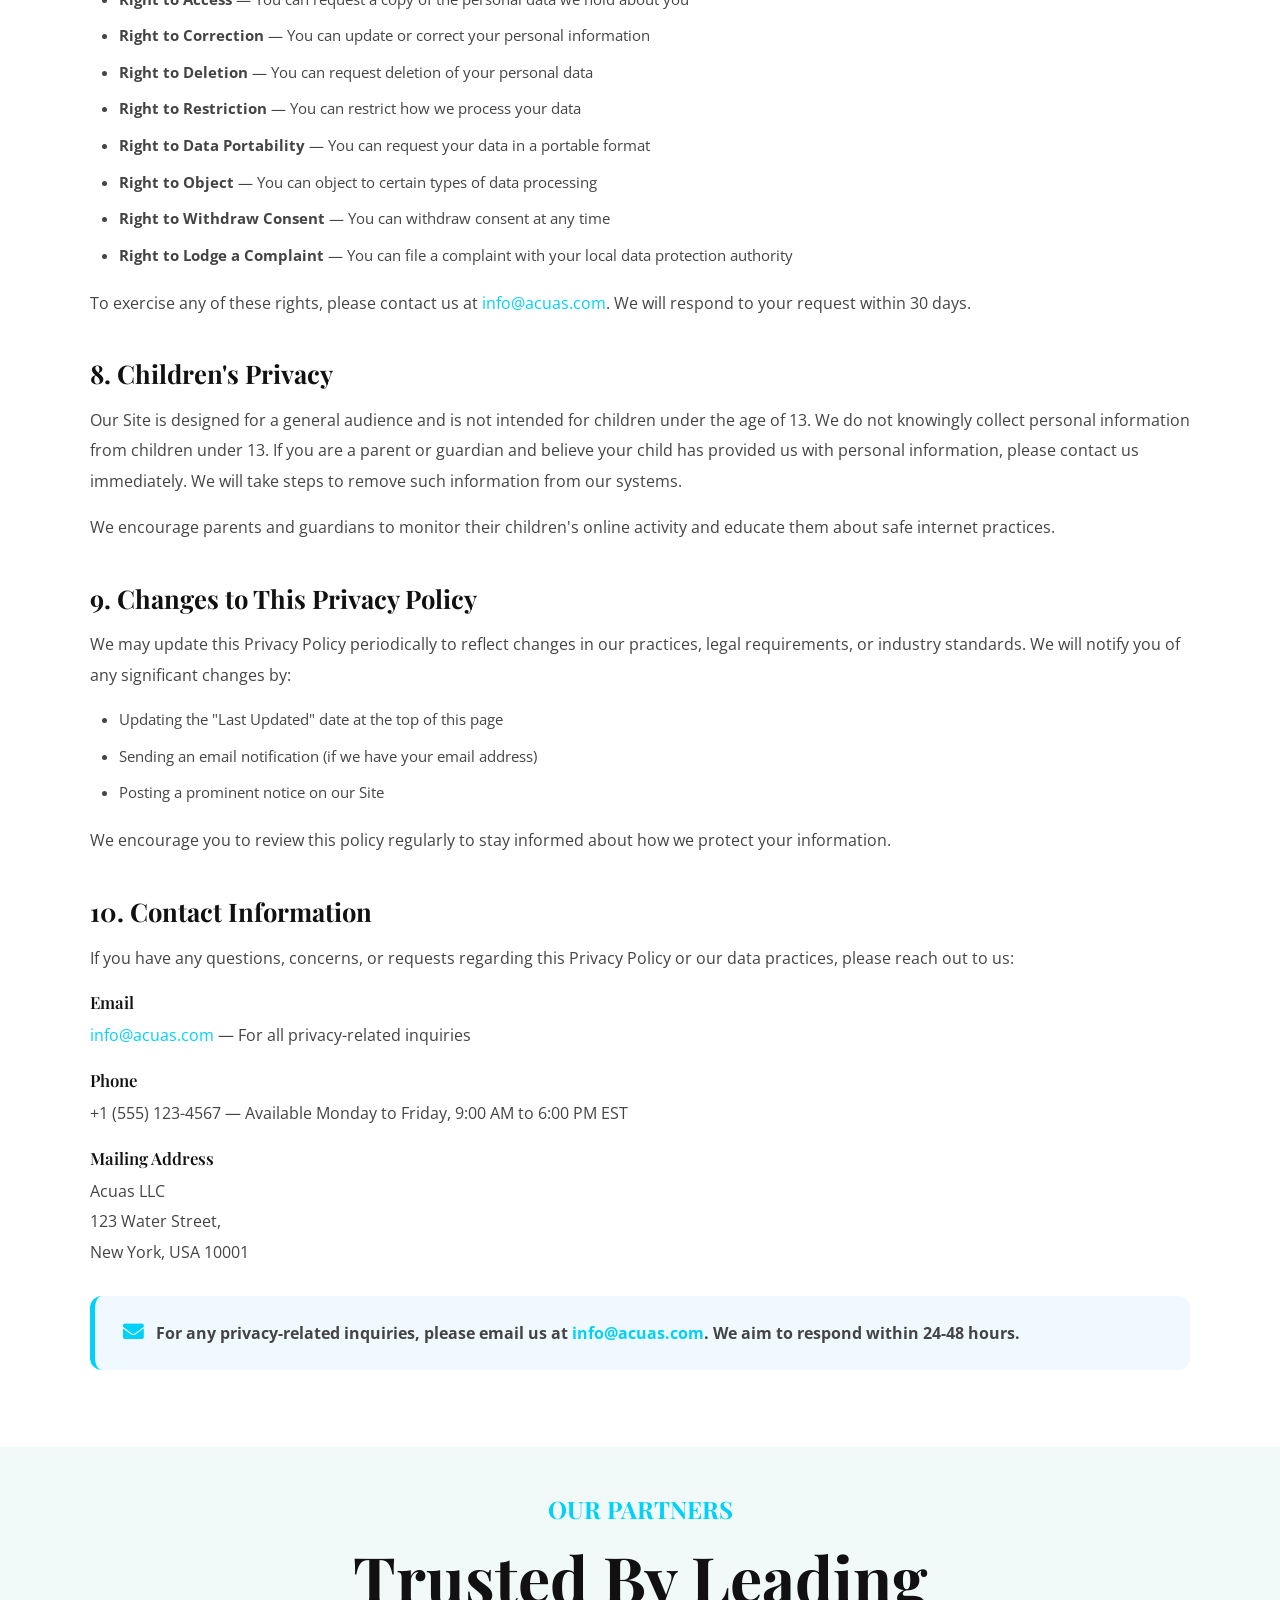
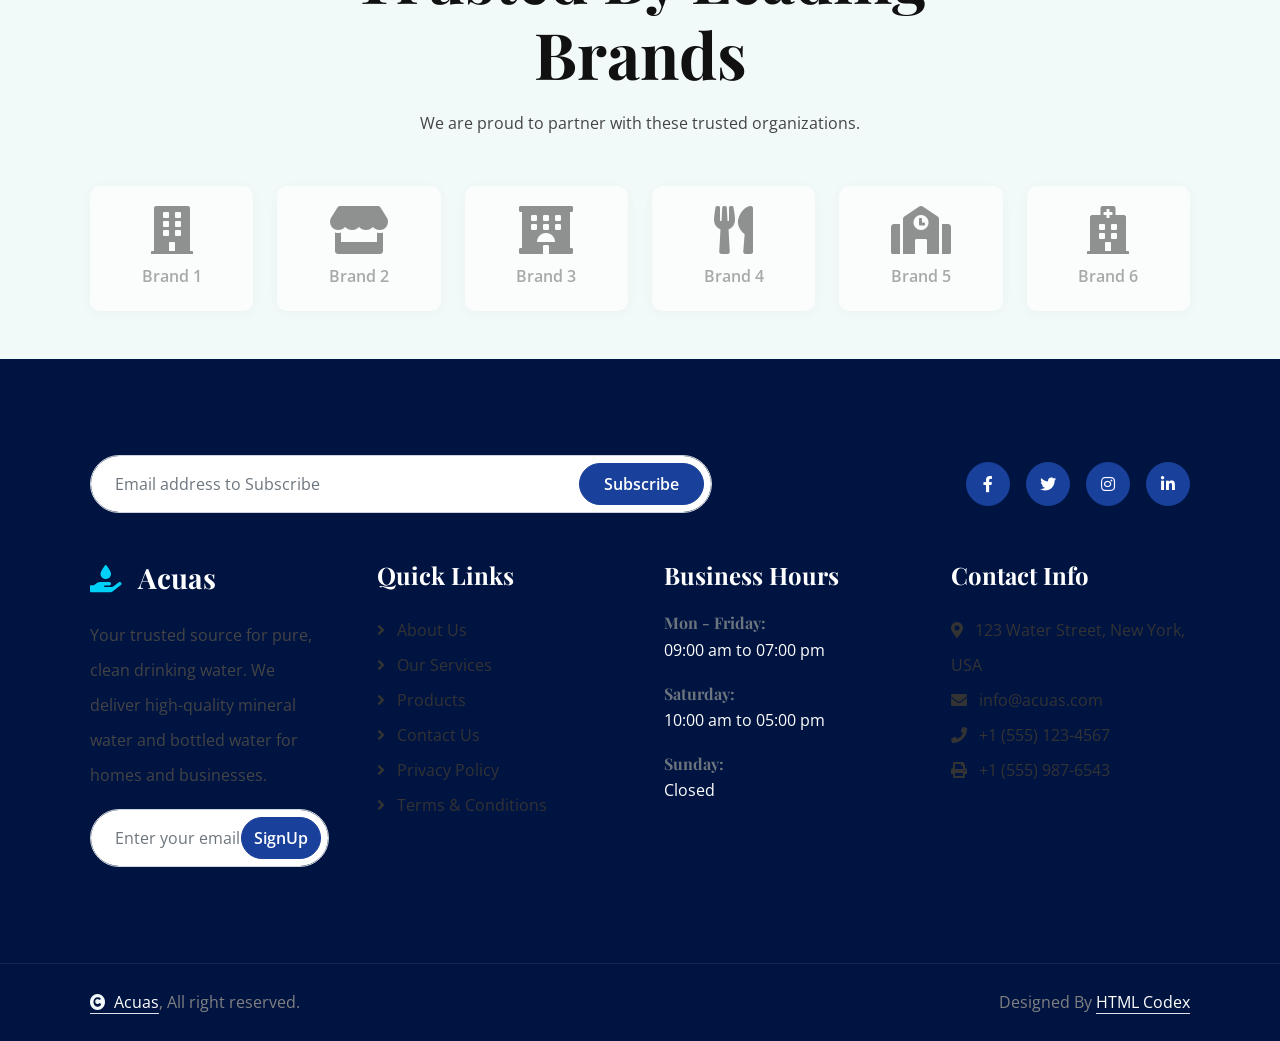
<file: privacy-policy.html>
<!DOCTYPE html>
<html lang="en">

<head>
    <meta charset="utf-8">
    <title>Privacy Policy - Acuas | Protecting Your Data & Privacy</title>
    <meta content="width=device-width, initial-scale=1.0" name="viewport">
    <meta content="privacy policy, Acuas privacy, data protection, cookies policy, water delivery privacy, GDPR compliance" name="keywords">
    <meta content="Read Acuas's privacy policy to understand how we collect, use, and protect your personal information. We are committed to your data privacy and security." name="description">

    <!-- Google Web Fonts -->
    <link rel="preconnect" href="https://fonts.googleapis.com">
    <link rel="preconnect" href="https://fonts.gstatic.com" crossorigin>
    <link href="https://fonts.googleapis.com/css2?family=Open+Sans:ital,wdth,wght@0,75..100,300..800;1,75..100,300..800&family=Playfair+Display:ital,wght@0,400..900;1,400..900&display=swap" rel="stylesheet">

    <!-- Icon Font Stylesheet -->
    <link rel="stylesheet" href="https://use.fontawesome.com/releases/v5.15.4/css/all.css"/>
    <link href="https://cdn.jsdelivr.net/npm/bootstrap-icons@1.4.1/font/bootstrap-icons.css" rel="stylesheet">

    <!-- Libraries Stylesheet -->
    <link href="lib/animate/animate.min.css" rel="stylesheet">
    <link href="lib/owlcarousel/assets/owl.carousel.min.css" rel="stylesheet">

    <!-- Customized Bootstrap Stylesheet -->
    <link href="css/bootstrap.min.css" rel="stylesheet">

    <!-- Template Stylesheet -->
    <link href="css/style.css" rel="stylesheet">

    <style>
        .privacy-content h2 {
            color: #111;
            margin-top: 2.5rem;
            margin-bottom: 1rem;
            font-size: 1.6rem;
            font-weight: 700;
        }
        .privacy-content h3 {
            color: #111;
            margin-top: 1.8rem;
            margin-bottom: 0.75rem;
            font-size: 1.25rem;
            font-weight: 600;
        }
        .privacy-content h4 {
            color: #111;
            margin-top: 1.2rem;
            margin-bottom: 0.5rem;
            font-size: 1.05rem;
            font-weight: 600;
        }
        .privacy-content p {
            margin-bottom: 1rem;
            line-height: 1.9;
            color: #444;
            font-size: 16px;
        }
        .privacy-content ul {
            margin-bottom: 1.2rem;
            padding-left: 1.8rem;
        }
        .privacy-content ul li {
            margin-bottom: 0.6rem;
            line-height: 1.8;
            color: #444;
            font-size: 15px;
        }
        .privacy-content .last-updated {
            background: #f0f9ff;
            padding: 18px 25px;
            border-radius: 12px;
            border-left: 5px solid var(--bs-primary);
            margin-bottom: 2.5rem;
        }
        .privacy-content .highlight-box {
            background: #f0f9ff;
            padding: 22px 28px;
            border-radius: 12px;
            border-left: 5px solid var(--bs-primary);
            margin: 1.8rem 0;
        }
        .privacy-content .highlight-box i {
            color: var(--bs-primary);
            font-size: 1.3rem;
        }
        .privacy-content .table-of-contents {
            background: #f8f9fa;
            padding: 25px 30px;
            border-radius: 12px;
            margin-bottom: 2.5rem;
        }
        .privacy-content .table-of-contents ul {
            list-style: none;
            padding-left: 0;
            margin-bottom: 0;
            display: grid;
            grid-template-columns: 1fr 1fr;
            gap: 5px 20px;
        }
        .privacy-content .table-of-contents ul li {
            padding: 5px 0;
            border-bottom: 1px solid #e5e5e5;
            font-size: 14px;
        }
        .privacy-content .table-of-contents ul li:last-child {
            border-bottom: none;
        }
        .privacy-content .table-of-contents ul li a {
            color: #111;
            text-decoration: none;
            transition: 0.3s;
        }
        .privacy-content .table-of-contents ul li a:hover {
            color: var(--bs-primary);
        }

        /* Trust Badges */
        .trust-badge {
            text-align: center;
            padding: 15px;
            background: white;
            border-radius: 10px;
            box-shadow: 0 2px 15px rgba(0,0,0,0.05);
            transition: 0.3s;
        }
        .trust-badge:hover {
            transform: translateY(-5px);
            box-shadow: 0 8px 30px rgba(0,0,0,0.1);
        }
        .trust-badge i {
            font-size: 2.5rem;
            color: var(--bs-primary);
            margin-bottom: 8px;
        }
        .trust-badge span {
            display: block;
            font-size: 0.9rem;
            color: #555;
            font-weight: 600;
        }

        /* Brand Partners */
        .brand-logo {
            background: white;
            padding: 20px;
            border-radius: 10px;
            box-shadow: 0 2px 15px rgba(0,0,0,0.05);
            text-align: center;
            transition: 0.3s;
            filter: grayscale(100%);
            opacity: 0.7;
        }
        .brand-logo:hover {
            filter: grayscale(0%);
            opacity: 1;
            transform: translateY(-5px);
            box-shadow: 0 8px 30px rgba(0,0,0,0.1);
        }
        .brand-logo i {
            font-size: 3rem;
            color: #666;
        }
        .brand-logo span {
            display: block;
            margin-top: 5px;
            color: #888;
            font-weight: 600;
        }

        @media (max-width: 767px) {
            .privacy-content .table-of-contents ul {
                grid-template-columns: 1fr;
            }
            .privacy-content h2 { font-size: 1.4rem; }
            .privacy-content h3 { font-size: 1.15rem; }
            .privacy-content p { font-size: 15px; }
            .privacy-content ul li { font-size: 14px; }
            .trust-badge { padding: 10px; }
            .trust-badge i { font-size: 1.8rem; }
        }
    </style>
</head>

<body>

    <!-- Spinner Start -->
    <div id="spinner" class="show bg-white position-fixed translate-middle w-100 vh-100 top-50 start-50 d-flex align-items-center justify-content-center">
        <div class="spinner-border text-primary" style="width: 3rem; height: 3rem;" role="status">
            <span class="sr-only">Loading...</span>
        </div>
    </div>
    <!-- Spinner End -->


    <!-- ============================================ -->
    <!-- SECTION 1: NAVBAR -->
    <!-- ============================================ -->
    <div class="container-fluid position-relative p-0">
        <nav class="navbar navbar-expand-lg navbar-light px-4 px-lg-5 py-3 py-lg-0">
            <a href="index.html" class="navbar-brand p-0">
                <h1 class="text-primary"><i class="fas fa-hand-holding-water me-3"></i>Acuas</h1>
            </a>
            <button class="navbar-toggler" type="button" data-bs-toggle="collapse" data-bs-target="#navbarCollapse">
                <span class="fa fa-bars"></span>
            </button>
            <div class="collapse navbar-collapse" id="navbarCollapse">
                <div class="navbar-nav ms-auto py-0">
                    <a href="index.html" class="nav-item nav-link">Home</a>
                    <a href="about.html" class="nav-item nav-link">About</a>
                    <a href="service.html" class="nav-item nav-link">Services</a>
                    <div class="nav-item dropdown">
                        <a href="#" class="nav-link dropdown-toggle active" data-bs-toggle="dropdown">Pages</a>
                        <div class="dropdown-menu m-0">
                            <a href="product.html" class="dropdown-item">Products</a>
                            <a href="blog.html" class="dropdown-item">Blog Posts</a>
                            <a href="privacy-policy.html" class="dropdown-item active">Privacy Policy</a>
                            <a href="terms.html" class="dropdown-item">Terms & Conditions</a>
                        </div>
                    </div>
                    <a href="contact.html" class="nav-item nav-link">Contact</a>
                </div>
                <div class="d-none d-xl-flex me-3">
                    <div class="d-flex flex-column pe-3 border-end border-primary">
                        <span class="text-body">Get Free Delivery</span>
                        <a href="tel:+15551234567"><span class="text-primary">Free: +1 (555) 123-4567</span></a>
                    </div>
                </div>
                <a href="contact.html" class="btn btn-primary rounded-pill d-inline-flex flex-shrink-0 py-2 px-4">Order Now</a>
            </div>
        </nav>
    </div>
    <!-- NAVBAR END -->


    <!-- ============================================ -->
    <!-- SECTION 2: PAGE HEADER -->
    <!-- ============================================ -->
    <div class="container-fluid bg-breadcrumb">
        <div class="container text-center py-5" style="max-width: 900px;">
            <h4 class="text-white display-4 mb-4 wow fadeInDown" data-wow-delay="0.1s">Privacy Policy</h4>
            <ol class="breadcrumb d-flex justify-content-center mb-0 wow fadeInDown" data-wow-delay="0.3s">
                <li class="breadcrumb-item"><a href="index.html">Home</a></li>
                <li class="breadcrumb-item active text-primary">Privacy Policy</li>
            </ol>
        </div>
    </div>
    <!-- PAGE HEADER END -->


    <!-- ============================================ -->
    <!-- SECTION 3: TRUST BADGES (NEW) -->
    <!-- ============================================ -->
    <div class="container-xxl py-4 wow fadeInUp" data-wow-delay="0.1s">
        <div class="container">
            <div class="row g-3">
                <div class="col-6 col-sm-4 col-md-2">
                    <div class="trust-badge">
                        <i class="fas fa-certificate"></i>
                        <span>100% Pure</span>
                    </div>
                </div>
                <div class="col-6 col-sm-4 col-md-2">
                    <div class="trust-badge">
                        <i class="fas fa-truck"></i>
                        <span>Free Delivery</span>
                    </div>
                </div>
                <div class="col-6 col-sm-4 col-md-2">
                    <div class="trust-badge">
                        <i class="fas fa-shield-alt"></i>
                        <span>Quality Guaranteed</span>
                    </div>
                </div>
                <div class="col-6 col-sm-4 col-md-2">
                    <div class="trust-badge">
                        <i class="fas fa-leaf"></i>
                        <span>Eco Friendly</span>
                    </div>
                </div>
                <div class="col-6 col-sm-4 col-md-2">
                    <div class="trust-badge">
                        <i class="fas fa-star"></i>
                        <span>5 Star Service</span>
                    </div>
                </div>
                <div class="col-6 col-sm-4 col-md-2">
                    <div class="trust-badge">
                        <i class="fas fa-hand-holding-heart"></i>
                        <span>Trusted Since 2004</span>
                    </div>
                </div>
            </div>
        </div>
    </div>
    <!-- TRUST BADGES END -->


    <!-- ============================================ -->
    <!-- SECTION 4: PRIVACY POLICY CONTENT -->
    <!-- ============================================ -->
    <div class="container-xxl py-5">
        <div class="container privacy-content">

            <!-- Last Updated -->
            <div class="last-updated wow fadeInUp" data-wow-delay="0.1s">
                <p class="mb-1"><strong>📅 Last Updated:</strong> 15 August 2026</p>
                <p class="mb-0"><strong>📌 Effective Date:</strong> 15 August 2026</p>
            </div>

            <!-- Table of Contents -->
            <div class="table-of-contents wow fadeInUp" data-wow-delay="0.15s">
                <h5 class="mb-3"><i class="fa fa-list text-primary me-2"></i>Table of Contents</h5>
                <ul>
                    <li><a href="#section1">1. Introduction and Our Commitment</a></li>
                    <li><a href="#section2">2. Information We Collect</a></li>
                    <li><a href="#section3">3. How We Use Your Information</a></li>
                    <li><a href="#section4">4. Cookies and Tracking Technologies</a></li>
                    <li><a href="#section5">5. Third-Party Services We Use</a></li>
                    <li><a href="#section6">6. How We Protect Your Data</a></li>
                    <li><a href="#section7">7. Your Legal Rights</a></li>
                    <li><a href="#section8">8. Children's Privacy</a></li>
                    <li><a href="#section9">9. Changes to This Policy</a></li>
                    <li><a href="#section10">10. Contact Information</a></li>
                </ul>
            </div>

            <!-- SECTION 1: Introduction -->
            <div id="section1" class="wow fadeInUp" data-wow-delay="0.2s">
                <h2>1. Introduction and Our Commitment</h2>
                <p>Welcome to <strong>Acuas</strong> ("we," "our," "us"). Your privacy is extremely important to us. This Privacy Policy explains how we collect, use, disclose, and safeguard your personal information when you visit our website <strong>www.acuas.com</strong> (the "Site").</p>
                <p>We are committed to being transparent about our data practices. This policy is designed to help you understand:</p>
                <ul>
                    <li>What information we collect from you</li>
                    <li>How we use that information</li>
                    <li>Who we share it with</li>
                    <li>How we protect it</li>
                    <li>What rights you have regarding your data</li>
                </ul>
                <p>By using our Site, you consent to the collection and use of your information as described in this policy. If you do not agree with any part of this policy, please do not use our Site.</p>
                <p>Acuas is a leading provider of pure drinking water delivery services. We value your trust and are dedicated to maintaining the highest standards of data privacy and security.</p>
            </div>

            <!-- SECTION 2: Information We Collect -->
            <div id="section2" class="wow fadeInUp" data-wow-delay="0.3s">
                <h2>2. Information We Collect</h2>
                <p>We collect different types of information to provide and improve our services. Here is a detailed breakdown:</p>

                <h3>2.1 Personal Information You Provide</h3>
                <p>When you interact with our Site, we may collect personal information that you voluntarily provide:</p>
                <ul>
                    <li><strong>Full Name</strong> — To personalize your experience and address you properly</li>
                    <li><strong>Email Address</strong> — To send order confirmations, newsletters, and updates</li>
                    <li><strong>Phone Number</strong> — For delivery coordination and customer support</li>
                    <li><strong>Shipping Address</strong> — To deliver your water orders accurately</li>
                    <li><strong>Payment Information</strong> — Processed securely through our payment partners</li>
                    <li><strong>Account Credentials</strong> — Username and password for account access</li>
                    <li><strong>Order History</strong> — To manage your orders and preferences</li>
                </ul>

                <h3>2.2 Information Collected Automatically</h3>
                <p>When you visit our Site, we automatically collect certain technical information:</p>
                <ul>
                    <li><strong>IP Address</strong> — For analytics, security, and fraud prevention</li>
                    <li><strong>Browser Type and Version</strong> — To optimize site performance</li>
                    <li><strong>Device Information</strong> — Desktop, mobile, or tablet</li>
                    <li><strong>Pages Visited</strong> — To understand user behavior and improve content</li>
                    <li><strong>Time and Date of Visit</strong> — For analytics purposes</li>
                    <li><strong>Referring URL</strong> — To understand how you found us</li>
                    <li><strong>Click Activity</strong> — To track user engagement</li>
                </ul>
            </div>

            <!-- SECTION 3: How We Use Your Information -->
            <div id="section3" class="wow fadeInUp" data-wow-delay="0.4s">
                <h2>3. How We Use Your Information</h2>
                <p>We use your information for legitimate business purposes, including:</p>
                <ul>
                    <li><strong>Order Processing & Fulfillment</strong> — To process and deliver your water orders efficiently</li>
                    <li><strong>Customer Support</strong> — To respond to your inquiries and resolve issues</li>
                    <li><strong>Personalization</strong> — To recommend products that match your preferences</li>
                    <li><strong>Communication</strong> — To send order updates, promotional offers (with consent)</li>
                    <li><strong>Site Improvement</strong> — To analyze usage patterns and enhance user experience</li>
                    <li><strong>Security</strong> — To protect against fraud, unauthorized access, and abuse</li>
                    <li><strong>Legal Compliance</strong> — To comply with applicable laws and regulations</li>
                    <li><strong>Marketing</strong> — To send relevant content and offers (only with your permission)</li>
                </ul>

                <div class="highlight-box">
                    <p class="mb-0"><i class="fa fa-shield-alt me-2"></i> <strong>We never sell, rent, or share your personal information with third parties for their marketing purposes without your explicit consent. Your trust is our priority.</strong></p>
                </div>
            </div>

            <!-- SECTION 4: Cookies -->
            <div id="section4" class="wow fadeInUp" data-wow-delay="0.5s">
                <h2>4. Cookies and Tracking Technologies</h2>
                <p>We use cookies and similar technologies to improve your browsing experience. Here's what you need to know:</p>

                <h3>4.1 What Are Cookies?</h3>
                <p>Cookies are small text files stored on your device when you visit a website. They help us remember your preferences and understand how you interact with our Site.</p>

                <h3>4.2 Types of Cookies We Use</h3>
                <ul>
                    <li><strong>Essential Cookies</strong> — Required for core functionality like navigation and secure login</li>
                    <li><strong>Performance Cookies</strong> — Help us understand how visitors use our Site (e.g., Google Analytics)</li>
                    <li><strong>Functional Cookies</strong> — Remember your preferences like language and currency settings</li>
                    <li><strong>Targeting/Advertising Cookies</strong> — Deliver relevant ads based on your interests (with consent)</li>
                </ul>

                <h3>4.3 Managing Cookies</h3>
                <p>You can control and manage cookies in your browser settings. Most browsers allow you to:</p>
                <ul>
                    <li>View the cookies stored on your device</li>
                    <li>Delete cookies</li>
                    <li>Block cookies from specific websites</li>
                    <li>Disable all cookies</li>
                </ul>
                <p>Please note that disabling cookies may affect certain features and functionality of our Site.</p>
            </div>

            <!-- SECTION 5: Third-Party Services -->
            <div id="section5" class="wow fadeInUp" data-wow-delay="0.6s">
                <h2>5. Third-Party Services We Use</h2>
                <p>We work with trusted third-party service providers to operate our business. These include:</p>
                <ul>
                    <li><strong>Google Analytics</strong> — For website analytics and performance tracking</li>
                    <li><strong>Payment Processors</strong> — For secure and encrypted payment handling</li>
                    <li><strong>Delivery Partners</strong> — For order fulfillment and shipping</li>
                    <li><strong>Email Marketing Services</strong> — For newsletters and promotional emails</li>
                    <li><strong>Cloud Hosting Providers</strong> — For storing and managing data securely</li>
                </ul>
                <p>These third parties have their own privacy policies and may collect information about you. We recommend reviewing their policies. We are not responsible for their data practices.</p>
            </div>

            <!-- SECTION 6: Data Security -->
            <div id="section6" class="wow fadeInUp" data-wow-delay="0.7s">
                <h2>6. How We Protect Your Data</h2>
                <p>We take data security seriously and implement multiple layers of protection:</p>
                <ul>
                    <li><strong>SSL Encryption</strong> — All data transmitted between your browser and our server is encrypted using industry-standard SSL/TLS protocols</li>
                    <li><strong>Firewalls</strong> — We use advanced firewalls to prevent unauthorized access</li>
                    <li><strong>Access Controls</strong> — Only authorized personnel have access to personal information</li>
                    <li><strong>Regular Security Audits</strong> — We conduct periodic reviews of our security systems</li>
                    <li><strong>Data Minimization</strong> — We only collect information that is necessary for our services</li>
                    <li><strong>Secure Payment Processing</strong> — Payment information is processed through PCI-DSS compliant payment gateways</li>
                </ul>
                <p>While we implement robust security measures, no system is 100% secure. We cannot guarantee absolute security, but we are committed to protecting your data to the best of our ability.</p>

                <div class="highlight-box">
                    <p class="mb-0"><i class="fa fa-lock text-primary me-2"></i> <strong>We follow industry best practices to ensure your personal information remains safe and secure at all times.</strong></p>
                </div>
            </div>

            <!-- SECTION 7: Your Rights -->
            <div id="section7" class="wow fadeInUp" data-wow-delay="0.8s">
                <h2>7. Your Legal Rights</h2>
                <p>Under data protection laws, you have the following rights regarding your personal information:</p>
                <ul>
                    <li><strong>Right to Access</strong> — You can request a copy of the personal data we hold about you</li>
                    <li><strong>Right to Correction</strong> — You can update or correct your personal information</li>
                    <li><strong>Right to Deletion</strong> — You can request deletion of your personal data</li>
                    <li><strong>Right to Restriction</strong> — You can restrict how we process your data</li>
                    <li><strong>Right to Data Portability</strong> — You can request your data in a portable format</li>
                    <li><strong>Right to Object</strong> — You can object to certain types of data processing</li>
                    <li><strong>Right to Withdraw Consent</strong> — You can withdraw consent at any time</li>
                    <li><strong>Right to Lodge a Complaint</strong> — You can file a complaint with your local data protection authority</li>
                </ul>
                <p>To exercise any of these rights, please contact us at <a href="mailto:info@acuas.com">info@acuas.com</a>. We will respond to your request within 30 days.</p>
            </div>

            <!-- SECTION 8: Children's Privacy -->
            <div id="section8" class="wow fadeInUp" data-wow-delay="0.9s">
                <h2>8. Children's Privacy</h2>
                <p>Our Site is designed for a general audience and is not intended for children under the age of 13. We do not knowingly collect personal information from children under 13. If you are a parent or guardian and believe your child has provided us with personal information, please contact us immediately. We will take steps to remove such information from our systems.</p>
                <p>We encourage parents and guardians to monitor their children's online activity and educate them about safe internet practices.</p>
            </div>

            <!-- SECTION 9: Changes to This Policy -->
            <div id="section9" class="wow fadeInUp" data-wow-delay="1.0s">
                <h2>9. Changes to This Privacy Policy</h2>
                <p>We may update this Privacy Policy periodically to reflect changes in our practices, legal requirements, or industry standards. We will notify you of any significant changes by:</p>
                <ul>
                    <li>Updating the "Last Updated" date at the top of this page</li>
                    <li>Sending an email notification (if we have your email address)</li>
                    <li>Posting a prominent notice on our Site</li>
                </ul>
                <p>We encourage you to review this policy regularly to stay informed about how we protect your information.</p>
            </div>

            <!-- SECTION 10: Contact Us -->
            <div id="section10" class="wow fadeInUp" data-wow-delay="1.1s">
                <h2>10. Contact Information</h2>
                <p>If you have any questions, concerns, or requests regarding this Privacy Policy or our data practices, please reach out to us:</p>

                <h4>Email</h4>
                <p><a href="mailto:info@acuas.com">info@acuas.com</a> — For all privacy-related inquiries</p>

                <h4>Phone</h4>
                <p>+1 (555) 123-4567 — Available Monday to Friday, 9:00 AM to 6:00 PM EST</p>

                <h4>Mailing Address</h4>
                <p>Acuas LLC<br>
                123 Water Street,<br>
                New York, USA 10001</p>

                <div class="highlight-box">
                    <p class="mb-0"><i class="fa fa-envelope text-primary me-2"></i> <strong>For any privacy-related inquiries, please email us at <a href="mailto:info@acuas.com">info@acuas.com</a>. We aim to respond within 24-48 hours.</strong></p>
                </div>
            </div>

        </div>
    </div>
    <!-- PRIVACY POLICY CONTENT END -->


    <!-- ============================================ -->
    <!-- SECTION 5: BRAND PARTNERS (NEW) -->
    <!-- ============================================ -->
    <div class="container-xxl py-5 bg-light">
        <div class="container">
            <div class="text-center mx-auto pb-5 wow fadeInUp" data-wow-delay="0.2s" style="max-width: 800px;">
                <h4 class="text-uppercase text-primary">Our Partners</h4>
                <h1 class="display-3 text-capitalize mb-3">Trusted By Leading Brands</h1>
                <p class="mb-0">We are proud to partner with these trusted organizations.</p>
            </div>
            <div class="row g-4 justify-content-center">
                <div class="col-4 col-md-2">
                    <div class="brand-logo">
                        <i class="fas fa-building"></i>
                        <span>Brand 1</span>
                    </div>
                </div>
                <div class="col-4 col-md-2">
                    <div class="brand-logo">
                        <i class="fas fa-store"></i>
                        <span>Brand 2</span>
                    </div>
                </div>
                <div class="col-4 col-md-2">
                    <div class="brand-logo">
                        <i class="fas fa-hotel"></i>
                        <span>Brand 3</span>
                    </div>
                </div>
                <div class="col-4 col-md-2">
                    <div class="brand-logo">
                        <i class="fas fa-utensils"></i>
                        <span>Brand 4</span>
                    </div>
                </div>
                <div class="col-4 col-md-2">
                    <div class="brand-logo">
                        <i class="fas fa-school"></i>
                        <span>Brand 5</span>
                    </div>
                </div>
                <div class="col-4 col-md-2">
                    <div class="brand-logo">
                        <i class="fas fa-hospital"></i>
                        <span>Brand 6</span>
                    </div>
                </div>
            </div>
        </div>
    </div>
    <!-- BRAND PARTNERS END -->


    <!-- ============================================ -->
    <!-- SECTION 6: FOOTER -->
    <!-- ============================================ -->
    <div class="container-fluid footer py-5 wow fadeIn" data-wow-delay="0.2s">
        <div class="container py-5">
            <div class="row g-5 mb-5 align-items-center">
                <div class="col-lg-7">
                    <div class="position-relative mx-auto">
                        <input class="form-control rounded-pill w-100 py-3 ps-4 pe-5" type="text" placeholder="Email address to Subscribe">
                        <button type="button" class="btn btn-secondary rounded-pill position-absolute top-0 end-0 py-2 px-4 mt-2 me-2">Subscribe</button>
                    </div>
                </div>
                <div class="col-lg-5">
                    <div class="d-flex align-items-center justify-content-center justify-content-lg-end">
                        <a class="btn btn-secondary btn-md-square rounded-circle me-3" href="https://facebook.com/acuaswater"><i class="fab fa-facebook-f"></i></a>
                        <a class="btn btn-secondary btn-md-square rounded-circle me-3" href="https://twitter.com/acuaswater"><i class="fab fa-twitter"></i></a>
                        <a class="btn btn-secondary btn-md-square rounded-circle me-3" href="https://instagram.com/acuaswater"><i class="fab fa-instagram"></i></a>
                        <a class="btn btn-secondary btn-md-square rounded-circle me-0" href="https://linkedin.com/company/acuaswater"><i class="fab fa-linkedin-in"></i></a>
                    </div>
                </div>
            </div>
            <div class="row g-5">
                <div class="col-md-6 col-lg-6 col-xl-3">
                    <div class="footer-item d-flex flex-column">
                        <div class="footer-item">
                            <h3 class="text-white mb-4"><i class="fas fa-hand-holding-water text-primary me-3"></i>Acuas</h3>
                            <p class="mb-3">Your trusted source for pure, clean drinking water. We deliver high-quality mineral water and bottled water for homes and businesses.</p>
                        </div>
                        <div class="position-relative">
                            <input class="form-control rounded-pill w-100 py-3 ps-4 pe-5" type="email" placeholder="Enter your email">
                            <button type="button" class="btn btn-secondary rounded-pill position-absolute top-0 end-0 py-2 mt-2 me-2">SignUp</button>
                        </div>
                    </div>
                </div>
                <div class="col-md-6 col-lg-6 col-xl-3">
                    <div class="footer-item d-flex flex-column">
                        <h4 class="text-white mb-4">Quick Links</h4>
                        <a href="about.html"><i class="fas fa-angle-right me-2"></i> About Us</a>
                        <a href="service.html"><i class="fas fa-angle-right me-2"></i> Our Services</a>
                        <a href="product.html"><i class="fas fa-angle-right me-2"></i> Products</a>
                        <a href="contact.html"><i class="fas fa-angle-right me-2"></i> Contact Us</a>
                        <a href="privacy-policy.html"><i class="fas fa-angle-right me-2"></i> Privacy Policy</a>
                        <a href="terms.html"><i class="fas fa-angle-right me-2"></i> Terms & Conditions</a>
                    </div>
                </div>
                <div class="col-md-6 col-lg-6 col-xl-3">
                    <div class="footer-item d-flex flex-column">
                        <h4 class="text-white mb-4">Business Hours</h4>
                        <div class="mb-3">
                            <h6 class="text-muted mb-0">Mon - Friday:</h6>
                            <p class="text-white mb-0">09:00 am to 07:00 pm</p>
                        </div>
                        <div class="mb-3">
                            <h6 class="text-muted mb-0">Saturday:</h6>
                            <p class="text-white mb-0">10:00 am to 05:00 pm</p>
                        </div>
                        <div class="mb-3">
                            <h6 class="text-muted mb-0">Sunday:</h6>
                            <p class="text-white mb-0">Closed</p>
                        </div>
                    </div>
                </div>
                <div class="col-md-6 col-lg-6 col-xl-3">
                    <div class="footer-item d-flex flex-column">
                        <h4 class="text-white mb-4">Contact Info</h4>
                        <a href="#"><i class="fa fa-map-marker-alt me-2"></i> 123 Water Street, New York, USA</a>
                        <a href="mailto:info@acuas.com"><i class="fas fa-envelope me-2"></i> info@acuas.com</a>
                        <a href="tel:+15551234567"><i class="fas fa-phone me-2"></i> +1 (555) 123-4567</a>
                        <a href="tel:+15559876543" class="mb-3"><i class="fas fa-print me-2"></i> +1 (555) 987-6543</a>
                    </div>
                </div>
            </div>
        </div>
    </div>
    <!-- FOOTER END -->


    <!-- ============================================ -->
    <!-- SECTION 7: COPYRIGHT -->
    <!-- ============================================ -->
    <div class="container-fluid copyright py-4">
        <div class="container">
            <div class="row g-4 align-items-center">
                <div class="col-md-6 text-center text-md-start mb-md-0">
                    <span class="text-body"><a href="index.html" class="border-bottom text-white"><i class="fas fa-copyright text-light me-2"></i>Acuas</a>, All right reserved.</span>
                </div>
                <div class="col-md-6 text-center text-md-end text-body">
                    Designed By <a class="border-bottom text-white" href="https://htmlcodex.com">HTML Codex</a>
                </div>
            </div>
        </div>
    </div>
    <!-- COPYRIGHT END -->


    <!-- Back to Top -->
    <a href="#" class="btn btn-secondary btn-lg-square rounded-circle back-to-top"><i class="fa fa-arrow-up"></i></a>


    <!-- JavaScript Libraries -->
    <script src="https://ajax.googleapis.com/ajax/libs/jquery/3.6.4/jquery.min.js"></script>
    <script src="https://cdn.jsdelivr.net/npm/bootstrap@5.0.0/dist/js/bootstrap.bundle.min.js"></script>
    <script src="lib/wow/wow.min.js"></script>
    <script src="lib/easing/easing.min.js"></script>
    <script src="lib/waypoints/waypoints.min.js"></script>
    <script src="lib/owlcarousel/owl.carousel.min.js"></script>

    <!-- Template Javascript -->
    <script src="js/main.js"></script>
</body>

</html>
</file>
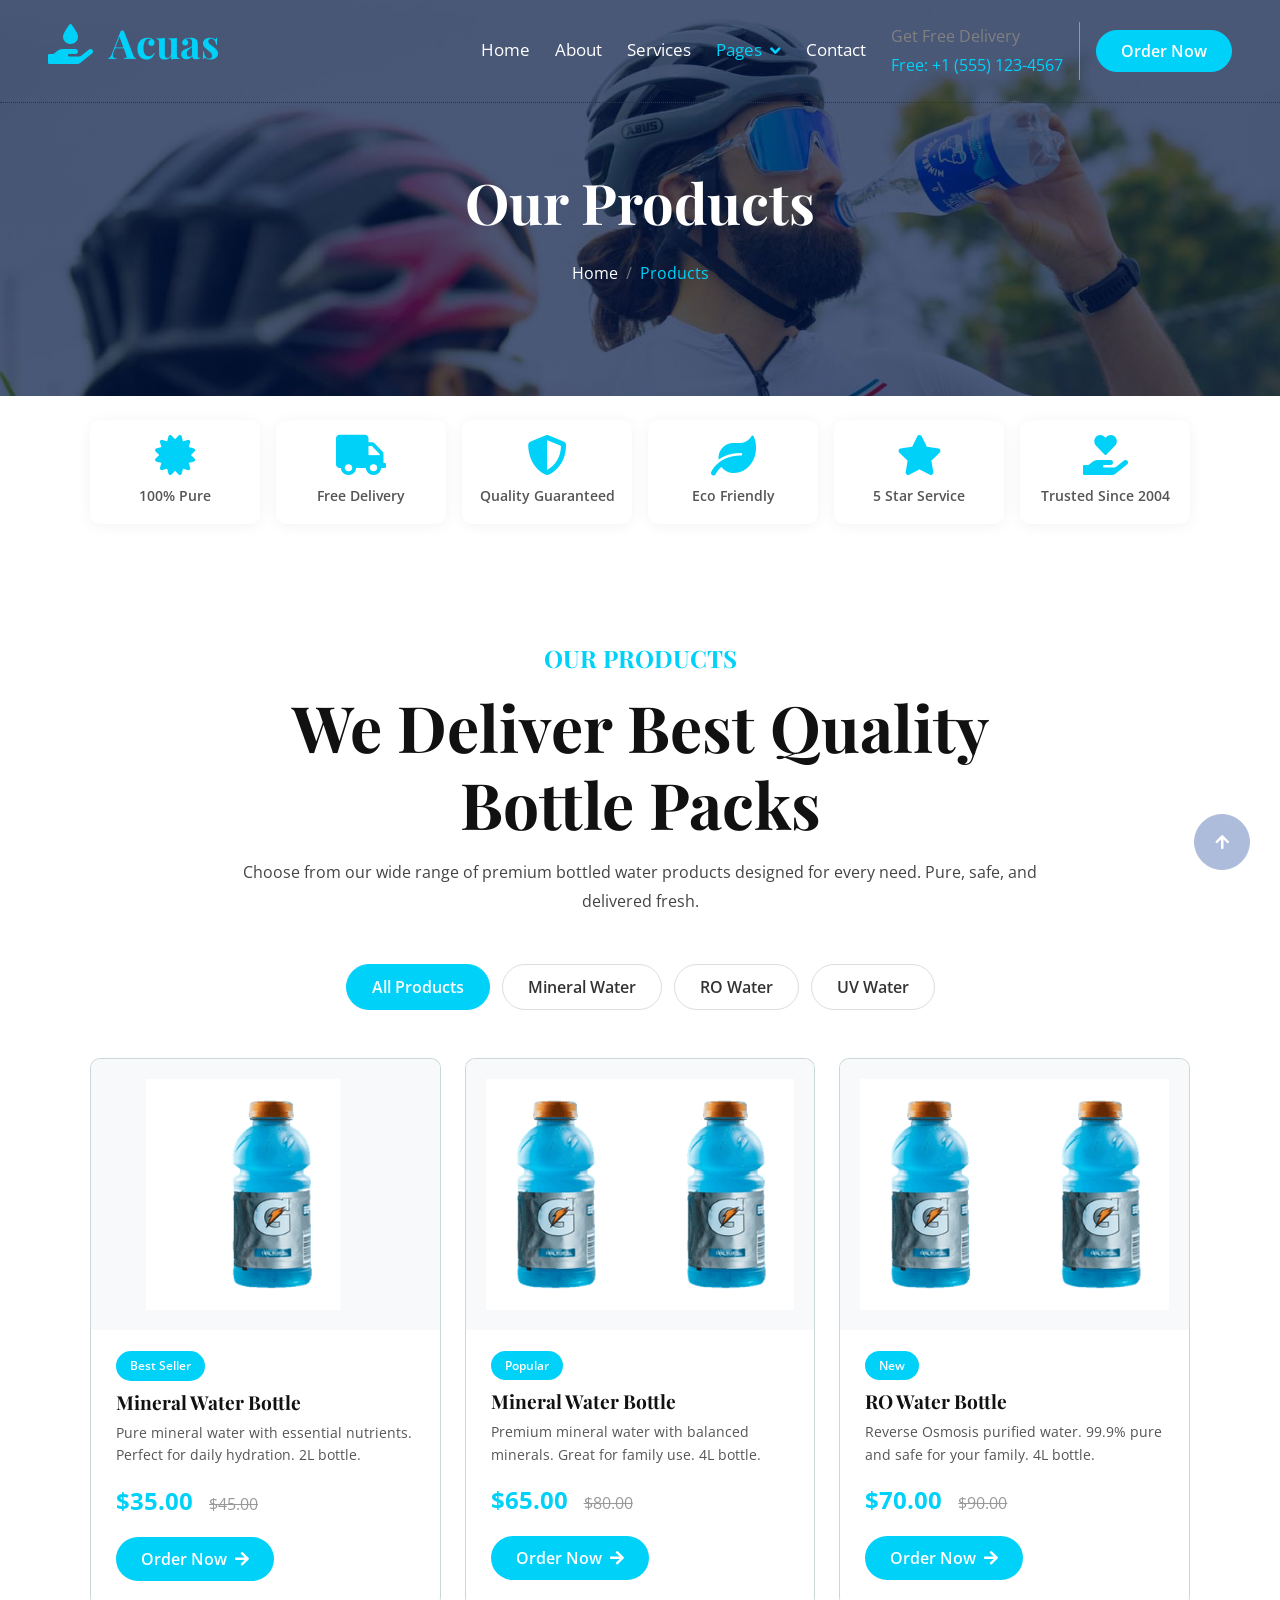
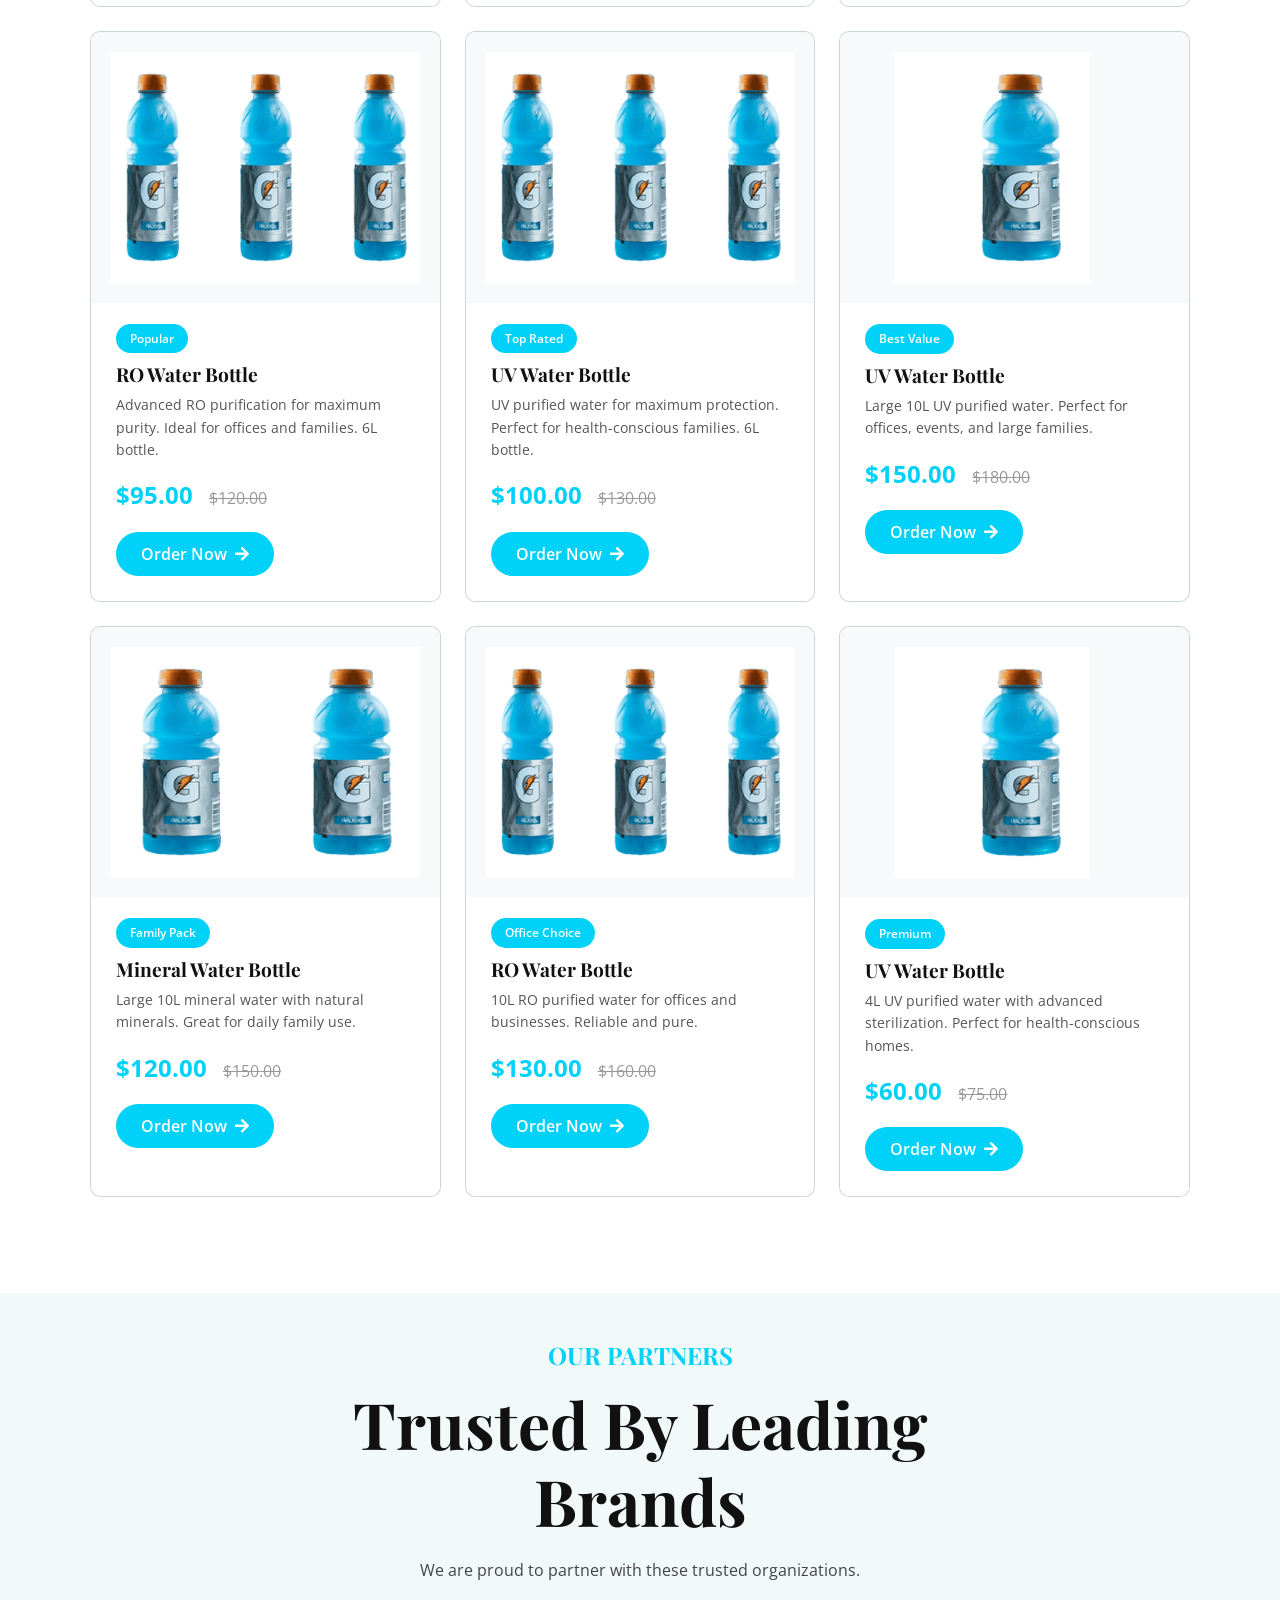
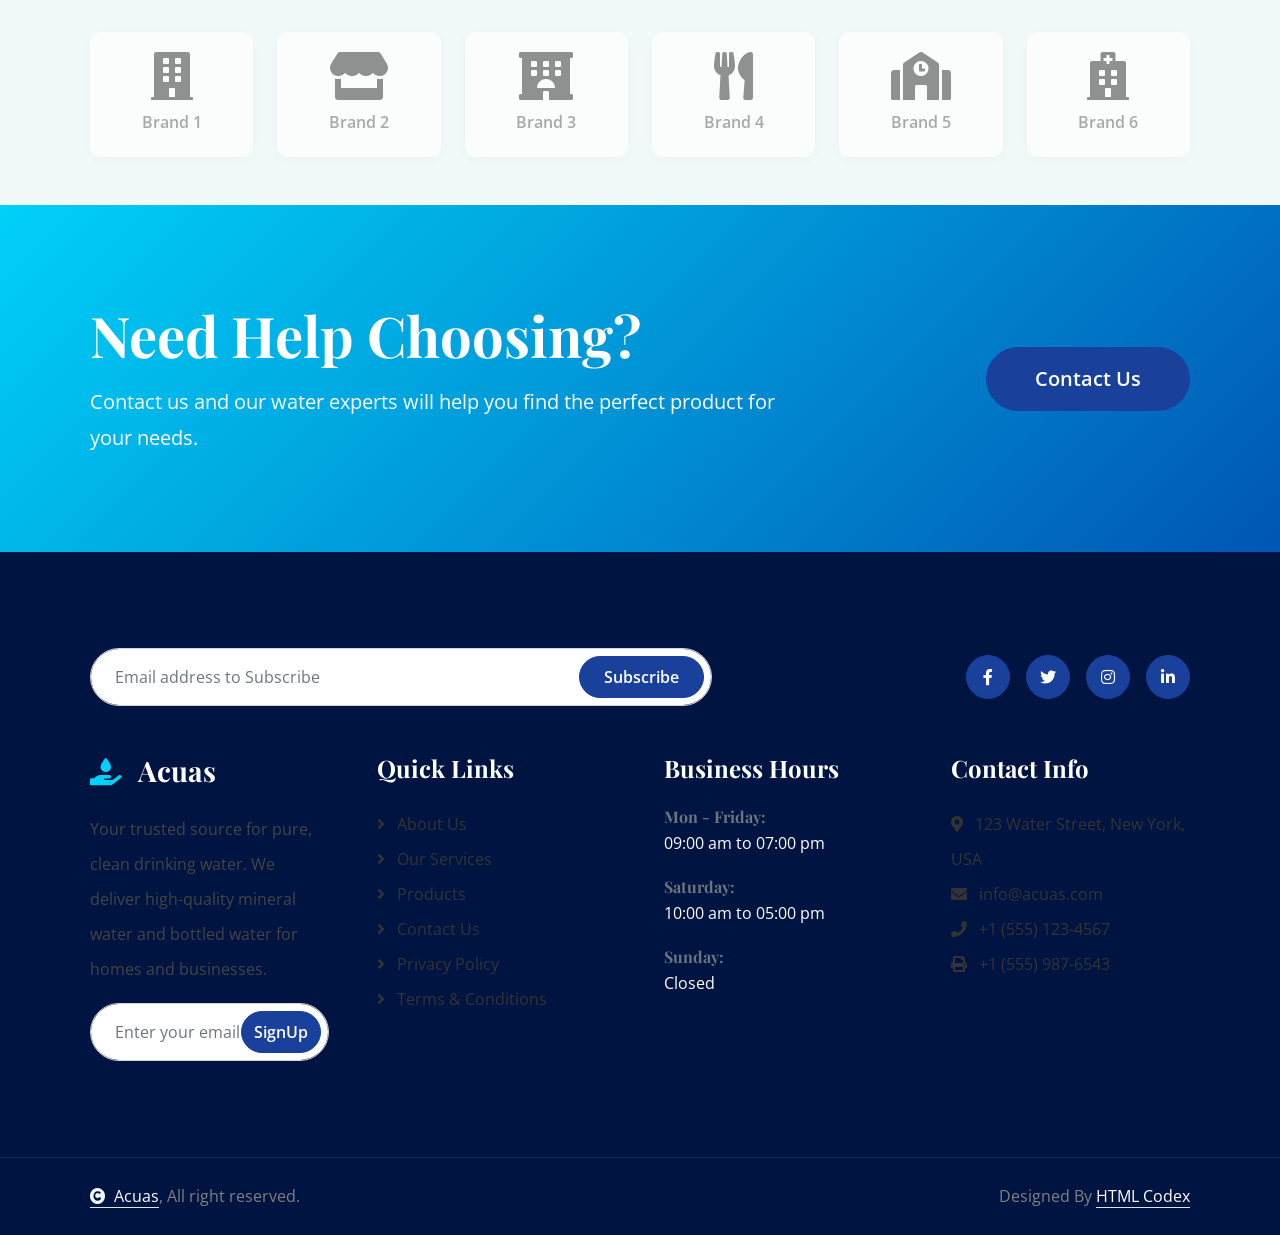
<file: product.html>
<!DOCTYPE html>
<html lang="en">

<head>
    <meta charset="utf-8">
    <title>Products - Acuas | Premium Drinking Water Bottles</title>
    <meta content="width=device-width, initial-scale=1.0" name="viewport">
    <meta content="mineral water, RO water, UV water, bottled water, water delivery, Acuas products, pure water" name="keywords">
    <meta content="Explore Acuas premium drinking water products. Choose from mineral water, RO purified water, and UV treated water bottles for your home or office." name="description">

    <!-- Google Web Fonts -->
    <link rel="preconnect" href="https://fonts.googleapis.com">
    <link rel="preconnect" href="https://fonts.gstatic.com" crossorigin>
    <link href="https://fonts.googleapis.com/css2?family=Open+Sans:ital,wdth,wght@0,75..100,300..800;1,75..100,300..800&family=Playfair+Display:ital,wght@0,400..900;1,400..900&display=swap" rel="stylesheet">

    <!-- Icon Font Stylesheet -->
    <link rel="stylesheet" href="https://use.fontawesome.com/releases/v5.15.4/css/all.css"/>
    <link href="https://cdn.jsdelivr.net/npm/bootstrap-icons@1.4.1/font/bootstrap-icons.css" rel="stylesheet">

    <!-- Libraries Stylesheet -->
    <link href="lib/animate/animate.min.css" rel="stylesheet">
    <link href="lib/owlcarousel/assets/owl.carousel.min.css" rel="stylesheet">

    <!-- Customized Bootstrap Stylesheet -->
    <link href="css/bootstrap.min.css" rel="stylesheet">

    <!-- Template Stylesheet -->
    <link href="css/style.css" rel="stylesheet">

    <style>
        .product-item {
            border: 1px solid rgba(196, 211, 211, 0.9);
            border-radius: 12px;
            overflow: hidden;
            transition: all 0.3s ease;
            background: white;
            height: 100%;
        }
        .product-item:hover {
            transform: translateY(-8px);
            box-shadow: 0 15px 50px rgba(0,0,0,0.12);
        }
        .product-item img {
            transition: all 0.5s ease;
            padding: 20px;
            background: #f8f9fa;
        }
        .product-item:hover img {
            transform: scale(1.05);
        }
        .product-item .product-content {
            padding: 20px 25px 25px;
            background: white;
        }
        .product-item .product-content .product-badge {
            display: inline-block;
            background: var(--bs-primary);
            color: white;
            font-size: 12px;
            font-weight: 600;
            padding: 4px 14px;
            border-radius: 50px;
            margin-bottom: 10px;
        }
        .product-item .product-content h4 {
            font-size: 1.2rem;
            font-weight: 700;
            margin-bottom: 8px;
        }
        .product-item .product-content h4 a {
            color: #111;
            text-decoration: none;
            transition: 0.3s;
        }
        .product-item .product-content h4 a:hover {
            color: var(--bs-primary);
        }
        .product-item .product-content .product-desc {
            color: #555;
            font-size: 14px;
            line-height: 1.6;
            margin-bottom: 12px;
        }
        .product-item .product-content .product-price {
            font-size: 1.5rem;
            font-weight: 700;
            color: var(--bs-primary);
            margin-bottom: 15px;
        }
        .product-item .product-content .product-price .old-price {
            font-size: 1rem;
            color: #999;
            text-decoration: line-through;
            font-weight: 400;
            margin-left: 10px;
        }
        .product-item .product-content .btn-order {
            background: var(--bs-primary);
            color: white;
            border: none;
            padding: 10px 25px;
            border-radius: 50px;
            font-weight: 600;
            transition: 0.3s;
        }
        .product-item .product-content .btn-order:hover {
            background: var(--bs-secondary);
            transform: translateY(-2px);
        }

        .category-tabs .btn {
            border-radius: 50px;
            padding: 10px 25px;
            font-weight: 600;
        }
        .category-tabs .btn.active {
            background: var(--bs-primary);
            color: white;
            border-color: var(--bs-primary);
        }
        .category-tabs .btn:not(.active) {
            background: white;
            color: #333;
            border-color: #ddd;
        }
        .category-tabs .btn:not(.active):hover {
            border-color: var(--bs-primary);
            color: var(--bs-primary);
        }

        /* Trust Badges */
        .trust-badge {
            text-align: center;
            padding: 15px;
            background: white;
            border-radius: 10px;
            box-shadow: 0 2px 15px rgba(0,0,0,0.05);
            transition: 0.3s;
        }
        .trust-badge:hover {
            transform: translateY(-5px);
            box-shadow: 0 8px 30px rgba(0,0,0,0.1);
        }
        .trust-badge i {
            font-size: 2.5rem;
            color: var(--bs-primary);
            margin-bottom: 8px;
        }
        .trust-badge span {
            display: block;
            font-size: 0.9rem;
            color: #555;
            font-weight: 600;
        }

        /* Brand Partners */
        .brand-logo {
            background: white;
            padding: 20px;
            border-radius: 10px;
            box-shadow: 0 2px 15px rgba(0,0,0,0.05);
            text-align: center;
            transition: 0.3s;
            filter: grayscale(100%);
            opacity: 0.7;
        }
        .brand-logo:hover {
            filter: grayscale(0%);
            opacity: 1;
            transform: translateY(-5px);
            box-shadow: 0 8px 30px rgba(0,0,0,0.1);
        }
        .brand-logo i {
            font-size: 3rem;
            color: #666;
        }
        .brand-logo span {
            display: block;
            margin-top: 5px;
            color: #888;
            font-weight: 600;
        }

        /* CTA Section */
        .cta-section {
            background: linear-gradient(135deg, var(--bs-primary), #0056b3);
            padding: 60px 0;
        }
        .cta-section h1 {
            color: white;
        }
        .cta-section p {
            color: rgba(255,255,255,0.9);
        }

        @media (max-width: 767px) {
            .product-item .product-content { padding: 15px; }
            .product-item .product-content h4 { font-size: 1rem; }
            .product-item .product-content .product-price { font-size: 1.2rem; }
            .category-tabs .btn { font-size: 13px; padding: 8px 16px; }
            .trust-badge { padding: 10px; }
            .trust-badge i { font-size: 1.8rem; }
        }
    </style>
</head>

<body>

    <!-- Spinner Start -->
    <div id="spinner" class="show bg-white position-fixed translate-middle w-100 vh-100 top-50 start-50 d-flex align-items-center justify-content-center">
        <div class="spinner-border text-primary" style="width: 3rem; height: 3rem;" role="status">
            <span class="sr-only">Loading...</span>
        </div>
    </div>
    <!-- Spinner End -->


    <!-- ============================================ -->
    <!-- SECTION 1: NAVBAR -->
    <!-- ============================================ -->
    <div class="container-fluid position-relative p-0">
        <nav class="navbar navbar-expand-lg navbar-light px-4 px-lg-5 py-3 py-lg-0">
            <a href="index.html" class="navbar-brand p-0">
                <h1 class="text-primary"><i class="fas fa-hand-holding-water me-3"></i>Acuas</h1>
            </a>
            <button class="navbar-toggler" type="button" data-bs-toggle="collapse" data-bs-target="#navbarCollapse">
                <span class="fa fa-bars"></span>
            </button>
            <div class="collapse navbar-collapse" id="navbarCollapse">
                <div class="navbar-nav ms-auto py-0">
                    <a href="index.html" class="nav-item nav-link">Home</a>
                    <a href="about.html" class="nav-item nav-link">About</a>
                    <a href="service.html" class="nav-item nav-link">Services</a>
                    <div class="nav-item dropdown">
                        <a href="#" class="nav-link dropdown-toggle active" data-bs-toggle="dropdown">Pages</a>
                        <div class="dropdown-menu m-0">
                            <a href="product.html" class="dropdown-item active">Products</a>
                            <a href="blog.html" class="dropdown-item">Blog Posts</a>
                            <a href="privacy-policy.html" class="dropdown-item">Privacy Policy</a>
                            <a href="terms.html" class="dropdown-item">Terms & Conditions</a>
                        </div>
                    </div>
                    <a href="contact.html" class="nav-item nav-link">Contact</a>
                </div>
                <div class="d-none d-xl-flex me-3">
                    <div class="d-flex flex-column pe-3 border-end border-primary">
                        <span class="text-body">Get Free Delivery</span>
                        <a href="tel:+15551234567"><span class="text-primary">Free: +1 (555) 123-4567</span></a>
                    </div>
                </div>
                <a href="contact.html" class="btn btn-primary rounded-pill d-inline-flex flex-shrink-0 py-2 px-4">Order Now</a>
            </div>
        </nav>
    </div>
    <!-- NAVBAR END -->


    <!-- ============================================ -->
    <!-- SECTION 2: PAGE HEADER -->
    <!-- ============================================ -->
    <div class="container-fluid bg-breadcrumb">
        <div class="container text-center py-5" style="max-width: 900px;">
            <h4 class="text-white display-4 mb-4 wow fadeInDown" data-wow-delay="0.1s">Our Products</h4>
            <ol class="breadcrumb d-flex justify-content-center mb-0 wow fadeInDown" data-wow-delay="0.3s">
                <li class="breadcrumb-item"><a href="index.html">Home</a></li>
                <li class="breadcrumb-item active text-primary">Products</li>
            </ol>
        </div>
    </div>
    <!-- PAGE HEADER END -->


    <!-- ============================================ -->
    <!-- SECTION 3: TRUST BADGES (NEW) -->
    <!-- ============================================ -->
    <div class="container-xxl py-4 wow fadeInUp" data-wow-delay="0.1s">
        <div class="container">
            <div class="row g-3">
                <div class="col-6 col-sm-4 col-md-2">
                    <div class="trust-badge">
                        <i class="fas fa-certificate"></i>
                        <span>100% Pure</span>
                    </div>
                </div>
                <div class="col-6 col-sm-4 col-md-2">
                    <div class="trust-badge">
                        <i class="fas fa-truck"></i>
                        <span>Free Delivery</span>
                    </div>
                </div>
                <div class="col-6 col-sm-4 col-md-2">
                    <div class="trust-badge">
                        <i class="fas fa-shield-alt"></i>
                        <span>Quality Guaranteed</span>
                    </div>
                </div>
                <div class="col-6 col-sm-4 col-md-2">
                    <div class="trust-badge">
                        <i class="fas fa-leaf"></i>
                        <span>Eco Friendly</span>
                    </div>
                </div>
                <div class="col-6 col-sm-4 col-md-2">
                    <div class="trust-badge">
                        <i class="fas fa-star"></i>
                        <span>5 Star Service</span>
                    </div>
                </div>
                <div class="col-6 col-sm-4 col-md-2">
                    <div class="trust-badge">
                        <i class="fas fa-hand-holding-heart"></i>
                        <span>Trusted Since 2004</span>
                    </div>
                </div>
            </div>
        </div>
    </div>
    <!-- TRUST BADGES END -->


    <!-- ============================================ -->
    <!-- SECTION 4: PRODUCTS -->
    <!-- ============================================ -->
    <div class="container-fluid product py-5">
        <div class="container py-5">
            <div class="text-center mx-auto pb-5 wow fadeInUp" data-wow-delay="0.2s" style="max-width: 800px;">
                <h4 class="text-uppercase text-primary">Our Products</h4>
                <h1 class="display-3 text-capitalize mb-3">We Deliver Best Quality Bottle Packs</h1>
                <p class="mb-0">Choose from our wide range of premium bottled water products designed for every need. Pure, safe, and delivered fresh.</p>
            </div>

            <!-- Category Tabs -->
            <div class="category-tabs text-center mb-5 wow fadeInUp" data-wow-delay="0.3s">
                <button class="btn active me-2" data-filter="all">All Products</button>
                <button class="btn me-2" data-filter="mineral">Mineral Water</button>
                <button class="btn me-2" data-filter="ro">RO Water</button>
                <button class="btn" data-filter="uv">UV Water</button>
            </div>

            <div class="row g-4 justify-content-center">
                <!-- Product 1: Mineral Water 2L -->
                <div class="col-lg-6 col-xl-4 wow fadeInUp" data-wow-delay="0.2s" data-category="mineral">
                    <div class="product-item">
                        <a href="product-detail.html">
                            <img src="img/product-3.png" class="img-fluid w-100" alt="Mineral Water Bottle 2L">
                        </a>
                        <div class="product-content">
                            <span class="product-badge">Best Seller</span>
                            <h4><a href="product-detail.html">Mineral Water Bottle</a></h4>
                            <p class="product-desc">Pure mineral water with essential nutrients. Perfect for daily hydration. 2L bottle.</p>
                            <div class="product-price">$35.00 <span class="old-price">$45.00</span></div>
                            <a href="product-detail.html" class="btn btn-order">Order Now <i class="fa fa-arrow-right ms-1"></i></a>
                        </div>
                    </div>
                </div>

                <!-- Product 2: Mineral Water 4L -->
                <div class="col-lg-6 col-xl-4 wow fadeInUp" data-wow-delay="0.3s" data-category="mineral">
                    <div class="product-item">
                        <a href="product-detail.html">
                            <img src="img/product-2.png" class="img-fluid w-100" alt="Mineral Water Bottle 4L">
                        </a>
                        <div class="product-content">
                            <span class="product-badge">Popular</span>
                            <h4><a href="product-detail.html">Mineral Water Bottle</a></h4>
                            <p class="product-desc">Premium mineral water with balanced minerals. Great for family use. 4L bottle.</p>
                            <div class="product-price">$65.00 <span class="old-price">$80.00</span></div>
                            <a href="product-detail.html" class="btn btn-order">Order Now <i class="fa fa-arrow-right ms-1"></i></a>
                        </div>
                    </div>
                </div>

                <!-- Product 3: RO Water 4L -->
                <div class="col-lg-6 col-xl-4 wow fadeInUp" data-wow-delay="0.4s" data-category="ro">
                    <div class="product-item">
                        <a href="product-detail.html">
                            <img src="img/product-2.png" class="img-fluid w-100" alt="RO Water Bottle 4L">
                        </a>
                        <div class="product-content">
                            <span class="product-badge">New</span>
                            <h4><a href="product-detail.html">RO Water Bottle</a></h4>
                            <p class="product-desc">Reverse Osmosis purified water. 99.9% pure and safe for your family. 4L bottle.</p>
                            <div class="product-price">$70.00 <span class="old-price">$90.00</span></div>
                            <a href="product-detail.html" class="btn btn-order">Order Now <i class="fa fa-arrow-right ms-1"></i></a>
                        </div>
                    </div>
                </div>

                <!-- Product 4: RO Water 6L -->
                <div class="col-lg-6 col-xl-4 wow fadeInUp" data-wow-delay="0.5s" data-category="ro">
                    <div class="product-item">
                        <a href="product-detail.html">
                            <img src="img/product-1.png" class="img-fluid w-100" alt="RO Water Bottle 6L">
                        </a>
                        <div class="product-content">
                            <span class="product-badge">Popular</span>
                            <h4><a href="product-detail.html">RO Water Bottle</a></h4>
                            <p class="product-desc">Advanced RO purification for maximum purity. Ideal for offices and families. 6L bottle.</p>
                            <div class="product-price">$95.00 <span class="old-price">$120.00</span></div>
                            <a href="product-detail.html" class="btn btn-order">Order Now <i class="fa fa-arrow-right ms-1"></i></a>
                        </div>
                    </div>
                </div>

                <!-- Product 5: UV Water 6L -->
                <div class="col-lg-6 col-xl-4 wow fadeInUp" data-wow-delay="0.6s" data-category="uv">
                    <div class="product-item">
                        <a href="product-detail.html">
                            <img src="img/product-1.png" class="img-fluid w-100" alt="UV Water Bottle 6L">
                        </a>
                        <div class="product-content">
                            <span class="product-badge">Top Rated</span>
                            <h4><a href="product-detail.html">UV Water Bottle</a></h4>
                            <p class="product-desc">UV purified water for maximum protection. Perfect for health-conscious families. 6L bottle.</p>
                            <div class="product-price">$100.00 <span class="old-price">$130.00</span></div>
                            <a href="product-detail.html" class="btn btn-order">Order Now <i class="fa fa-arrow-right ms-1"></i></a>
                        </div>
                    </div>
                </div>

                <!-- Product 6: UV Water 10L -->
                <div class="col-lg-6 col-xl-4 wow fadeInUp" data-wow-delay="0.7s" data-category="uv">
                    <div class="product-item">
                        <a href="product-detail.html">
                            <img src="img/product-3.png" class="img-fluid w-100" alt="UV Water Bottle 10L">
                        </a>
                        <div class="product-content">
                            <span class="product-badge">Best Value</span>
                            <h4><a href="product-detail.html">UV Water Bottle</a></h4>
                            <p class="product-desc">Large 10L UV purified water. Perfect for offices, events, and large families.</p>
                            <div class="product-price">$150.00 <span class="old-price">$180.00</span></div>
                            <a href="product-detail.html" class="btn btn-order">Order Now <i class="fa fa-arrow-right ms-1"></i></a>
                        </div>
                    </div>
                </div>

                <!-- Product 7: Mineral Water 10L -->
                <div class="col-lg-6 col-xl-4 wow fadeInUp" data-wow-delay="0.8s" data-category="mineral">
                    <div class="product-item">
                        <a href="product-detail.html">
                            <img src="img/product-2.png" class="img-fluid w-100" alt="Mineral Water 10L">
                        </a>
                        <div class="product-content">
                            <span class="product-badge">Family Pack</span>
                            <h4><a href="product-detail.html">Mineral Water Bottle</a></h4>
                            <p class="product-desc">Large 10L mineral water with natural minerals. Great for daily family use.</p>
                            <div class="product-price">$120.00 <span class="old-price">$150.00</span></div>
                            <a href="product-detail.html" class="btn btn-order">Order Now <i class="fa fa-arrow-right ms-1"></i></a>
                        </div>
                    </div>
                </div>

                <!-- Product 8: RO Water 10L -->
                <div class="col-lg-6 col-xl-4 wow fadeInUp" data-wow-delay="0.9s" data-category="ro">
                    <div class="product-item">
                        <a href="product-detail.html">
                            <img src="img/product-1.png" class="img-fluid w-100" alt="RO Water 10L">
                        </a>
                        <div class="product-content">
                            <span class="product-badge">Office Choice</span>
                            <h4><a href="product-detail.html">RO Water Bottle</a></h4>
                            <p class="product-desc">10L RO purified water for offices and businesses. Reliable and pure.</p>
                            <div class="product-price">$130.00 <span class="old-price">$160.00</span></div>
                            <a href="product-detail.html" class="btn btn-order">Order Now <i class="fa fa-arrow-right ms-1"></i></a>
                        </div>
                    </div>
                </div>

                <!-- Product 9: UV Water 4L -->
                <div class="col-lg-6 col-xl-4 wow fadeInUp" data-wow-delay="1.0s" data-category="uv">
                    <div class="product-item">
                        <a href="product-detail.html">
                            <img src="img/product-3.png" class="img-fluid w-100" alt="UV Water 4L">
                        </a>
                        <div class="product-content">
                            <span class="product-badge">Premium</span>
                            <h4><a href="product-detail.html">UV Water Bottle</a></h4>
                            <p class="product-desc">4L UV purified water with advanced sterilization. Perfect for health-conscious homes.</p>
                            <div class="product-price">$60.00 <span class="old-price">$75.00</span></div>
                            <a href="product-detail.html" class="btn btn-order">Order Now <i class="fa fa-arrow-right ms-1"></i></a>
                        </div>
                    </div>
                </div>
            </div>
        </div>
    </div>
    <!-- PRODUCTS END -->


    <!-- ============================================ -->
    <!-- SECTION 5: BRAND PARTNERS (NEW) -->
    <!-- ============================================ -->
    <div class="container-xxl py-5 bg-light">
        <div class="container">
            <div class="text-center mx-auto pb-5 wow fadeInUp" data-wow-delay="0.2s" style="max-width: 800px;">
                <h4 class="text-uppercase text-primary">Our Partners</h4>
                <h1 class="display-3 text-capitalize mb-3">Trusted By Leading Brands</h1>
                <p class="mb-0">We are proud to partner with these trusted organizations.</p>
            </div>
            <div class="row g-4 justify-content-center">
                <div class="col-4 col-md-2">
                    <div class="brand-logo">
                        <i class="fas fa-building"></i>
                        <span>Brand 1</span>
                    </div>
                </div>
                <div class="col-4 col-md-2">
                    <div class="brand-logo">
                        <i class="fas fa-store"></i>
                        <span>Brand 2</span>
                    </div>
                </div>
                <div class="col-4 col-md-2">
                    <div class="brand-logo">
                        <i class="fas fa-hotel"></i>
                        <span>Brand 3</span>
                    </div>
                </div>
                <div class="col-4 col-md-2">
                    <div class="brand-logo">
                        <i class="fas fa-utensils"></i>
                        <span>Brand 4</span>
                    </div>
                </div>
                <div class="col-4 col-md-2">
                    <div class="brand-logo">
                        <i class="fas fa-school"></i>
                        <span>Brand 5</span>
                    </div>
                </div>
                <div class="col-4 col-md-2">
                    <div class="brand-logo">
                        <i class="fas fa-hospital"></i>
                        <span>Brand 6</span>
                    </div>
                </div>
            </div>
        </div>
    </div>
    <!-- BRAND PARTNERS END -->


    <!-- ============================================ -->
    <!-- SECTION 6: CTA SECTION -->
    <!-- ============================================ -->
    <div class="container-fluid cta-section py-5">
        <div class="container py-5">
            <div class="row g-5 align-items-center">
                <div class="col-md-8 wow fadeInLeft" data-wow-delay="0.2s">
                    <h1 class="display-4 text-white mb-3">Need Help Choosing?</h1>
                    <p class="text-white mb-0 fs-5">Contact us and our water experts will help you find the perfect product for your needs.</p>
                </div>
                <div class="col-md-4 text-md-end wow fadeInRight" data-wow-delay="0.4s">
                    <a class="btn btn-secondary btn-lg rounded-pill py-3 px-5" href="contact.html">Contact Us</a>
                </div>
            </div>
        </div>
    </div>
    <!-- CTA END -->


    <!-- ============================================ -->
    <!-- SECTION 7: FOOTER -->
    <!-- ============================================ -->
    <div class="container-fluid footer py-5 wow fadeIn" data-wow-delay="0.2s">
        <div class="container py-5">
            <div class="row g-5 mb-5 align-items-center">
                <div class="col-lg-7">
                    <div class="position-relative mx-auto">
                        <input class="form-control rounded-pill w-100 py-3 ps-4 pe-5" type="text" placeholder="Email address to Subscribe">
                        <button type="button" class="btn btn-secondary rounded-pill position-absolute top-0 end-0 py-2 px-4 mt-2 me-2">Subscribe</button>
                    </div>
                </div>
                <div class="col-lg-5">
                    <div class="d-flex align-items-center justify-content-center justify-content-lg-end">
                        <a class="btn btn-secondary btn-md-square rounded-circle me-3" href="https://facebook.com/acuaswater"><i class="fab fa-facebook-f"></i></a>
                        <a class="btn btn-secondary btn-md-square rounded-circle me-3" href="https://twitter.com/acuaswater"><i class="fab fa-twitter"></i></a>
                        <a class="btn btn-secondary btn-md-square rounded-circle me-3" href="https://instagram.com/acuaswater"><i class="fab fa-instagram"></i></a>
                        <a class="btn btn-secondary btn-md-square rounded-circle me-0" href="https://linkedin.com/company/acuaswater"><i class="fab fa-linkedin-in"></i></a>
                    </div>
                </div>
            </div>
            <div class="row g-5">
                <div class="col-md-6 col-lg-6 col-xl-3">
                    <div class="footer-item d-flex flex-column">
                        <div class="footer-item">
                            <h3 class="text-white mb-4"><i class="fas fa-hand-holding-water text-primary me-3"></i>Acuas</h3>
                            <p class="mb-3">Your trusted source for pure, clean drinking water. We deliver high-quality mineral water and bottled water for homes and businesses.</p>
                        </div>
                        <div class="position-relative">
                            <input class="form-control rounded-pill w-100 py-3 ps-4 pe-5" type="email" placeholder="Enter your email">
                            <button type="button" class="btn btn-secondary rounded-pill position-absolute top-0 end-0 py-2 mt-2 me-2">SignUp</button>
                        </div>
                    </div>
                </div>
                <div class="col-md-6 col-lg-6 col-xl-3">
                    <div class="footer-item d-flex flex-column">
                        <h4 class="text-white mb-4">Quick Links</h4>
                        <a href="about.html"><i class="fas fa-angle-right me-2"></i> About Us</a>
                        <a href="service.html"><i class="fas fa-angle-right me-2"></i> Our Services</a>
                        <a href="product.html"><i class="fas fa-angle-right me-2"></i> Products</a>
                        <a href="contact.html"><i class="fas fa-angle-right me-2"></i> Contact Us</a>
                        <a href="privacy-policy.html"><i class="fas fa-angle-right me-2"></i> Privacy Policy</a>
                        <a href="terms.html"><i class="fas fa-angle-right me-2"></i> Terms & Conditions</a>
                    </div>
                </div>
                <div class="col-md-6 col-lg-6 col-xl-3">
                    <div class="footer-item d-flex flex-column">
                        <h4 class="text-white mb-4">Business Hours</h4>
                        <div class="mb-3">
                            <h6 class="text-muted mb-0">Mon - Friday:</h6>
                            <p class="text-white mb-0">09:00 am to 07:00 pm</p>
                        </div>
                        <div class="mb-3">
                            <h6 class="text-muted mb-0">Saturday:</h6>
                            <p class="text-white mb-0">10:00 am to 05:00 pm</p>
                        </div>
                        <div class="mb-3">
                            <h6 class="text-muted mb-0">Sunday:</h6>
                            <p class="text-white mb-0">Closed</p>
                        </div>
                    </div>
                </div>
                <div class="col-md-6 col-lg-6 col-xl-3">
                    <div class="footer-item d-flex flex-column">
                        <h4 class="text-white mb-4">Contact Info</h4>
                        <a href="#"><i class="fa fa-map-marker-alt me-2"></i> 123 Water Street, New York, USA</a>
                        <a href="mailto:info@acuas.com"><i class="fas fa-envelope me-2"></i> info@acuas.com</a>
                        <a href="tel:+15551234567"><i class="fas fa-phone me-2"></i> +1 (555) 123-4567</a>
                        <a href="tel:+15559876543" class="mb-3"><i class="fas fa-print me-2"></i> +1 (555) 987-6543</a>
                    </div>
                </div>
            </div>
        </div>
    </div>
    <!-- FOOTER END -->


    <!-- ============================================ -->
    <!-- SECTION 8: COPYRIGHT -->
    <!-- ============================================ -->
    <div class="container-fluid copyright py-4">
        <div class="container">
            <div class="row g-4 align-items-center">
                <div class="col-md-6 text-center text-md-start mb-md-0">
                    <span class="text-body"><a href="index.html" class="border-bottom text-white"><i class="fas fa-copyright text-light me-2"></i>Acuas</a>, All right reserved.</span>
                </div>
                <div class="col-md-6 text-center text-md-end text-body">
                    Designed By <a class="border-bottom text-white" href="https://htmlcodex.com">HTML Codex</a>
                </div>
            </div>
        </div>
    </div>
    <!-- COPYRIGHT END -->


    <!-- Back to Top -->
    <a href="#" class="btn btn-secondary btn-lg-square rounded-circle back-to-top"><i class="fa fa-arrow-up"></i></a>


    <!-- JavaScript Libraries -->
    <script src="https://ajax.googleapis.com/ajax/libs/jquery/3.6.4/jquery.min.js"></script>
    <script src="https://cdn.jsdelivr.net/npm/bootstrap@5.0.0/dist/js/bootstrap.bundle.min.js"></script>
    <script src="lib/wow/wow.min.js"></script>
    <script src="lib/easing/easing.min.js"></script>
    <script src="lib/waypoints/waypoints.min.js"></script>
    <script src="lib/owlcarousel/owl.carousel.min.js"></script>

    <!-- Template Javascript -->
    <script src="js/main.js"></script>

    <script>
        // Category Filter
        document.addEventListener('DOMContentLoaded', function() {
            const buttons = document.querySelectorAll('.category-tabs .btn');
            const products = document.querySelectorAll('[data-category]');

            buttons.forEach(button => {
                button.addEventListener('click', function() {
                    // Remove active class from all buttons
                    buttons.forEach(btn => btn.classList.remove('active'));
                    this.classList.add('active');

                    const filter = this.dataset.filter;

                    products.forEach(product => {
                        if (filter === 'all' || product.dataset.category === filter) {
                            product.style.display = 'block';
                        } else {
                            product.style.display = 'none';
                        }
                    });
                });
            });
        });
    </script>
</body>

</html>
</file>
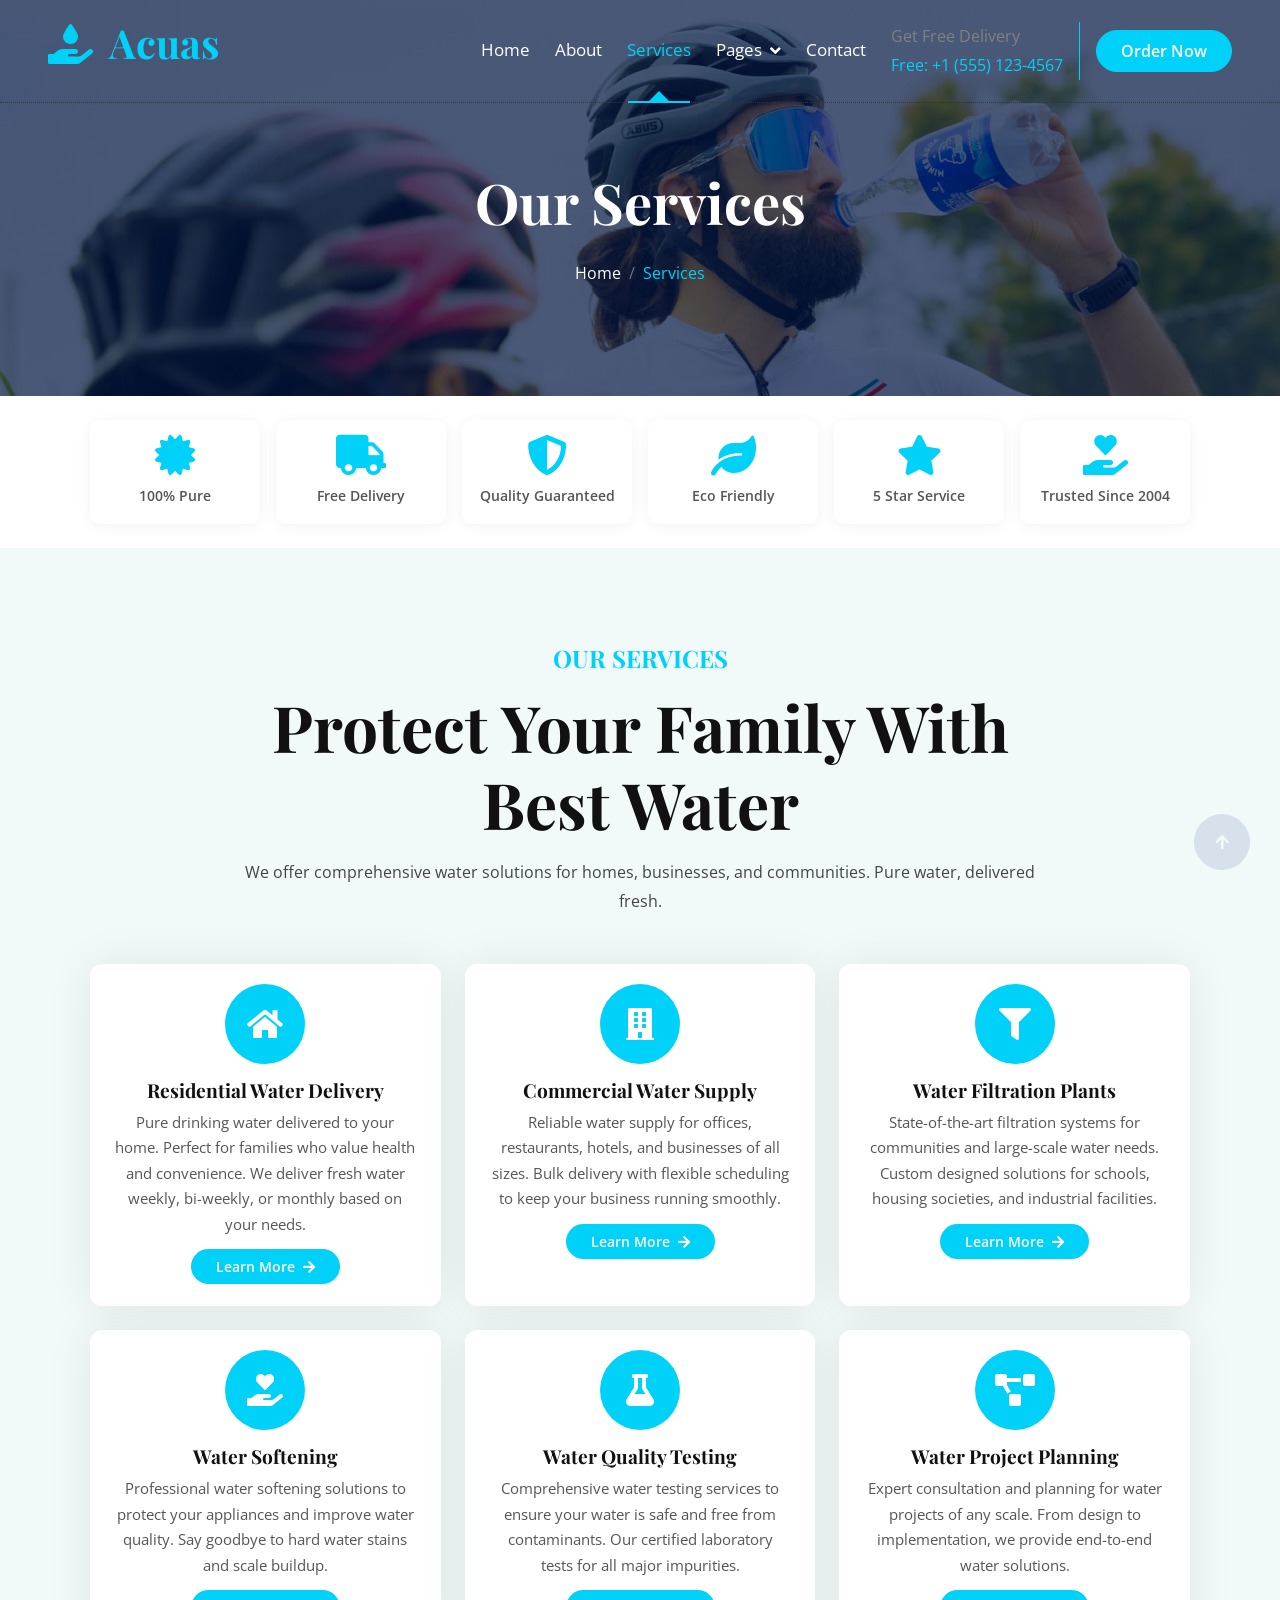
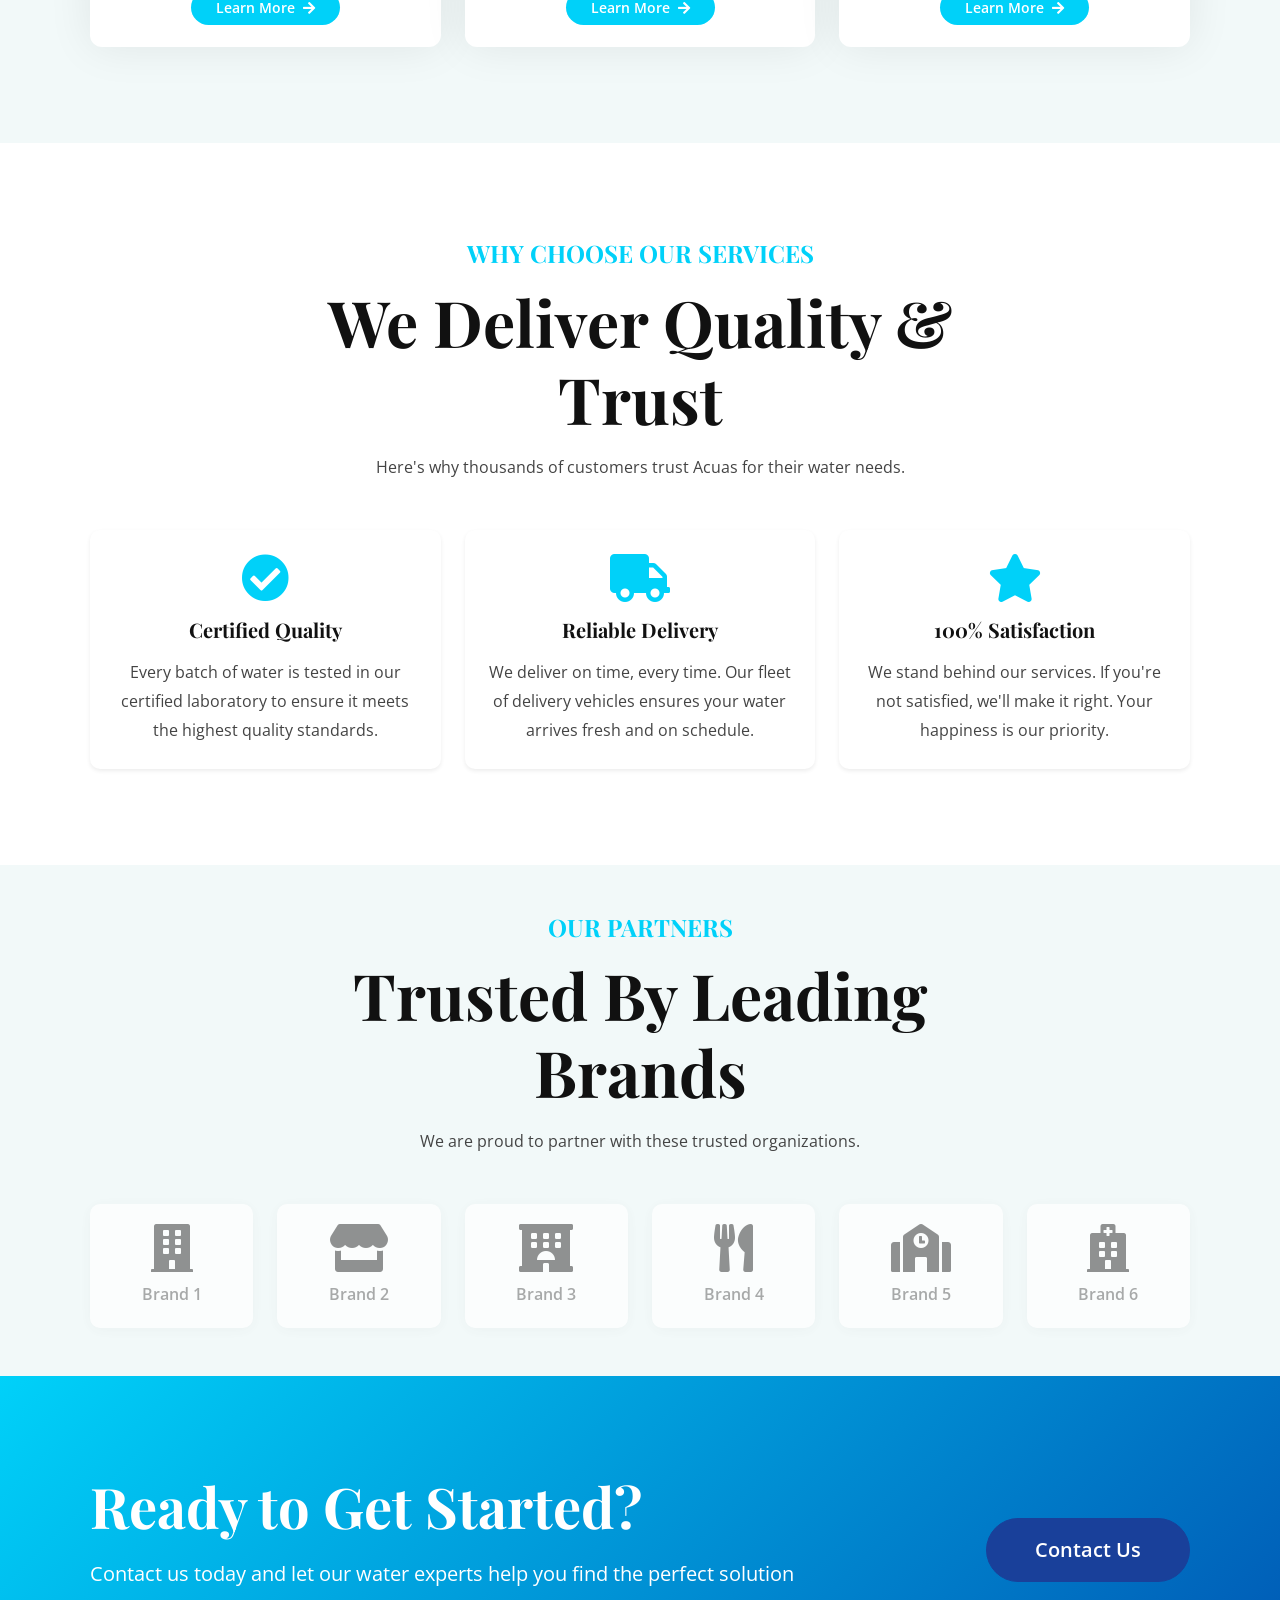
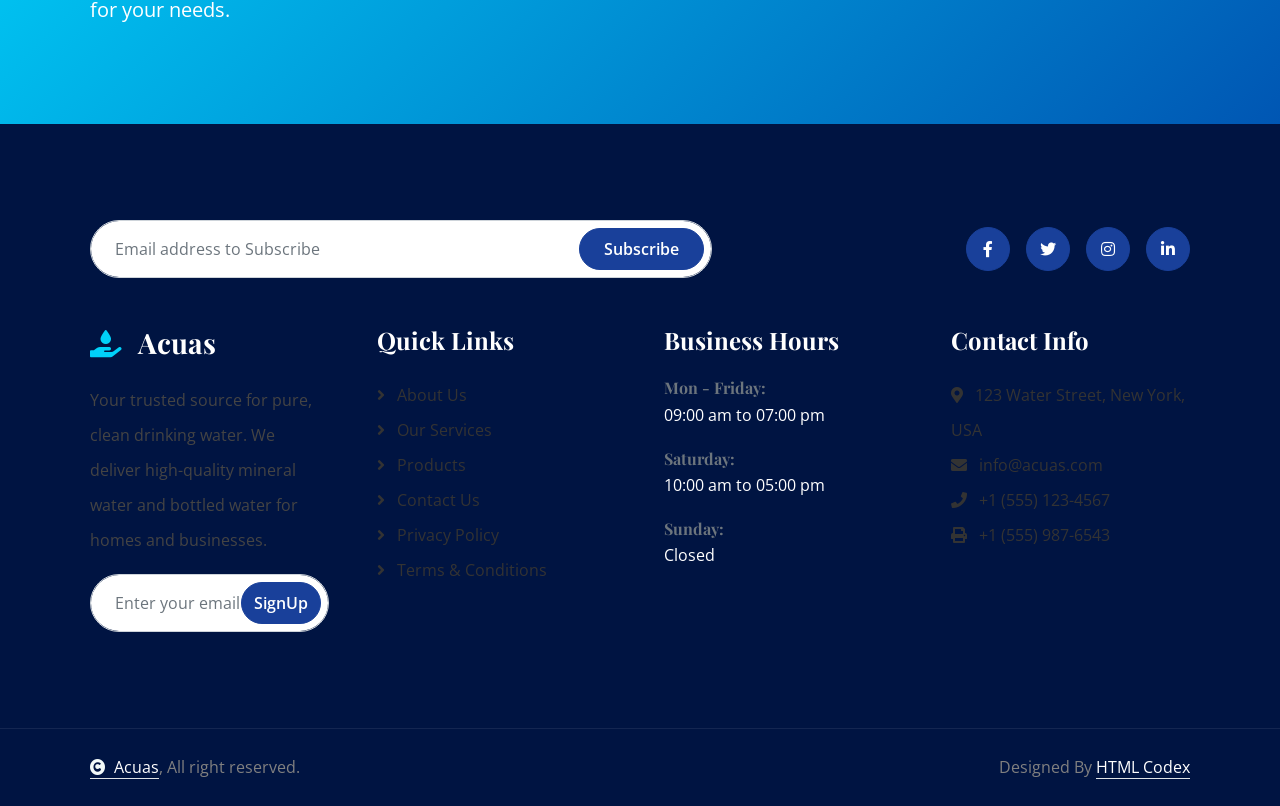
<file: service.html>
<!DOCTYPE html>
<html lang="en">

<head>
    <meta charset="utf-8">
    <title>Services - Acuas | Pure Drinking Water Solutions</title>
    <meta content="width=device-width, initial-scale=1.0" name="viewport">
    <meta content="water delivery services, residential water, commercial water, water filtration, water softening, Acuas services" name="keywords">
    <meta content="Acuas offers comprehensive water services including residential and commercial water delivery, filtration plants, water softening, and quality testing." name="description">

    <!-- Google Web Fonts -->
    <link rel="preconnect" href="https://fonts.googleapis.com">
    <link rel="preconnect" href="https://fonts.gstatic.com" crossorigin>
    <link href="https://fonts.googleapis.com/css2?family=Open+Sans:ital,wdth,wght@0,75..100,300..800;1,75..100,300..800&family=Playfair+Display:ital,wght@0,400..900;1,400..900&display=swap" rel="stylesheet">

    <!-- Icon Font Stylesheet -->
    <link rel="stylesheet" href="https://use.fontawesome.com/releases/v5.15.4/css/all.css"/>
    <link href="https://cdn.jsdelivr.net/npm/bootstrap-icons@1.4.1/font/bootstrap-icons.css" rel="stylesheet">

    <!-- Libraries Stylesheet -->
    <link href="lib/animate/animate.min.css" rel="stylesheet">
    <link href="lib/owlcarousel/assets/owl.carousel.min.css" rel="stylesheet">

    <!-- Customized Bootstrap Stylesheet -->
    <link href="css/bootstrap.min.css" rel="stylesheet">

    <!-- Template Stylesheet -->
    <link href="css/style.css" rel="stylesheet">

    <style>
        .service-item {
            position: relative;
            box-shadow: 0 0 45px rgba(0, 0, 0, .08);
            border-radius: 12px;
            overflow: hidden;
            background: white;
            transition: all 0.3s ease;
            height: 100%;
        }
        .service-item:hover {
            transform: translateY(-8px);
            box-shadow: 0 15px 50px rgba(0,0,0,0.12);
        }
        .service-item .service-icon {
            width: 80px;
            height: 80px;
            border-radius: 50%;
            display: flex;
            align-items: center;
            justify-content: center;
            background: var(--bs-primary);
            flex-shrink: 0;
            transition: 0.5s;
            margin: 0 auto 15px;
        }
        .service-item:hover .service-icon {
            background: var(--bs-secondary);
            transform: rotate(360deg);
        }
        .service-item .service-icon i {
            color: white;
            font-size: 2rem;
            transition: 0.5s;
        }
        .service-item .service-content {
            padding: 20px 25px 25px;
            text-align: center;
        }
        .service-item .service-content h4 {
            font-size: 1.2rem;
            font-weight: 700;
            margin-bottom: 8px;
        }
        .service-item .service-content h4 a {
            color: #111;
            text-decoration: none;
            transition: 0.3s;
        }
        .service-item .service-content h4 a:hover {
            color: var(--bs-primary);
        }
        .service-item .service-content p {
            color: #555;
            font-size: 15px;
            line-height: 1.7;
            margin-bottom: 15px;
        }
        .service-item .service-content .btn-learn {
            background: var(--bs-primary);
            color: white;
            border: none;
            padding: 8px 25px;
            border-radius: 50px;
            font-weight: 600;
            transition: 0.3s;
            font-size: 14px;
        }
        .service-item .service-content .btn-learn:hover {
            background: var(--bs-secondary);
            transform: translateY(-2px);
        }

        /* Trust Badges */
        .trust-badge {
            text-align: center;
            padding: 15px;
            background: white;
            border-radius: 10px;
            box-shadow: 0 2px 15px rgba(0,0,0,0.05);
            transition: 0.3s;
        }
        .trust-badge:hover {
            transform: translateY(-5px);
            box-shadow: 0 8px 30px rgba(0,0,0,0.1);
        }
        .trust-badge i {
            font-size: 2.5rem;
            color: var(--bs-primary);
            margin-bottom: 8px;
        }
        .trust-badge span {
            display: block;
            font-size: 0.9rem;
            color: #555;
            font-weight: 600;
        }

        /* Brand Partners */
        .brand-logo {
            background: white;
            padding: 20px;
            border-radius: 10px;
            box-shadow: 0 2px 15px rgba(0,0,0,0.05);
            text-align: center;
            transition: 0.3s;
            filter: grayscale(100%);
            opacity: 0.7;
        }
        .brand-logo:hover {
            filter: grayscale(0%);
            opacity: 1;
            transform: translateY(-5px);
            box-shadow: 0 8px 30px rgba(0,0,0,0.1);
        }
        .brand-logo i {
            font-size: 3rem;
            color: #666;
        }
        .brand-logo span {
            display: block;
            margin-top: 5px;
            color: #888;
            font-weight: 600;
        }

        /* CTA Section */
        .cta-section {
            background: linear-gradient(135deg, var(--bs-primary), #0056b3);
            padding: 60px 0;
        }
        .cta-section h1 {
            color: white;
        }
        .cta-section p {
            color: rgba(255,255,255,0.9);
        }

        @media (max-width: 767px) {
            .service-item .service-content { padding: 15px; }
            .service-item .service-content h4 { font-size: 1rem; }
            .service-item .service-icon { width: 60px; height: 60px; }
            .service-item .service-icon i { font-size: 1.5rem; }
            .trust-badge { padding: 10px; }
            .trust-badge i { font-size: 1.8rem; }
        }
    </style>
</head>

<body>

    <!-- Spinner Start -->
    <div id="spinner" class="show bg-white position-fixed translate-middle w-100 vh-100 top-50 start-50 d-flex align-items-center justify-content-center">
        <div class="spinner-border text-primary" style="width: 3rem; height: 3rem;" role="status">
            <span class="sr-only">Loading...</span>
        </div>
    </div>
    <!-- Spinner End -->


    <!-- ============================================ -->
    <!-- SECTION 1: NAVBAR -->
    <!-- ============================================ -->
    <div class="container-fluid position-relative p-0">
        <nav class="navbar navbar-expand-lg navbar-light px-4 px-lg-5 py-3 py-lg-0">
            <a href="index.html" class="navbar-brand p-0">
                <h1 class="text-primary"><i class="fas fa-hand-holding-water me-3"></i>Acuas</h1>
            </a>
            <button class="navbar-toggler" type="button" data-bs-toggle="collapse" data-bs-target="#navbarCollapse">
                <span class="fa fa-bars"></span>
            </button>
            <div class="collapse navbar-collapse" id="navbarCollapse">
                <div class="navbar-nav ms-auto py-0">
                    <a href="index.html" class="nav-item nav-link">Home</a>
                    <a href="about.html" class="nav-item nav-link">About</a>
                    <a href="service.html" class="nav-item nav-link active">Services</a>
                    <div class="nav-item dropdown">
                        <a href="#" class="nav-link dropdown-toggle" data-bs-toggle="dropdown">Pages</a>
                        <div class="dropdown-menu m-0">
                            <a href="product.html" class="dropdown-item">Products</a>
                            <a href="blog.html" class="dropdown-item">Blog Posts</a>
                            <a href="privacy-policy.html" class="dropdown-item">Privacy Policy</a>
                            <a href="terms.html" class="dropdown-item">Terms & Conditions</a>
                        </div>
                    </div>
                    <a href="contact.html" class="nav-item nav-link">Contact</a>
                </div>
                <div class="d-none d-xl-flex me-3">
                    <div class="d-flex flex-column pe-3 border-end border-primary">
                        <span class="text-body">Get Free Delivery</span>
                        <a href="tel:+15551234567"><span class="text-primary">Free: +1 (555) 123-4567</span></a>
                    </div>
                </div>
                <a href="contact.html" class="btn btn-primary rounded-pill d-inline-flex flex-shrink-0 py-2 px-4">Order Now</a>
            </div>
        </nav>
    </div>
    <!-- NAVBAR END -->


    <!-- ============================================ -->
    <!-- SECTION 2: PAGE HEADER -->
    <!-- ============================================ -->
    <div class="container-fluid bg-breadcrumb">
        <div class="container text-center py-5" style="max-width: 900px;">
            <h4 class="text-white display-4 mb-4 wow fadeInDown" data-wow-delay="0.1s">Our Services</h4>
            <ol class="breadcrumb d-flex justify-content-center mb-0 wow fadeInDown" data-wow-delay="0.3s">
                <li class="breadcrumb-item"><a href="index.html">Home</a></li>
                <li class="breadcrumb-item active text-primary">Services</li>
            </ol>
        </div>
    </div>
    <!-- PAGE HEADER END -->


    <!-- ============================================ -->
    <!-- SECTION 3: TRUST BADGES (NEW) -->
    <!-- ============================================ -->
    <div class="container-xxl py-4 wow fadeInUp" data-wow-delay="0.1s">
        <div class="container">
            <div class="row g-3">
                <div class="col-6 col-sm-4 col-md-2">
                    <div class="trust-badge">
                        <i class="fas fa-certificate"></i>
                        <span>100% Pure</span>
                    </div>
                </div>
                <div class="col-6 col-sm-4 col-md-2">
                    <div class="trust-badge">
                        <i class="fas fa-truck"></i>
                        <span>Free Delivery</span>
                    </div>
                </div>
                <div class="col-6 col-sm-4 col-md-2">
                    <div class="trust-badge">
                        <i class="fas fa-shield-alt"></i>
                        <span>Quality Guaranteed</span>
                    </div>
                </div>
                <div class="col-6 col-sm-4 col-md-2">
                    <div class="trust-badge">
                        <i class="fas fa-leaf"></i>
                        <span>Eco Friendly</span>
                    </div>
                </div>
                <div class="col-6 col-sm-4 col-md-2">
                    <div class="trust-badge">
                        <i class="fas fa-star"></i>
                        <span>5 Star Service</span>
                    </div>
                </div>
                <div class="col-6 col-sm-4 col-md-2">
                    <div class="trust-badge">
                        <i class="fas fa-hand-holding-heart"></i>
                        <span>Trusted Since 2004</span>
                    </div>
                </div>
            </div>
        </div>
    </div>
    <!-- TRUST BADGES END -->


    <!-- ============================================ -->
    <!-- SECTION 4: SERVICES -->
    <!-- ============================================ -->
    <div class="container-fluid service bg-light overflow-hidden py-5">
        <div class="container py-5">
            <div class="text-center mx-auto pb-5 wow fadeInUp" data-wow-delay="0.2s" style="max-width: 800px;">
                <h4 class="text-uppercase text-primary">Our Services</h4>
                <h1 class="display-3 text-capitalize mb-3">Protect Your Family with Best Water</h1>
                <p class="mb-0">We offer comprehensive water solutions for homes, businesses, and communities. Pure water, delivered fresh.</p>
            </div>

            <div class="row g-4 justify-content-center">
                <!-- Service 1: Residential Water Delivery -->
                <div class="col-lg-6 col-xl-4 wow fadeInUp" data-wow-delay="0.2s">
                    <div class="service-item">
                        <div class="service-content">
                            <div class="service-icon">
                                <i class="fas fa-home"></i>
                            </div>
                            <h4><a href="service-detail.html">Residential Water Delivery</a></h4>
                            <p>Pure drinking water delivered to your home. Perfect for families who value health and convenience. We deliver fresh water weekly, bi-weekly, or monthly based on your needs.</p>
                            <a href="service-detail.html" class="btn-learn">Learn More <i class="fa fa-arrow-right ms-1"></i></a>
                        </div>
                    </div>
                </div>

                <!-- Service 2: Commercial Water Supply -->
                <div class="col-lg-6 col-xl-4 wow fadeInUp" data-wow-delay="0.3s">
                    <div class="service-item">
                        <div class="service-content">
                            <div class="service-icon">
                                <i class="fas fa-building"></i>
                            </div>
                            <h4><a href="service-detail.html">Commercial Water Supply</a></h4>
                            <p>Reliable water supply for offices, restaurants, hotels, and businesses of all sizes. Bulk delivery with flexible scheduling to keep your business running smoothly.</p>
                            <a href="service-detail.html" class="btn-learn">Learn More <i class="fa fa-arrow-right ms-1"></i></a>
                        </div>
                    </div>
                </div>

                <!-- Service 3: Water Filtration Plants -->
                <div class="col-lg-6 col-xl-4 wow fadeInUp" data-wow-delay="0.4s">
                    <div class="service-item">
                        <div class="service-content">
                            <div class="service-icon">
                                <i class="fas fa-filter"></i>
                            </div>
                            <h4><a href="service-detail.html">Water Filtration Plants</a></h4>
                            <p>State-of-the-art filtration systems for communities and large-scale water needs. Custom designed solutions for schools, housing societies, and industrial facilities.</p>
                            <a href="service-detail.html" class="btn-learn">Learn More <i class="fa fa-arrow-right ms-1"></i></a>
                        </div>
                    </div>
                </div>

                <!-- Service 4: Water Softening -->
                <div class="col-lg-6 col-xl-4 wow fadeInUp" data-wow-delay="0.5s">
                    <div class="service-item">
                        <div class="service-content">
                            <div class="service-icon">
                                <i class="fas fa-hand-holding-heart"></i>
                            </div>
                            <h4><a href="service-detail.html">Water Softening</a></h4>
                            <p>Professional water softening solutions to protect your appliances and improve water quality. Say goodbye to hard water stains and scale buildup.</p>
                            <a href="service-detail.html" class="btn-learn">Learn More <i class="fa fa-arrow-right ms-1"></i></a>
                        </div>
                    </div>
                </div>

                <!-- Service 5: Water Quality Testing -->
                <div class="col-lg-6 col-xl-4 wow fadeInUp" data-wow-delay="0.6s">
                    <div class="service-item">
                        <div class="service-content">
                            <div class="service-icon">
                                <i class="fas fa-flask"></i>
                            </div>
                            <h4><a href="service-detail.html">Water Quality Testing</a></h4>
                            <p>Comprehensive water testing services to ensure your water is safe and free from contaminants. Our certified laboratory tests for all major impurities.</p>
                            <a href="service-detail.html" class="btn-learn">Learn More <i class="fa fa-arrow-right ms-1"></i></a>
                        </div>
                    </div>
                </div>

                <!-- Service 6: Water Project Planning -->
                <div class="col-lg-6 col-xl-4 wow fadeInUp" data-wow-delay="0.7s">
                    <div class="service-item">
                        <div class="service-content">
                            <div class="service-icon">
                                <i class="fas fa-project-diagram"></i>
                            </div>
                            <h4><a href="service-detail.html">Water Project Planning</a></h4>
                            <p>Expert consultation and planning for water projects of any scale. From design to implementation, we provide end-to-end water solutions.</p>
                            <a href="service-detail.html" class="btn-learn">Learn More <i class="fa fa-arrow-right ms-1"></i></a>
                        </div>
                    </div>
                </div>
            </div>
        </div>
    </div>
    <!-- SERVICES END -->


    <!-- ============================================ -->
    <!-- SECTION 5: WHY CHOOSE OUR SERVICES -->
    <!-- ============================================ -->
    <div class="container-fluid py-5">
        <div class="container py-5">
            <div class="text-center mx-auto pb-5 wow fadeInUp" data-wow-delay="0.2s" style="max-width: 800px;">
                <h4 class="text-uppercase text-primary">Why Choose Our Services</h4>
                <h1 class="display-3 text-capitalize mb-3">We Deliver Quality & Trust</h1>
                <p class="mb-0">Here's why thousands of customers trust Acuas for their water needs.</p>
            </div>
            <div class="row g-4">
                <div class="col-md-4 wow fadeInUp" data-wow-delay="0.2s">
                    <div class="bg-white p-4 rounded shadow-sm h-100 text-center">
                        <i class="fas fa-check-circle fa-3x text-primary mb-3"></i>
                        <h5>Certified Quality</h5>
                        <p class="mb-0">Every batch of water is tested in our certified laboratory to ensure it meets the highest quality standards.</p>
                    </div>
                </div>
                <div class="col-md-4 wow fadeInUp" data-wow-delay="0.4s">
                    <div class="bg-white p-4 rounded shadow-sm h-100 text-center">
                        <i class="fas fa-truck fa-3x text-primary mb-3"></i>
                        <h5>Reliable Delivery</h5>
                        <p class="mb-0">We deliver on time, every time. Our fleet of delivery vehicles ensures your water arrives fresh and on schedule.</p>
                    </div>
                </div>
                <div class="col-md-4 wow fadeInUp" data-wow-delay="0.6s">
                    <div class="bg-white p-4 rounded shadow-sm h-100 text-center">
                        <i class="fas fa-star fa-3x text-primary mb-3"></i>
                        <h5>100% Satisfaction</h5>
                        <p class="mb-0">We stand behind our services. If you're not satisfied, we'll make it right. Your happiness is our priority.</p>
                    </div>
                </div>
            </div>
        </div>
    </div>
    <!-- WHY CHOOSE OUR SERVICES END -->


    <!-- ============================================ -->
    <!-- SECTION 6: BRAND PARTNERS (NEW) -->
    <!-- ============================================ -->
    <div class="container-xxl py-5 bg-light">
        <div class="container">
            <div class="text-center mx-auto pb-5 wow fadeInUp" data-wow-delay="0.2s" style="max-width: 800px;">
                <h4 class="text-uppercase text-primary">Our Partners</h4>
                <h1 class="display-3 text-capitalize mb-3">Trusted By Leading Brands</h1>
                <p class="mb-0">We are proud to partner with these trusted organizations.</p>
            </div>
            <div class="row g-4 justify-content-center">
                <div class="col-4 col-md-2">
                    <div class="brand-logo">
                        <i class="fas fa-building"></i>
                        <span>Brand 1</span>
                    </div>
                </div>
                <div class="col-4 col-md-2">
                    <div class="brand-logo">
                        <i class="fas fa-store"></i>
                        <span>Brand 2</span>
                    </div>
                </div>
                <div class="col-4 col-md-2">
                    <div class="brand-logo">
                        <i class="fas fa-hotel"></i>
                        <span>Brand 3</span>
                    </div>
                </div>
                <div class="col-4 col-md-2">
                    <div class="brand-logo">
                        <i class="fas fa-utensils"></i>
                        <span>Brand 4</span>
                    </div>
                </div>
                <div class="col-4 col-md-2">
                    <div class="brand-logo">
                        <i class="fas fa-school"></i>
                        <span>Brand 5</span>
                    </div>
                </div>
                <div class="col-4 col-md-2">
                    <div class="brand-logo">
                        <i class="fas fa-hospital"></i>
                        <span>Brand 6</span>
                    </div>
                </div>
            </div>
        </div>
    </div>
    <!-- BRAND PARTNERS END -->


    <!-- ============================================ -->
    <!-- SECTION 7: CTA SECTION -->
    <!-- ============================================ -->
    <div class="container-fluid cta-section py-5">
        <div class="container py-5">
            <div class="row g-5 align-items-center">
                <div class="col-md-8 wow fadeInLeft" data-wow-delay="0.2s">
                    <h1 class="display-4 text-white mb-3">Ready to Get Started?</h1>
                    <p class="text-white mb-0 fs-5">Contact us today and let our water experts help you find the perfect solution for your needs.</p>
                </div>
                <div class="col-md-4 text-md-end wow fadeInRight" data-wow-delay="0.4s">
                    <a class="btn btn-secondary btn-lg rounded-pill py-3 px-5" href="contact.html">Contact Us</a>
                </div>
            </div>
        </div>
    </div>
    <!-- CTA END -->


    <!-- ============================================ -->
    <!-- SECTION 8: FOOTER -->
    <!-- ============================================ -->
    <div class="container-fluid footer py-5 wow fadeIn" data-wow-delay="0.2s">
        <div class="container py-5">
            <div class="row g-5 mb-5 align-items-center">
                <div class="col-lg-7">
                    <div class="position-relative mx-auto">
                        <input class="form-control rounded-pill w-100 py-3 ps-4 pe-5" type="text" placeholder="Email address to Subscribe">
                        <button type="button" class="btn btn-secondary rounded-pill position-absolute top-0 end-0 py-2 px-4 mt-2 me-2">Subscribe</button>
                    </div>
                </div>
                <div class="col-lg-5">
                    <div class="d-flex align-items-center justify-content-center justify-content-lg-end">
                        <a class="btn btn-secondary btn-md-square rounded-circle me-3" href="https://facebook.com/acuaswater"><i class="fab fa-facebook-f"></i></a>
                        <a class="btn btn-secondary btn-md-square rounded-circle me-3" href="https://twitter.com/acuaswater"><i class="fab fa-twitter"></i></a>
                        <a class="btn btn-secondary btn-md-square rounded-circle me-3" href="https://instagram.com/acuaswater"><i class="fab fa-instagram"></i></a>
                        <a class="btn btn-secondary btn-md-square rounded-circle me-0" href="https://linkedin.com/company/acuaswater"><i class="fab fa-linkedin-in"></i></a>
                    </div>
                </div>
            </div>
            <div class="row g-5">
                <div class="col-md-6 col-lg-6 col-xl-3">
                    <div class="footer-item d-flex flex-column">
                        <div class="footer-item">
                            <h3 class="text-white mb-4"><i class="fas fa-hand-holding-water text-primary me-3"></i>Acuas</h3>
                            <p class="mb-3">Your trusted source for pure, clean drinking water. We deliver high-quality mineral water and bottled water for homes and businesses.</p>
                        </div>
                        <div class="position-relative">
                            <input class="form-control rounded-pill w-100 py-3 ps-4 pe-5" type="email" placeholder="Enter your email">
                            <button type="button" class="btn btn-secondary rounded-pill position-absolute top-0 end-0 py-2 mt-2 me-2">SignUp</button>
                        </div>
                    </div>
                </div>
                <div class="col-md-6 col-lg-6 col-xl-3">
                    <div class="footer-item d-flex flex-column">
                        <h4 class="text-white mb-4">Quick Links</h4>
                        <a href="about.html"><i class="fas fa-angle-right me-2"></i> About Us</a>
                        <a href="service.html"><i class="fas fa-angle-right me-2"></i> Our Services</a>
                        <a href="product.html"><i class="fas fa-angle-right me-2"></i> Products</a>
                        <a href="contact.html"><i class="fas fa-angle-right me-2"></i> Contact Us</a>
                        <a href="privacy-policy.html"><i class="fas fa-angle-right me-2"></i> Privacy Policy</a>
                        <a href="terms.html"><i class="fas fa-angle-right me-2"></i> Terms & Conditions</a>
                    </div>
                </div>
                <div class="col-md-6 col-lg-6 col-xl-3">
                    <div class="footer-item d-flex flex-column">
                        <h4 class="text-white mb-4">Business Hours</h4>
                        <div class="mb-3">
                            <h6 class="text-muted mb-0">Mon - Friday:</h6>
                            <p class="text-white mb-0">09:00 am to 07:00 pm</p>
                        </div>
                        <div class="mb-3">
                            <h6 class="text-muted mb-0">Saturday:</h6>
                            <p class="text-white mb-0">10:00 am to 05:00 pm</p>
                        </div>
                        <div class="mb-3">
                            <h6 class="text-muted mb-0">Sunday:</h6>
                            <p class="text-white mb-0">Closed</p>
                        </div>
                    </div>
                </div>
                <div class="col-md-6 col-lg-6 col-xl-3">
                    <div class="footer-item d-flex flex-column">
                        <h4 class="text-white mb-4">Contact Info</h4>
                        <a href="#"><i class="fa fa-map-marker-alt me-2"></i> 123 Water Street, New York, USA</a>
                        <a href="mailto:info@acuas.com"><i class="fas fa-envelope me-2"></i> info@acuas.com</a>
                        <a href="tel:+15551234567"><i class="fas fa-phone me-2"></i> +1 (555) 123-4567</a>
                        <a href="tel:+15559876543" class="mb-3"><i class="fas fa-print me-2"></i> +1 (555) 987-6543</a>
                    </div>
                </div>
            </div>
        </div>
    </div>
    <!-- FOOTER END -->


    <!-- ============================================ -->
    <!-- SECTION 9: COPYRIGHT -->
    <!-- ============================================ -->
    <div class="container-fluid copyright py-4">
        <div class="container">
            <div class="row g-4 align-items-center">
                <div class="col-md-6 text-center text-md-start mb-md-0">
                    <span class="text-body"><a href="index.html" class="border-bottom text-white"><i class="fas fa-copyright text-light me-2"></i>Acuas</a>, All right reserved.</span>
                </div>
                <div class="col-md-6 text-center text-md-end text-body">
                    Designed By <a class="border-bottom text-white" href="https://htmlcodex.com">HTML Codex</a>
                </div>
            </div>
        </div>
    </div>
    <!-- COPYRIGHT END -->


    <!-- Back to Top -->
    <a href="#" class="btn btn-secondary btn-lg-square rounded-circle back-to-top"><i class="fa fa-arrow-up"></i></a>


    <!-- JavaScript Libraries -->
    <script src="https://ajax.googleapis.com/ajax/libs/jquery/3.6.4/jquery.min.js"></script>
    <script src="https://cdn.jsdelivr.net/npm/bootstrap@5.0.0/dist/js/bootstrap.bundle.min.js"></script>
    <script src="lib/wow/wow.min.js"></script>
    <script src="lib/easing/easing.min.js"></script>
    <script src="lib/waypoints/waypoints.min.js"></script>
    <script src="lib/owlcarousel/owl.carousel.min.js"></script>

    <!-- Template Javascript -->
    <script src="js/main.js"></script>
</body>

</html>
</file>
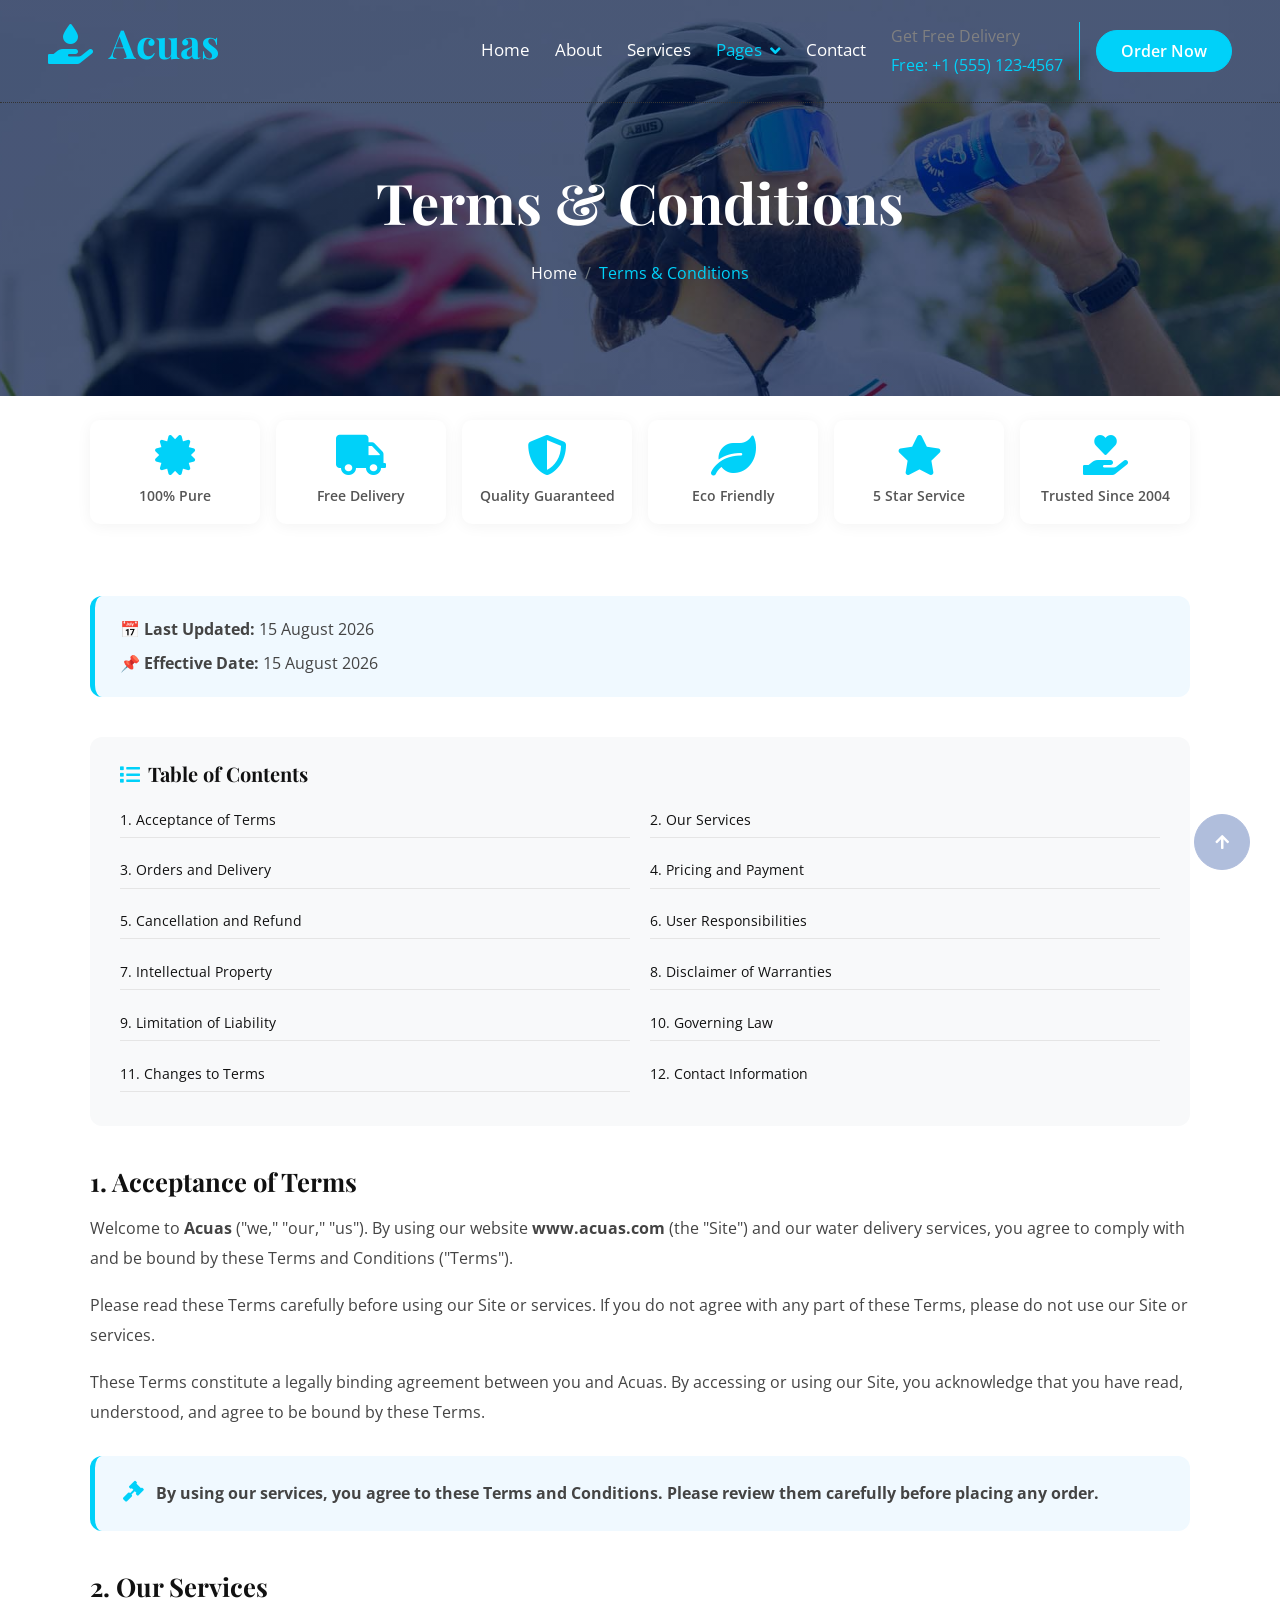
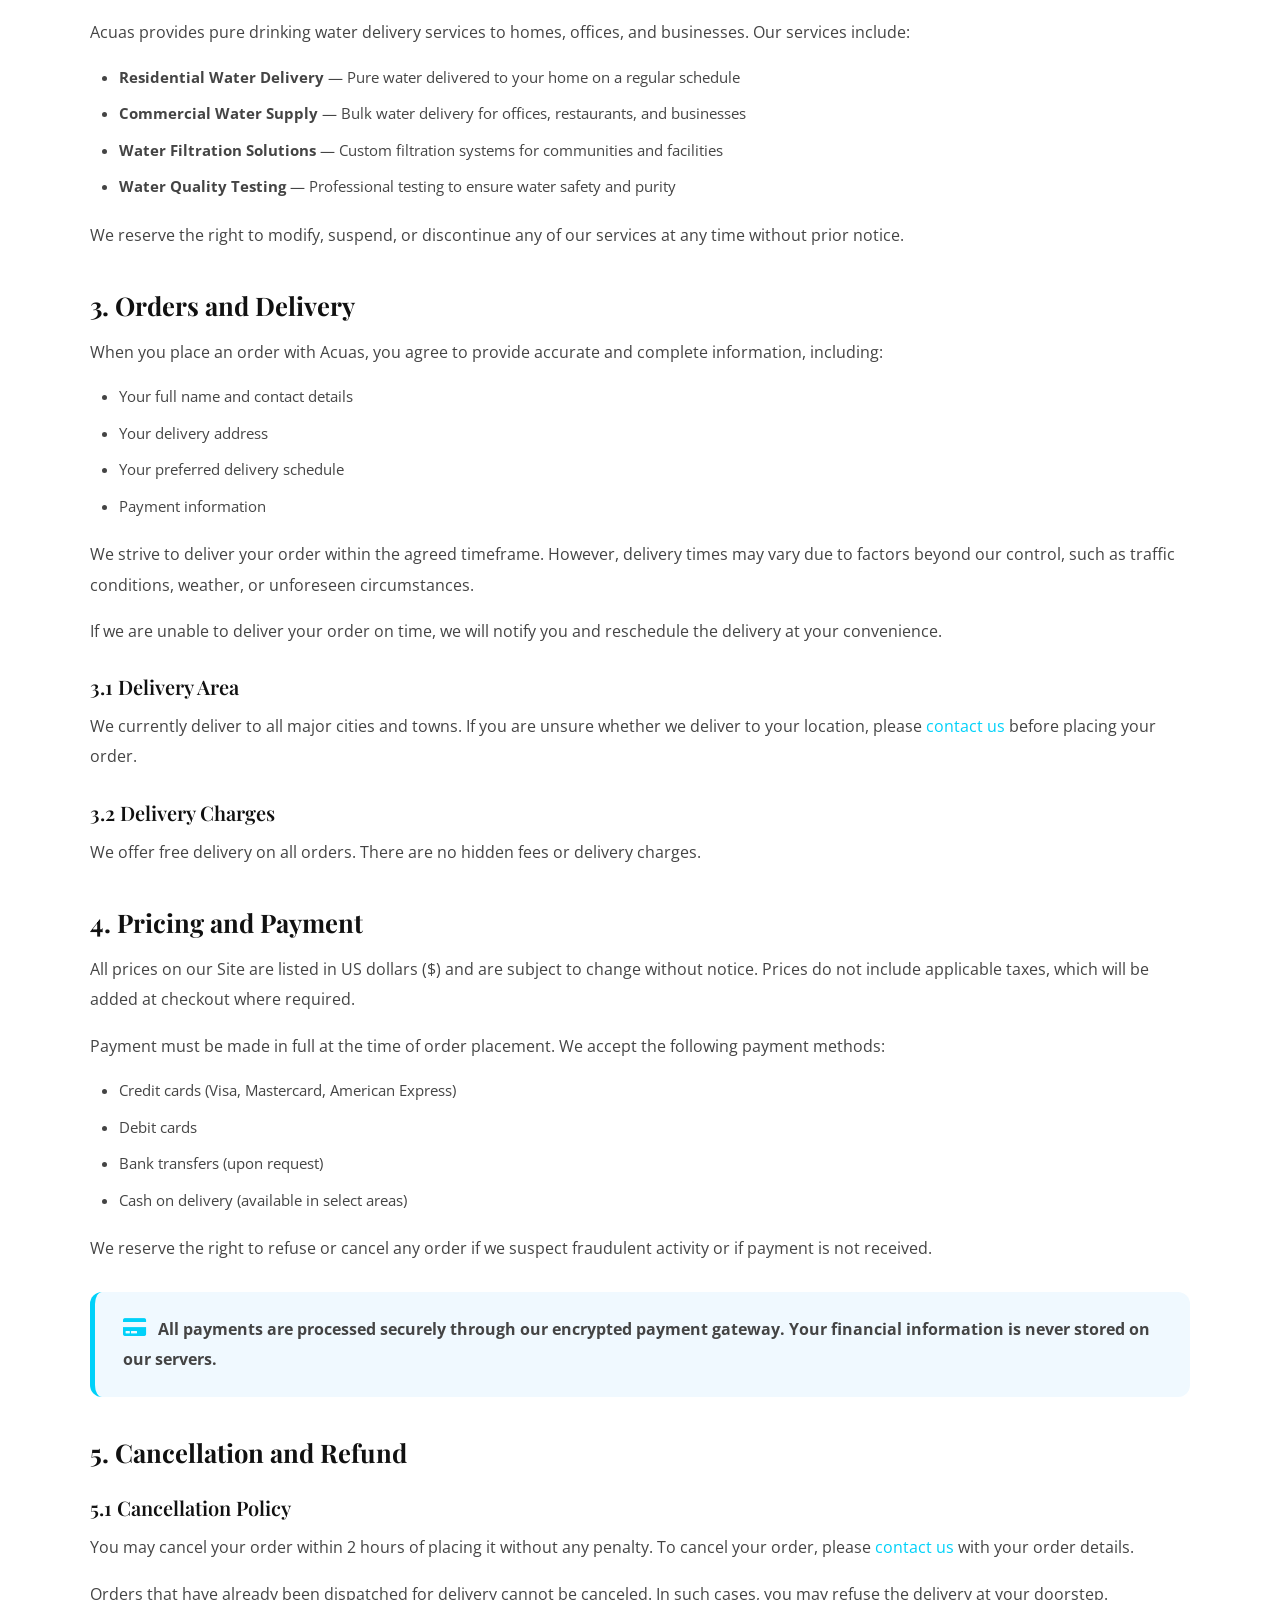
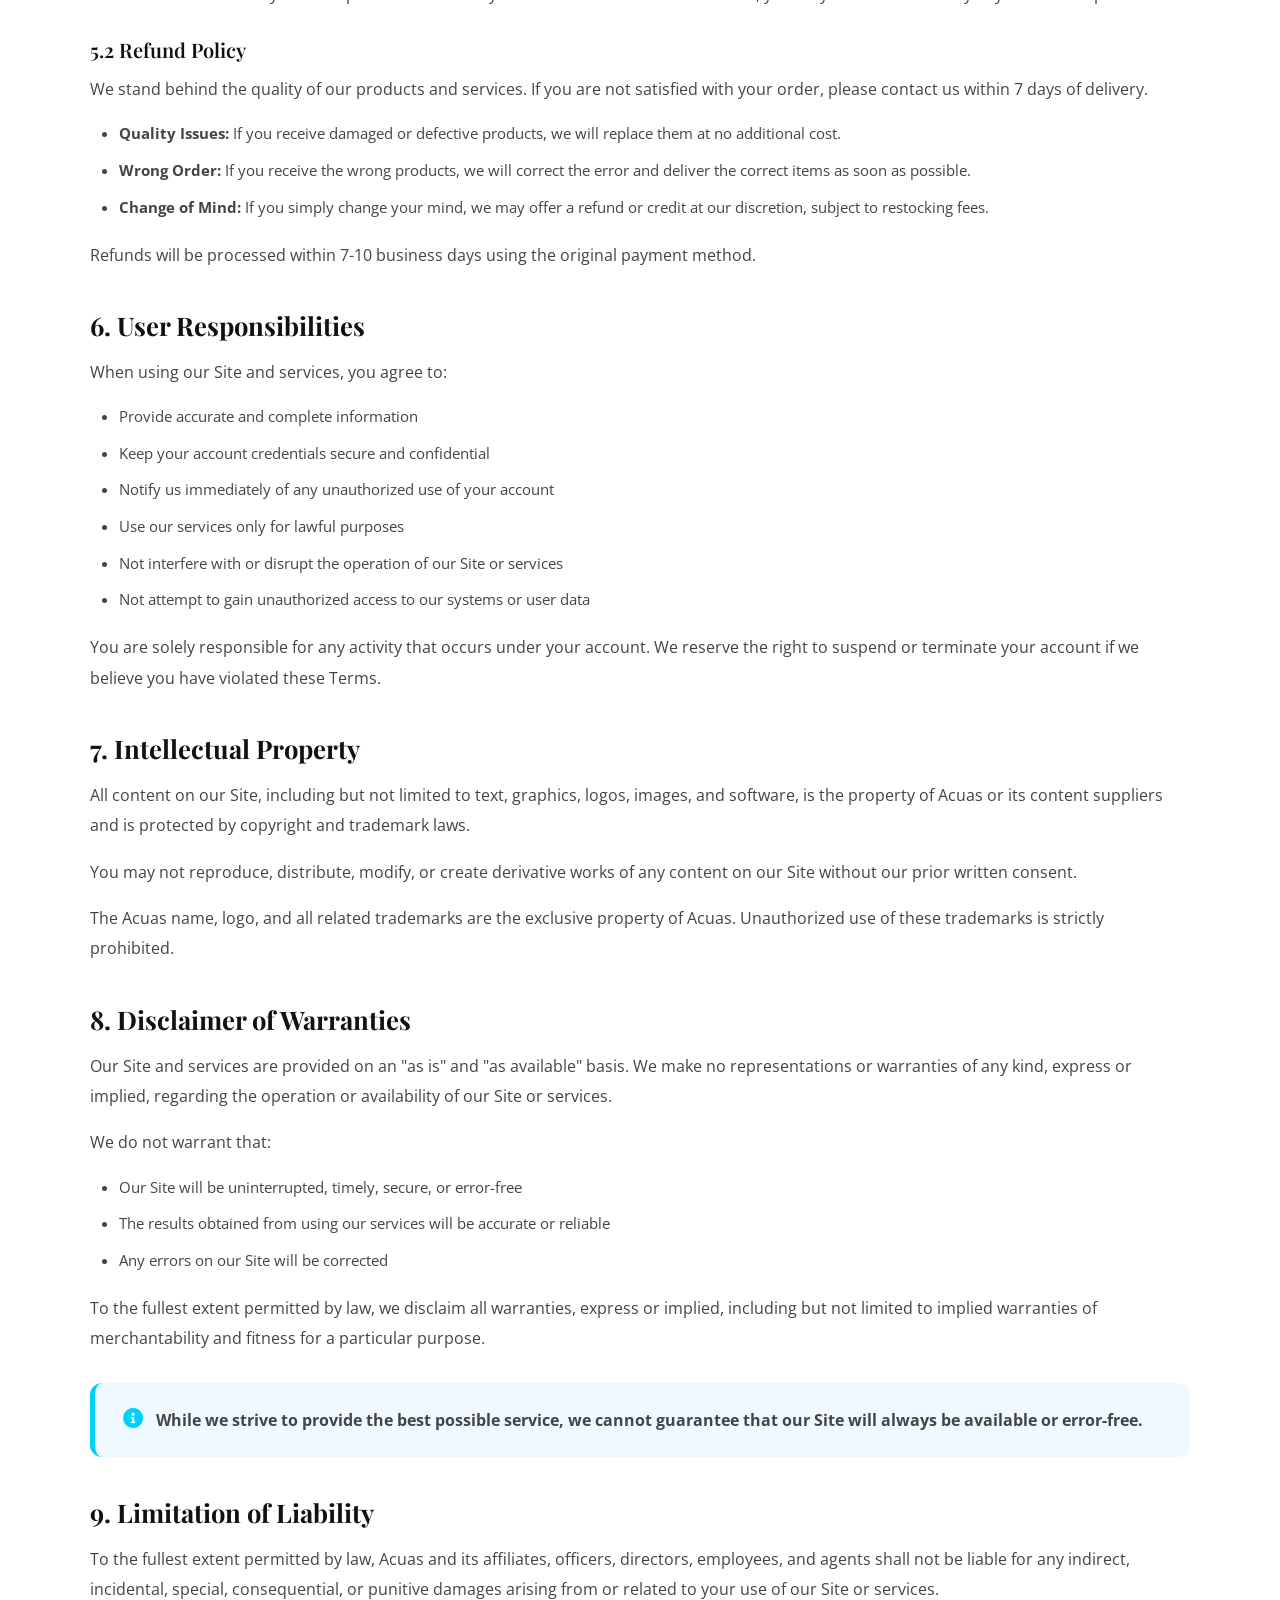
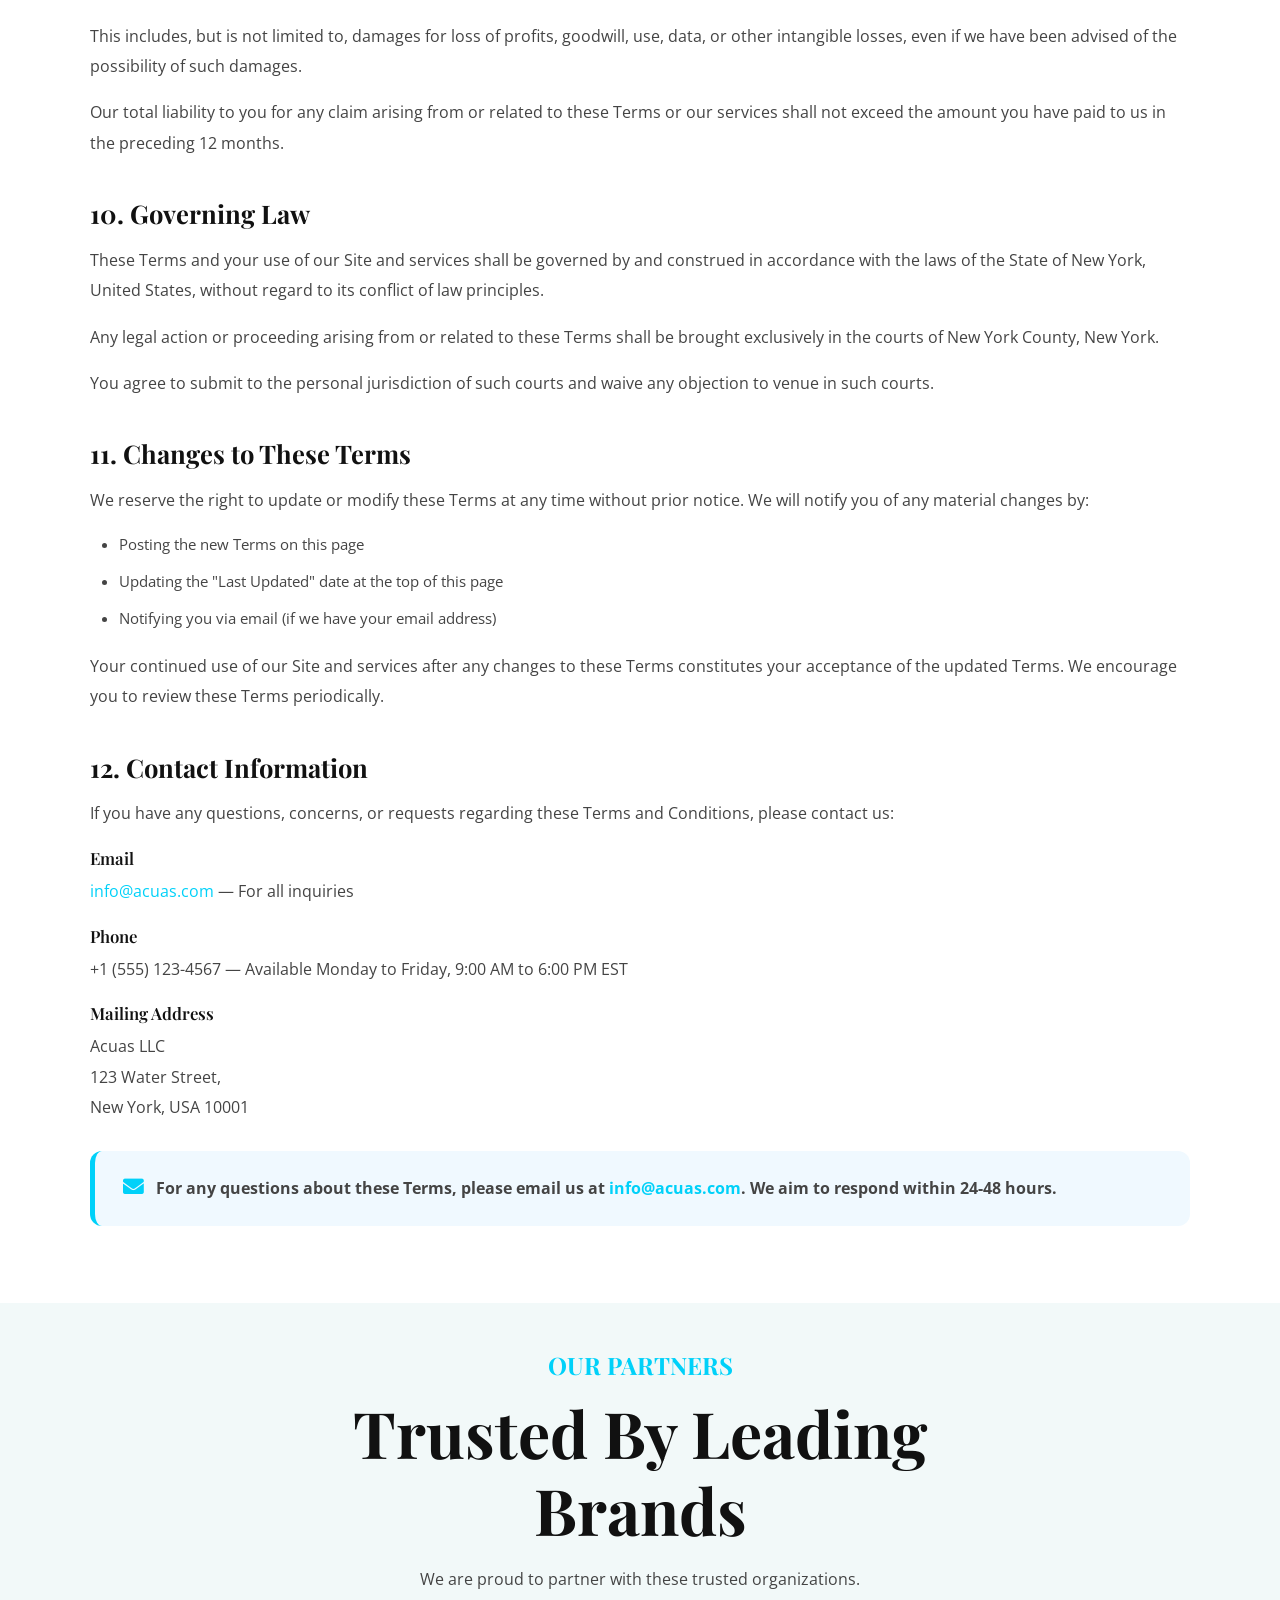
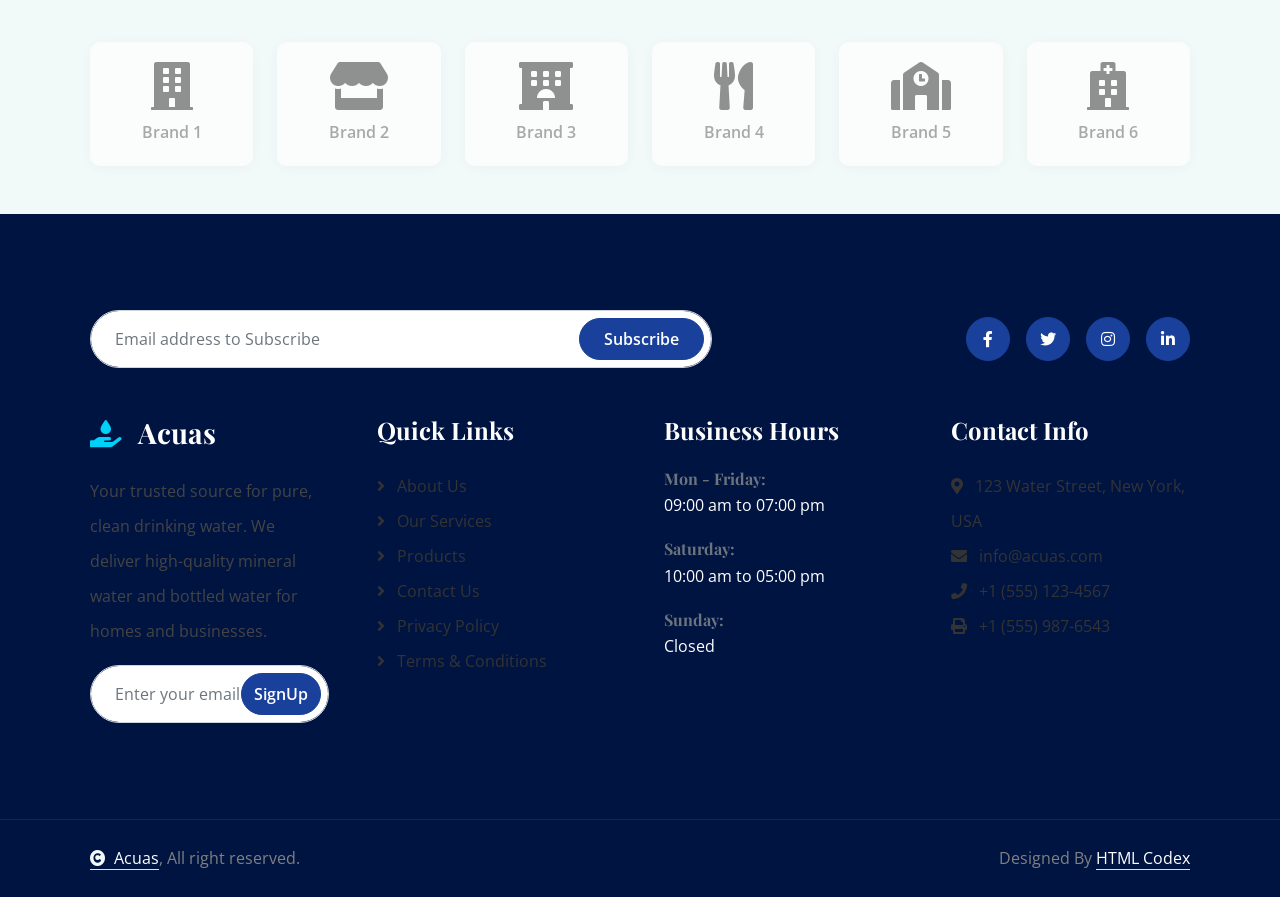
<file: terms.html>
<!DOCTYPE html>
<html lang="en">

<head>
    <meta charset="utf-8">
    <title>Terms & Conditions - Acuas | Pure Drinking Water Delivery</title>
    <meta content="width=device-width, initial-scale=1.0" name="viewport">
    <meta content="terms and conditions, Acuas terms, water delivery terms, service terms, legal terms" name="keywords">
    <meta content="Read Acuas's terms and conditions for water delivery services. Understand our policies on orders, deliveries, payments, and customer responsibilities." name="description">

    <!-- Google Web Fonts -->
    <link rel="preconnect" href="https://fonts.googleapis.com">
    <link rel="preconnect" href="https://fonts.gstatic.com" crossorigin>
    <link href="https://fonts.googleapis.com/css2?family=Open+Sans:ital,wdth,wght@0,75..100,300..800;1,75..100,300..800&family=Playfair+Display:ital,wght@0,400..900;1,400..900&display=swap" rel="stylesheet">

    <!-- Icon Font Stylesheet -->
    <link rel="stylesheet" href="https://use.fontawesome.com/releases/v5.15.4/css/all.css"/>
    <link href="https://cdn.jsdelivr.net/npm/bootstrap-icons@1.4.1/font/bootstrap-icons.css" rel="stylesheet">

    <!-- Libraries Stylesheet -->
    <link href="lib/animate/animate.min.css" rel="stylesheet">
    <link href="lib/owlcarousel/assets/owl.carousel.min.css" rel="stylesheet">

    <!-- Customized Bootstrap Stylesheet -->
    <link href="css/bootstrap.min.css" rel="stylesheet">

    <!-- Template Stylesheet -->
    <link href="css/style.css" rel="stylesheet">

    <style>
        .terms-content h2 {
            color: #111;
            margin-top: 2.5rem;
            margin-bottom: 1rem;
            font-size: 1.6rem;
            font-weight: 700;
        }
        .terms-content h3 {
            color: #111;
            margin-top: 1.8rem;
            margin-bottom: 0.75rem;
            font-size: 1.25rem;
            font-weight: 600;
        }
        .terms-content h4 {
            color: #111;
            margin-top: 1.2rem;
            margin-bottom: 0.5rem;
            font-size: 1.05rem;
            font-weight: 600;
        }
        .terms-content p {
            margin-bottom: 1rem;
            line-height: 1.9;
            color: #444;
            font-size: 16px;
        }
        .terms-content ul {
            margin-bottom: 1.2rem;
            padding-left: 1.8rem;
        }
        .terms-content ul li {
            margin-bottom: 0.6rem;
            line-height: 1.8;
            color: #444;
            font-size: 15px;
        }
        .terms-content .last-updated {
            background: #f0f9ff;
            padding: 18px 25px;
            border-radius: 12px;
            border-left: 5px solid var(--bs-primary);
            margin-bottom: 2.5rem;
        }
        .terms-content .highlight-box {
            background: #f0f9ff;
            padding: 22px 28px;
            border-radius: 12px;
            border-left: 5px solid var(--bs-primary);
            margin: 1.8rem 0;
        }
        .terms-content .highlight-box i {
            color: var(--bs-primary);
            font-size: 1.3rem;
        }
        .terms-content .table-of-contents {
            background: #f8f9fa;
            padding: 25px 30px;
            border-radius: 12px;
            margin-bottom: 2.5rem;
        }
        .terms-content .table-of-contents ul {
            list-style: none;
            padding-left: 0;
            margin-bottom: 0;
            display: grid;
            grid-template-columns: 1fr 1fr;
            gap: 5px 20px;
        }
        .terms-content .table-of-contents ul li {
            padding: 5px 0;
            border-bottom: 1px solid #e5e5e5;
            font-size: 14px;
        }
        .terms-content .table-of-contents ul li:last-child {
            border-bottom: none;
        }
        .terms-content .table-of-contents ul li a {
            color: #111;
            text-decoration: none;
            transition: 0.3s;
        }
        .terms-content .table-of-contents ul li a:hover {
            color: var(--bs-primary);
        }

        /* Trust Badges */
        .trust-badge {
            text-align: center;
            padding: 15px;
            background: white;
            border-radius: 10px;
            box-shadow: 0 2px 15px rgba(0,0,0,0.05);
            transition: 0.3s;
        }
        .trust-badge:hover {
            transform: translateY(-5px);
            box-shadow: 0 8px 30px rgba(0,0,0,0.1);
        }
        .trust-badge i {
            font-size: 2.5rem;
            color: var(--bs-primary);
            margin-bottom: 8px;
        }
        .trust-badge span {
            display: block;
            font-size: 0.9rem;
            color: #555;
            font-weight: 600;
        }

        /* Brand Partners */
        .brand-logo {
            background: white;
            padding: 20px;
            border-radius: 10px;
            box-shadow: 0 2px 15px rgba(0,0,0,0.05);
            text-align: center;
            transition: 0.3s;
            filter: grayscale(100%);
            opacity: 0.7;
        }
        .brand-logo:hover {
            filter: grayscale(0%);
            opacity: 1;
            transform: translateY(-5px);
            box-shadow: 0 8px 30px rgba(0,0,0,0.1);
        }
        .brand-logo i {
            font-size: 3rem;
            color: #666;
        }
        .brand-logo span {
            display: block;
            margin-top: 5px;
            color: #888;
            font-weight: 600;
        }

        @media (max-width: 767px) {
            .terms-content .table-of-contents ul {
                grid-template-columns: 1fr;
            }
            .terms-content h2 { font-size: 1.4rem; }
            .terms-content h3 { font-size: 1.15rem; }
            .terms-content p { font-size: 15px; }
            .terms-content ul li { font-size: 14px; }
            .trust-badge { padding: 10px; }
            .trust-badge i { font-size: 1.8rem; }
        }
    </style>
</head>

<body>

    <!-- Spinner Start -->
    <div id="spinner" class="show bg-white position-fixed translate-middle w-100 vh-100 top-50 start-50 d-flex align-items-center justify-content-center">
        <div class="spinner-border text-primary" style="width: 3rem; height: 3rem;" role="status">
            <span class="sr-only">Loading...</span>
        </div>
    </div>
    <!-- Spinner End -->


    <!-- ============================================ -->
    <!-- SECTION 1: NAVBAR -->
    <!-- ============================================ -->
    <div class="container-fluid position-relative p-0">
        <nav class="navbar navbar-expand-lg navbar-light px-4 px-lg-5 py-3 py-lg-0">
            <a href="index.html" class="navbar-brand p-0">
                <h1 class="text-primary"><i class="fas fa-hand-holding-water me-3"></i>Acuas</h1>
            </a>
            <button class="navbar-toggler" type="button" data-bs-toggle="collapse" data-bs-target="#navbarCollapse">
                <span class="fa fa-bars"></span>
            </button>
            <div class="collapse navbar-collapse" id="navbarCollapse">
                <div class="navbar-nav ms-auto py-0">
                    <a href="index.html" class="nav-item nav-link">Home</a>
                    <a href="about.html" class="nav-item nav-link">About</a>
                    <a href="service.html" class="nav-item nav-link">Services</a>
                    <div class="nav-item dropdown">
                        <a href="#" class="nav-link dropdown-toggle active" data-bs-toggle="dropdown">Pages</a>
                        <div class="dropdown-menu m-0">
                            <a href="product.html" class="dropdown-item">Products</a>
                            <a href="blog.html" class="dropdown-item">Blog Posts</a>
                            <a href="privacy-policy.html" class="dropdown-item">Privacy Policy</a>
                            <a href="terms.html" class="dropdown-item active">Terms & Conditions</a>
                        </div>
                    </div>
                    <a href="contact.html" class="nav-item nav-link">Contact</a>
                </div>
                <div class="d-none d-xl-flex me-3">
                    <div class="d-flex flex-column pe-3 border-end border-primary">
                        <span class="text-body">Get Free Delivery</span>
                        <a href="tel:+15551234567"><span class="text-primary">Free: +1 (555) 123-4567</span></a>
                    </div>
                </div>
                <a href="contact.html" class="btn btn-primary rounded-pill d-inline-flex flex-shrink-0 py-2 px-4">Order Now</a>
            </div>
        </nav>
    </div>
    <!-- NAVBAR END -->


    <!-- ============================================ -->
    <!-- SECTION 2: PAGE HEADER -->
    <!-- ============================================ -->
    <div class="container-fluid bg-breadcrumb">
        <div class="container text-center py-5" style="max-width: 900px;">
            <h4 class="text-white display-4 mb-4 wow fadeInDown" data-wow-delay="0.1s">Terms & Conditions</h4>
            <ol class="breadcrumb d-flex justify-content-center mb-0 wow fadeInDown" data-wow-delay="0.3s">
                <li class="breadcrumb-item"><a href="index.html">Home</a></li>
                <li class="breadcrumb-item active text-primary">Terms & Conditions</li>
            </ol>
        </div>
    </div>
    <!-- PAGE HEADER END -->


    <!-- ============================================ -->
    <!-- SECTION 3: TRUST BADGES (NEW) -->
    <!-- ============================================ -->
    <div class="container-xxl py-4 wow fadeInUp" data-wow-delay="0.1s">
        <div class="container">
            <div class="row g-3">
                <div class="col-6 col-sm-4 col-md-2">
                    <div class="trust-badge">
                        <i class="fas fa-certificate"></i>
                        <span>100% Pure</span>
                    </div>
                </div>
                <div class="col-6 col-sm-4 col-md-2">
                    <div class="trust-badge">
                        <i class="fas fa-truck"></i>
                        <span>Free Delivery</span>
                    </div>
                </div>
                <div class="col-6 col-sm-4 col-md-2">
                    <div class="trust-badge">
                        <i class="fas fa-shield-alt"></i>
                        <span>Quality Guaranteed</span>
                    </div>
                </div>
                <div class="col-6 col-sm-4 col-md-2">
                    <div class="trust-badge">
                        <i class="fas fa-leaf"></i>
                        <span>Eco Friendly</span>
                    </div>
                </div>
                <div class="col-6 col-sm-4 col-md-2">
                    <div class="trust-badge">
                        <i class="fas fa-star"></i>
                        <span>5 Star Service</span>
                    </div>
                </div>
                <div class="col-6 col-sm-4 col-md-2">
                    <div class="trust-badge">
                        <i class="fas fa-hand-holding-heart"></i>
                        <span>Trusted Since 2004</span>
                    </div>
                </div>
            </div>
        </div>
    </div>
    <!-- TRUST BADGES END -->


    <!-- ============================================ -->
    <!-- SECTION 4: TERMS CONTENT -->
    <!-- ============================================ -->
    <div class="container-xxl py-5">
        <div class="container terms-content">

            <!-- Last Updated -->
            <div class="last-updated wow fadeInUp" data-wow-delay="0.1s">
                <p class="mb-1"><strong>📅 Last Updated:</strong> 15 August 2026</p>
                <p class="mb-0"><strong>📌 Effective Date:</strong> 15 August 2026</p>
            </div>

            <!-- Table of Contents -->
            <div class="table-of-contents wow fadeInUp" data-wow-delay="0.15s">
                <h5 class="mb-3"><i class="fa fa-list text-primary me-2"></i>Table of Contents</h5>
                <ul>
                    <li><a href="#section1">1. Acceptance of Terms</a></li>
                    <li><a href="#section2">2. Our Services</a></li>
                    <li><a href="#section3">3. Orders and Delivery</a></li>
                    <li><a href="#section4">4. Pricing and Payment</a></li>
                    <li><a href="#section5">5. Cancellation and Refund</a></li>
                    <li><a href="#section6">6. User Responsibilities</a></li>
                    <li><a href="#section7">7. Intellectual Property</a></li>
                    <li><a href="#section8">8. Disclaimer of Warranties</a></li>
                    <li><a href="#section9">9. Limitation of Liability</a></li>
                    <li><a href="#section10">10. Governing Law</a></li>
                    <li><a href="#section11">11. Changes to Terms</a></li>
                    <li><a href="#section12">12. Contact Information</a></li>
                </ul>
            </div>

            <!-- SECTION 1: Acceptance of Terms -->
            <div id="section1" class="wow fadeInUp" data-wow-delay="0.2s">
                <h2>1. Acceptance of Terms</h2>
                <p>Welcome to <strong>Acuas</strong> ("we," "our," "us"). By using our website <strong>www.acuas.com</strong> (the "Site") and our water delivery services, you agree to comply with and be bound by these Terms and Conditions ("Terms").</p>
                <p>Please read these Terms carefully before using our Site or services. If you do not agree with any part of these Terms, please do not use our Site or services.</p>
                <p>These Terms constitute a legally binding agreement between you and Acuas. By accessing or using our Site, you acknowledge that you have read, understood, and agree to be bound by these Terms.</p>

                <div class="highlight-box">
                    <p class="mb-0"><i class="fa fa-gavel me-2"></i> <strong>By using our services, you agree to these Terms and Conditions. Please review them carefully before placing any order.</strong></p>
                </div>
            </div>

            <!-- SECTION 2: Our Services -->
            <div id="section2" class="wow fadeInUp" data-wow-delay="0.3s">
                <h2>2. Our Services</h2>
                <p>Acuas provides pure drinking water delivery services to homes, offices, and businesses. Our services include:</p>
                <ul>
                    <li><strong>Residential Water Delivery</strong> — Pure water delivered to your home on a regular schedule</li>
                    <li><strong>Commercial Water Supply</strong> — Bulk water delivery for offices, restaurants, and businesses</li>
                    <li><strong>Water Filtration Solutions</strong> — Custom filtration systems for communities and facilities</li>
                    <li><strong>Water Quality Testing</strong> — Professional testing to ensure water safety and purity</li>
                </ul>
                <p>We reserve the right to modify, suspend, or discontinue any of our services at any time without prior notice.</p>
            </div>

            <!-- SECTION 3: Orders and Delivery -->
            <div id="section3" class="wow fadeInUp" data-wow-delay="0.4s">
                <h2>3. Orders and Delivery</h2>
                <p>When you place an order with Acuas, you agree to provide accurate and complete information, including:</p>
                <ul>
                    <li>Your full name and contact details</li>
                    <li>Your delivery address</li>
                    <li>Your preferred delivery schedule</li>
                    <li>Payment information</li>
                </ul>
                <p>We strive to deliver your order within the agreed timeframe. However, delivery times may vary due to factors beyond our control, such as traffic conditions, weather, or unforeseen circumstances.</p>
                <p>If we are unable to deliver your order on time, we will notify you and reschedule the delivery at your convenience.</p>

                <h3>3.1 Delivery Area</h3>
                <p>We currently deliver to all major cities and towns. If you are unsure whether we deliver to your location, please <a href="contact.html">contact us</a> before placing your order.</p>

                <h3>3.2 Delivery Charges</h3>
                <p>We offer free delivery on all orders. There are no hidden fees or delivery charges.</p>
            </div>

            <!-- SECTION 4: Pricing and Payment -->
            <div id="section4" class="wow fadeInUp" data-wow-delay="0.5s">
                <h2>4. Pricing and Payment</h2>
                <p>All prices on our Site are listed in US dollars ($) and are subject to change without notice. Prices do not include applicable taxes, which will be added at checkout where required.</p>
                <p>Payment must be made in full at the time of order placement. We accept the following payment methods:</p>
                <ul>
                    <li>Credit cards (Visa, Mastercard, American Express)</li>
                    <li>Debit cards</li>
                    <li>Bank transfers (upon request)</li>
                    <li>Cash on delivery (available in select areas)</li>
                </ul>
                <p>We reserve the right to refuse or cancel any order if we suspect fraudulent activity or if payment is not received.</p>

                <div class="highlight-box">
                    <p class="mb-0"><i class="fa fa-credit-card me-2"></i> <strong>All payments are processed securely through our encrypted payment gateway. Your financial information is never stored on our servers.</strong></p>
                </div>
            </div>

            <!-- SECTION 5: Cancellation and Refund -->
            <div id="section5" class="wow fadeInUp" data-wow-delay="0.6s">
                <h2>5. Cancellation and Refund</h2>
                <h3>5.1 Cancellation Policy</h3>
                <p>You may cancel your order within 2 hours of placing it without any penalty. To cancel your order, please <a href="contact.html">contact us</a> with your order details.</p>
                <p>Orders that have already been dispatched for delivery cannot be canceled. In such cases, you may refuse the delivery at your doorstep.</p>

                <h3>5.2 Refund Policy</h3>
                <p>We stand behind the quality of our products and services. If you are not satisfied with your order, please contact us within 7 days of delivery.</p>
                <ul>
                    <li><strong>Quality Issues:</strong> If you receive damaged or defective products, we will replace them at no additional cost.</li>
                    <li><strong>Wrong Order:</strong> If you receive the wrong products, we will correct the error and deliver the correct items as soon as possible.</li>
                    <li><strong>Change of Mind:</strong> If you simply change your mind, we may offer a refund or credit at our discretion, subject to restocking fees.</li>
                </ul>
                <p>Refunds will be processed within 7-10 business days using the original payment method.</p>
            </div>

            <!-- SECTION 6: User Responsibilities -->
            <div id="section6" class="wow fadeInUp" data-wow-delay="0.7s">
                <h2>6. User Responsibilities</h2>
                <p>When using our Site and services, you agree to:</p>
                <ul>
                    <li>Provide accurate and complete information</li>
                    <li>Keep your account credentials secure and confidential</li>
                    <li>Notify us immediately of any unauthorized use of your account</li>
                    <li>Use our services only for lawful purposes</li>
                    <li>Not interfere with or disrupt the operation of our Site or services</li>
                    <li>Not attempt to gain unauthorized access to our systems or user data</li>
                </ul>
                <p>You are solely responsible for any activity that occurs under your account. We reserve the right to suspend or terminate your account if we believe you have violated these Terms.</p>
            </div>

            <!-- SECTION 7: Intellectual Property -->
            <div id="section7" class="wow fadeInUp" data-wow-delay="0.8s">
                <h2>7. Intellectual Property</h2>
                <p>All content on our Site, including but not limited to text, graphics, logos, images, and software, is the property of Acuas or its content suppliers and is protected by copyright and trademark laws.</p>
                <p>You may not reproduce, distribute, modify, or create derivative works of any content on our Site without our prior written consent.</p>
                <p>The Acuas name, logo, and all related trademarks are the exclusive property of Acuas. Unauthorized use of these trademarks is strictly prohibited.</p>
            </div>

            <!-- SECTION 8: Disclaimer of Warranties -->
            <div id="section8" class="wow fadeInUp" data-wow-delay="0.9s">
                <h2>8. Disclaimer of Warranties</h2>
                <p>Our Site and services are provided on an "as is" and "as available" basis. We make no representations or warranties of any kind, express or implied, regarding the operation or availability of our Site or services.</p>
                <p>We do not warrant that:</p>
                <ul>
                    <li>Our Site will be uninterrupted, timely, secure, or error-free</li>
                    <li>The results obtained from using our services will be accurate or reliable</li>
                    <li>Any errors on our Site will be corrected</li>
                </ul>
                <p>To the fullest extent permitted by law, we disclaim all warranties, express or implied, including but not limited to implied warranties of merchantability and fitness for a particular purpose.</p>

                <div class="highlight-box">
                    <p class="mb-0"><i class="fa fa-info-circle me-2"></i> <strong>While we strive to provide the best possible service, we cannot guarantee that our Site will always be available or error-free.</strong></p>
                </div>
            </div>

            <!-- SECTION 9: Limitation of Liability -->
            <div id="section9" class="wow fadeInUp" data-wow-delay="1.0s">
                <h2>9. Limitation of Liability</h2>
                <p>To the fullest extent permitted by law, Acuas and its affiliates, officers, directors, employees, and agents shall not be liable for any indirect, incidental, special, consequential, or punitive damages arising from or related to your use of our Site or services.</p>
                <p>This includes, but is not limited to, damages for loss of profits, goodwill, use, data, or other intangible losses, even if we have been advised of the possibility of such damages.</p>
                <p>Our total liability to you for any claim arising from or related to these Terms or our services shall not exceed the amount you have paid to us in the preceding 12 months.</p>
            </div>

            <!-- SECTION 10: Governing Law -->
            <div id="section10" class="wow fadeInUp" data-wow-delay="1.1s">
                <h2>10. Governing Law</h2>
                <p>These Terms and your use of our Site and services shall be governed by and construed in accordance with the laws of the State of New York, United States, without regard to its conflict of law principles.</p>
                <p>Any legal action or proceeding arising from or related to these Terms shall be brought exclusively in the courts of New York County, New York.</p>
                <p>You agree to submit to the personal jurisdiction of such courts and waive any objection to venue in such courts.</p>
            </div>

            <!-- SECTION 11: Changes to Terms -->
            <div id="section11" class="wow fadeInUp" data-wow-delay="1.2s">
                <h2>11. Changes to These Terms</h2>
                <p>We reserve the right to update or modify these Terms at any time without prior notice. We will notify you of any material changes by:</p>
                <ul>
                    <li>Posting the new Terms on this page</li>
                    <li>Updating the "Last Updated" date at the top of this page</li>
                    <li>Notifying you via email (if we have your email address)</li>
                </ul>
                <p>Your continued use of our Site and services after any changes to these Terms constitutes your acceptance of the updated Terms. We encourage you to review these Terms periodically.</p>
            </div>

            <!-- SECTION 12: Contact Us -->
            <div id="section12" class="wow fadeInUp" data-wow-delay="1.3s">
                <h2>12. Contact Information</h2>
                <p>If you have any questions, concerns, or requests regarding these Terms and Conditions, please contact us:</p>

                <h4>Email</h4>
                <p><a href="mailto:info@acuas.com">info@acuas.com</a> — For all inquiries</p>

                <h4>Phone</h4>
                <p>+1 (555) 123-4567 — Available Monday to Friday, 9:00 AM to 6:00 PM EST</p>

                <h4>Mailing Address</h4>
                <p>Acuas LLC<br>
                123 Water Street,<br>
                New York, USA 10001</p>

                <div class="highlight-box">
                    <p class="mb-0"><i class="fa fa-envelope text-primary me-2"></i> <strong>For any questions about these Terms, please email us at <a href="mailto:info@acuas.com">info@acuas.com</a>. We aim to respond within 24-48 hours.</strong></p>
                </div>
            </div>

        </div>
    </div>
    <!-- TERMS CONTENT END -->


    <!-- ============================================ -->
    <!-- SECTION 5: BRAND PARTNERS (NEW) -->
    <!-- ============================================ -->
    <div class="container-xxl py-5 bg-light">
        <div class="container">
            <div class="text-center mx-auto pb-5 wow fadeInUp" data-wow-delay="0.2s" style="max-width: 800px;">
                <h4 class="text-uppercase text-primary">Our Partners</h4>
                <h1 class="display-3 text-capitalize mb-3">Trusted By Leading Brands</h1>
                <p class="mb-0">We are proud to partner with these trusted organizations.</p>
            </div>
            <div class="row g-4 justify-content-center">
                <div class="col-4 col-md-2">
                    <div class="brand-logo">
                        <i class="fas fa-building"></i>
                        <span>Brand 1</span>
                    </div>
                </div>
                <div class="col-4 col-md-2">
                    <div class="brand-logo">
                        <i class="fas fa-store"></i>
                        <span>Brand 2</span>
                    </div>
                </div>
                <div class="col-4 col-md-2">
                    <div class="brand-logo">
                        <i class="fas fa-hotel"></i>
                        <span>Brand 3</span>
                    </div>
                </div>
                <div class="col-4 col-md-2">
                    <div class="brand-logo">
                        <i class="fas fa-utensils"></i>
                        <span>Brand 4</span>
                    </div>
                </div>
                <div class="col-4 col-md-2">
                    <div class="brand-logo">
                        <i class="fas fa-school"></i>
                        <span>Brand 5</span>
                    </div>
                </div>
                <div class="col-4 col-md-2">
                    <div class="brand-logo">
                        <i class="fas fa-hospital"></i>
                        <span>Brand 6</span>
                    </div>
                </div>
            </div>
        </div>
    </div>
    <!-- BRAND PARTNERS END -->


    <!-- ============================================ -->
    <!-- SECTION 6: FOOTER -->
    <!-- ============================================ -->
    <div class="container-fluid footer py-5 wow fadeIn" data-wow-delay="0.2s">
        <div class="container py-5">
            <div class="row g-5 mb-5 align-items-center">
                <div class="col-lg-7">
                    <div class="position-relative mx-auto">
                        <input class="form-control rounded-pill w-100 py-3 ps-4 pe-5" type="text" placeholder="Email address to Subscribe">
                        <button type="button" class="btn btn-secondary rounded-pill position-absolute top-0 end-0 py-2 px-4 mt-2 me-2">Subscribe</button>
                    </div>
                </div>
                <div class="col-lg-5">
                    <div class="d-flex align-items-center justify-content-center justify-content-lg-end">
                        <a class="btn btn-secondary btn-md-square rounded-circle me-3" href="https://facebook.com/acuaswater"><i class="fab fa-facebook-f"></i></a>
                        <a class="btn btn-secondary btn-md-square rounded-circle me-3" href="https://twitter.com/acuaswater"><i class="fab fa-twitter"></i></a>
                        <a class="btn btn-secondary btn-md-square rounded-circle me-3" href="https://instagram.com/acuaswater"><i class="fab fa-instagram"></i></a>
                        <a class="btn btn-secondary btn-md-square rounded-circle me-0" href="https://linkedin.com/company/acuaswater"><i class="fab fa-linkedin-in"></i></a>
                    </div>
                </div>
            </div>
            <div class="row g-5">
                <div class="col-md-6 col-lg-6 col-xl-3">
                    <div class="footer-item d-flex flex-column">
                        <div class="footer-item">
                            <h3 class="text-white mb-4"><i class="fas fa-hand-holding-water text-primary me-3"></i>Acuas</h3>
                            <p class="mb-3">Your trusted source for pure, clean drinking water. We deliver high-quality mineral water and bottled water for homes and businesses.</p>
                        </div>
                        <div class="position-relative">
                            <input class="form-control rounded-pill w-100 py-3 ps-4 pe-5" type="email" placeholder="Enter your email">
                            <button type="button" class="btn btn-secondary rounded-pill position-absolute top-0 end-0 py-2 mt-2 me-2">SignUp</button>
                        </div>
                    </div>
                </div>
                <div class="col-md-6 col-lg-6 col-xl-3">
                    <div class="footer-item d-flex flex-column">
                        <h4 class="text-white mb-4">Quick Links</h4>
                        <a href="about.html"><i class="fas fa-angle-right me-2"></i> About Us</a>
                        <a href="service.html"><i class="fas fa-angle-right me-2"></i> Our Services</a>
                        <a href="product.html"><i class="fas fa-angle-right me-2"></i> Products</a>
                        <a href="contact.html"><i class="fas fa-angle-right me-2"></i> Contact Us</a>
                        <a href="privacy-policy.html"><i class="fas fa-angle-right me-2"></i> Privacy Policy</a>
                        <a href="terms.html"><i class="fas fa-angle-right me-2"></i> Terms & Conditions</a>
                    </div>
                </div>
                <div class="col-md-6 col-lg-6 col-xl-3">
                    <div class="footer-item d-flex flex-column">
                        <h4 class="text-white mb-4">Business Hours</h4>
                        <div class="mb-3">
                            <h6 class="text-muted mb-0">Mon - Friday:</h6>
                            <p class="text-white mb-0">09:00 am to 07:00 pm</p>
                        </div>
                        <div class="mb-3">
                            <h6 class="text-muted mb-0">Saturday:</h6>
                            <p class="text-white mb-0">10:00 am to 05:00 pm</p>
                        </div>
                        <div class="mb-3">
                            <h6 class="text-muted mb-0">Sunday:</h6>
                            <p class="text-white mb-0">Closed</p>
                        </div>
                    </div>
                </div>
                <div class="col-md-6 col-lg-6 col-xl-3">
                    <div class="footer-item d-flex flex-column">
                        <h4 class="text-white mb-4">Contact Info</h4>
                        <a href="#"><i class="fa fa-map-marker-alt me-2"></i> 123 Water Street, New York, USA</a>
                        <a href="mailto:info@acuas.com"><i class="fas fa-envelope me-2"></i> info@acuas.com</a>
                        <a href="tel:+15551234567"><i class="fas fa-phone me-2"></i> +1 (555) 123-4567</a>
                        <a href="tel:+15559876543" class="mb-3"><i class="fas fa-print me-2"></i> +1 (555) 987-6543</a>
                    </div>
                </div>
            </div>
        </div>
    </div>
    <!-- FOOTER END -->


    <!-- ============================================ -->
    <!-- SECTION 7: COPYRIGHT -->
    <!-- ============================================ -->
    <div class="container-fluid copyright py-4">
        <div class="container">
            <div class="row g-4 align-items-center">
                <div class="col-md-6 text-center text-md-start mb-md-0">
                    <span class="text-body"><a href="index.html" class="border-bottom text-white"><i class="fas fa-copyright text-light me-2"></i>Acuas</a>, All right reserved.</span>
                </div>
                <div class="col-md-6 text-center text-md-end text-body">
                    Designed By <a class="border-bottom text-white" href="https://htmlcodex.com">HTML Codex</a>
                </div>
            </div>
        </div>
    </div>
    <!-- COPYRIGHT END -->


    <!-- Back to Top -->
    <a href="#" class="btn btn-secondary btn-lg-square rounded-circle back-to-top"><i class="fa fa-arrow-up"></i></a>


    <!-- JavaScript Libraries -->
    <script src="https://ajax.googleapis.com/ajax/libs/jquery/3.6.4/jquery.min.js"></script>
    <script src="https://cdn.jsdelivr.net/npm/bootstrap@5.0.0/dist/js/bootstrap.bundle.min.js"></script>
    <script src="lib/wow/wow.min.js"></script>
    <script src="lib/easing/easing.min.js"></script>
    <script src="lib/waypoints/waypoints.min.js"></script>
    <script src="lib/owlcarousel/owl.carousel.min.js"></script>

    <!-- Template Javascript -->
    <script src="js/main.js"></script>
</body>

</html>
</file>
<file: css/style.css>
/*** Spinner Start ***/
/*** Spinner ***/
#spinner {
    opacity: 0;
    visibility: hidden;
    transition: opacity .5s ease-out, visibility 0s linear .5s;
    z-index: 99999;
}

#spinner.show {
    transition: opacity .5s ease-out, visibility 0s linear 0s;
    visibility: visible;
    opacity: 1;
}
/*** Spinner End ***/

.back-to-top {
    position: fixed;
    right: 30px;
    bottom: 30px;
    transition: 0.5s;
    z-index: 99;
}

/*** Button Start ***/
.btn {
    font-weight: 600;
    transition: .5s;
}

.btn-square {
    width: 32px;
    height: 32px;
}

.btn-sm-square {
    width: 34px;
    height: 34px;
}

.btn-md-square {
    width: 44px;
    height: 44px;
}

.btn-lg-square {
    width: 56px;
    height: 56px;
}

.btn-xl-square {
    width: 66px;
    height: 66px;
}

.btn-square,
.btn-sm-square,
.btn-md-square,
.btn-lg-square,
.btn-xl-square {
    padding: 0;
    display: flex;
    align-items: center;
    justify-content: center;
    font-weight: normal;
}

.btn.btn-primary {
    color: var(--bs-white);
}

.btn.btn-primary:hover {
    background: var(--bs-secondary);
    border: 1px solid var(--bs-secondary);
}

.btn.btn-secondary {
    color: var(--bs-white);
   
}

.btn.btn-secondary:hover {
    background: var(--bs-primary);
    border: 1px solid var(--bs-primary);
}
/*** Topbar Start ***/

/*** Navbar ***/
.navbar-light .navbar-nav .nav-link {
    position: relative;
    margin-right: 25px;
    padding: 35px 0;
    color: var(--bs-white);
    font-size: 17px;
    font-weight: 400;
    outline: none;
    transition: .5s;
}

.sticky-top.navbar-light .navbar-nav .nav-link {
    padding: 20px 0;
    color: var(--bs-dark);
}

.navbar-light .navbar-nav .nav-link:hover,
.navbar-light .navbar-nav .nav-link.active {
    color: var(--bs-primary);
}

.navbar-light .navbar-brand img {
    max-height: 60px;
    transition: .5s;
}

.sticky-top.navbar-light .navbar-brand img {
    max-height: 45px;
}

.navbar .dropdown-toggle::after {
    border: none;
    content: "\f107";
    font-family: "Font Awesome 5 Free";
    font-weight: 600;
    vertical-align: middle;
    margin-left: 8px;
}

.dropdown .dropdown-menu a:hover {
    background: var(--bs-primary);
    color: var(--bs-white);
}

.navbar .nav-item:hover .dropdown-menu {
    transform: rotateX(0deg);
    visibility: visible;
    background: var(--bs-light);
    transition: .5s;
    opacity: 1;
}

@media (max-width: 991.98px) {
    .sticky-top.navbar-light {
        position: relative;
        background: var(--bs-white);
    }

    .navbar.navbar-expand-lg .navbar-toggler {
        padding: 10px 20px;
        border: 1px solid var(--bs-primary);
        color: var(--bs-primary);
    }

    .navbar-light .navbar-collapse {
        margin-top: 15px;
        border-top: 1px solid rgba(0, 0, 0, .08);
    }

    .navbar-light .navbar-nav .nav-link,
    .sticky-top.navbar-light .navbar-nav .nav-link {
        padding: 10px 0;
        margin-left: 0;
        color: var(--bs-dark);
    }

    .navbar-light .navbar-brand img {
        max-height: 45px;
    }
}

@media (min-width: 992px) {
    .navbar .nav-item .dropdown-menu {
        display: block;
        visibility: hidden;
        top: 100%;
        transform: rotateX(-75deg);
        transform-origin: 0% 0%;
        border: 0;
        border-radius: 10px;
        transition: .5s;
        opacity: 0;
    }

    .navbar-light {
        position: absolute;
        width: 100%;
        top: 0;
        left: 0;
        border-top: 0;
        border-right: 0;
        border-bottom: 1px solid;
        border-left: 0;
        border-style: dotted;
        z-index: 999;
    }
    
    .sticky-top.navbar-light {
        position: fixed;
        background: var(--bs-light);
        border: none;
    }

    .navbar-light .navbar-nav .nav-item::before {
        position: absolute;
        content: "";
        width: 0;
        height: 2px;
        bottom: -1px;
        left: 50%;
        background: var(--bs-primary);
        transition: .5s;
    }

    .sticky-top.navbar-light .navbar-nav .nav-item::before {
        bottom: 0;
    }

    .navbar-light .navbar-nav .nav-item::after {
        content: "";
        position: absolute;
        bottom: 1px;
        left: 50%;
        transform: translateX(-50%);
        border: 10px solid;
        border-color: transparent transparent var(--bs-primary) transparent;
        opacity: 0;
        transition: 0.5s;
    }

    .navbar-light .navbar-nav .nav-item:hover::after,
    .navbar-light .navbar-nav .nav-item.active::after {
        bottom: 1px;
        opacity: 1;
    }

    .navbar-light .navbar-nav .nav-item:hover::before,
    .navbar-light .navbar-nav .nav-item.active::before {
        width: calc(100% - 2px);
        left: 1px;
    }

    .navbar-light .navbar-nav .nav-link.nav-contact::before {
        display: none;
    }
}
/*** Carousel Hero Header Start ***/
.carousel-header {
    position: relative;
    overflow: hidden;
}

.carousel-indicators {
    display: none;
}

.carousel .carousel-control-prev,
.carousel .carousel-control-next {
    width: 0;
}

.carousel .carousel-control-prev .carousel-control-prev-icon,
.carousel .carousel-control-next .carousel-control-next-icon {
    position: absolute;
    top: 50%;
    transform: translateY(-50%);
    padding: 25px 25px;
    display: flex;
    align-items: center;
    justify-content: center;
    background: var(--bs-primary);
    transition: 0.5s;
}

.carousel .carousel-control-prev .carousel-control-prev-icon {
    left: 0;
    border-left: 0;
    border-top-left-radius: 0;
    border-top-right-radius: 50px;
    border-bottom-left-radius: 0;
    border-bottom-right-radius: 50px;

}

.carousel .carousel-control-next .carousel-control-next-icon {
    right: 0;
    border-right: 0;
    border-top-left-radius: 50px;
    border-top-right-radius: 0;
    border-bottom-left-radius: 50px;
    border-bottom-right-radius: 0;
}

.carousel .carousel-control-prev .carousel-control-prev-icon:hover,
.carousel .carousel-control-next .carousel-control-next-icon:hover {
    background: var(--bs-secondary);
}

.carousel .carousel-inner .carousel-item {
    position: relative;
}

.carousel .carousel-inner .carousel-item .carousel-caption-1  {
    position: absolute;
    width: 100%;
    height: 100%;
    top: 0;
    left: 0;
    padding-top: 100px;
    display: flex;
    align-items: center;
    justify-content: end;
    background: linear-gradient(rgba(0, 0, 0, .5), rgba(0, 0, 0, 0.5));
    background-size: cover;
}

.carousel-caption-1-content {
    text-align: end;
    padding-right: 100px;
}

.carousel-caption-1-content .carousel-caption-1-content-btn {
    display: flex;
    justify-content: end;
}

.carousel .carousel-inner .carousel-item .carousel-caption-2  {
    position: absolute;
    width: 100%;
    height: 100%;
    top: 0;
    left: 0;
    padding-top: 100px;
    display: flex;
    align-items: center;
    text-align: center;
    background: linear-gradient(rgba(0, 0, 0, .5), rgba(0, 0, 0, 0.5));
    background-size: cover;
}

.carousel-caption-2-content {
    text-align: start;
    padding-left: 100px;
}

.carousel-caption-2-content .carousel-caption-2-content-btn {
    display: flex;
    justify-content: start;
}


@media (max-width: 992px) {
    .carousel .carousel-inner .carousel-item {
        height: 700px;
        margin-top: -100px;
    }

    .carousel .carousel-inner .carousel-item img {
        height: 700px;
        object-fit: cover;
    }


    .carousel .carousel-inner .carousel-item .carousel-caption-1 {
        max-width: 100% !important;
        justify-content: center;
    }

    .carousel-caption-1-content {
        padding: 0 20px !important;
        text-align: center !important;
    }

    .carousel-caption-1-content .carousel-caption-1-content-btn {
        justify-content: center;
    }


    .carousel .carousel-inner .carousel-item .carousel-caption-2 {
        max-width: 100% !important;
        justify-content: center;
    }

    .carousel-caption-2-content {
        padding: 0 20px !important;
        text-align: center !important;
    }

    .carousel-caption-2-content .carousel-caption-2-content-btn {
        justify-content: center;
    }



    .carousel .carousel-control-prev .carousel-control-prev-icon,
    .carousel .carousel-control-next .carousel-control-next-icon {
        display: none;
    }
}

.modal .modal-header {
    height: 100px;
}

#searchModal .modal-content {
    background: rgba(255, 255, 255, .6);
}
/*** Carousel Hero Header End ***/

/*** Single Page Hero Header Start ***/
.bg-breadcrumb {
    position: relative;
    overflow: hidden;
    background: linear-gradient(rgba(0, 20, 66, 0.7), rgba(0, 20, 66, 0.7)), url(../img/breadcrumb.jpg);
    background-position: center top;
    background-repeat: no-repeat;
    background-size: cover;
    padding: 120px 0 60px 0;
    transition: 0.5s;
}

.bg-breadcrumb .breadcrumb {
    position: relative;
}

.bg-breadcrumb .breadcrumb .breadcrumb-item a {
    color: var(--bs-white);
}

@media (max-width: 992px) {
    .bg-breadcrumb {
        padding: 60px 0 60px 0;
    }
}
/*** Single Page Hero Header End ***/


/*** About Start ***/
.about .about-img {
    position: relative;
    padding-bottom: 30px;
    margin-top: 30px; 
    margin-left: 30px;
}

.about .about-img::before {
    content: "";
    position: absolute;
    width: 100%;
    height: 10px;
    top: -30px;
    right: 0;
    border-radius: 10px;
    background: var(--bs-secondary);

}

.about .about-img::after {
    content: "";
    position: absolute;
    width: 10px;
    height: 100%;
    left: -30px;
    bottom: 30px;
    border-radius: 10px;
    background: var(--bs-secondary);
}

.about .about-img .about-exp {
    position: absolute;
    top: 0;
    left: 0;
    padding: 25px;
    font-size: 30px;
    font-weight: bold;
    background: var(--bs-secondary);
    color: var(--bs-white);
    border: 1px solid var(--bs-secondary);
    margin-top: -30px;
    margin-left: -30px;
    border-radius: 10px;
}
/*** About End ***/

/*** Service Start ***/
.service-item {
    position: relative;
    box-shadow: 0 0 45px rgba(0, 0, 0, .08);
}

.service-item::after {
    content: "";
    position: absolute;
    width: 0;
    height: 0;
    left: 0;
    bottom: 0;
    border-radius: 10px;
    background: var(--bs-primary);
    transition: 0.5s;
    z-index: 1;
}

.service-item:hover::after {
    width: 100%;
    height: 100%;
}

.service-item:hover .service-content,
.service-item:hover .service-btn {
    position: relative;
    z-index: 2;
}

.service-item .service-content a,
.service-item .service-content p {
    transition: 0.5s;
}

.service-item:hover .service-content a:hover {
    color: var(--bs-secondary);
}

.service-item:hover .service-content p {
    color: var(--bs-white);
} 

.service-item .service-btn {
    width: 80px;
    height: 80px;
    border-radius: 50px;
    display: flex;
    align-items: center;
    justify-content: center;
    background: var(--bs-primary);
    transition: 0.5s;
}

.service-item .service-btn i {
    transition: 0.5s;
}

.service-item:hover .service-btn {
    background: var(--bs-white);
}

.service-item:hover .service-btn i {
    transform: rotate(360deg);
    color: var(--bs-primary) !important;
}
/*** Service End ***/


/*** Products Start ***/
.product .product-item {
    border: 1px solid rgba(196, 211, 211, 0.9);
    border-radius: 10px;
}

/*** Products End ***/

/*** Blog Start ***/
.blog .blog-item {
    border-radius: 10px;
    background: var(--bs-white);
    transition: 0.5s;
}

.blog .blog-item:hover {
    box-shadow: 0 0 45px rgba(0, 0, 0, 0.2);
}

.blog .blog-item .blog-img {
    position: relative;
    overflow: hidden;
    border-top-left-radius: 10px;
    border-top-right-radius: 10px;
}

.blog .blog-item .blog-img::after {
    content: "";
    position: absolute;
    width: 100%;
    height: 100%;
    top: 0;
    left: 0;
    border-top-left-radius: 10px;
    border-top-right-radius: 10px;
    transition: 0.5s;
    z-index: 1;
}

.blog .blog-item .blog-img img {
    transition: 0.5s;
}

.blog .blog-item:hover .blog-img img {
    transform: scale(1.2);
}

.blog .blog-item:hover .blog-img::after {
    background: rgba(0, 209, 249, 0.2);
}

.blog .blog-item .blog-date {
    position: absolute;
    top: 25px;
    left: 25px;
    border-radius: 10px;
    background: var(--bs-primary);
    color: var(--bs-white);
    z-index: 2;
}

.blog .blog-item .blog-content a {
    transition: 0.5s;
}

.blog .blog-item:hover .blog-content a:hover {
    color: var(--bs-primary) !important;
}
/*** Blog End ***/

/*** Footer Start ***/
.footer {
    background: var(--bs-dark);
}

.footer .footer-item a {
    line-height: 35px;
    color: var(--bs-body);
    transition: 0.5s;
}

.footer .footer-item p {
    line-height: 35px;
}

.footer .footer-item a:hover {
    letter-spacing: 1px;
    color: var(--bs-primary);
}

.footer .footer-item .footer-btn a,
.footer .footer-item .footer-btn a i {
    transition: 0.5s;
}

.footer .footer-item .footer-btn a:hover {
    background: var(--bs-white);
}

.footer .footer-item .footer-btn a:hover i {
    color: var(--bs-primary) !important;
}
/*** Footer End ***/

/*** copyright Start ***/
.copyright {
    border-top: 1px solid rgba(255, 255, 255, 0.08);
    background: var(--bs-dark);
}
/*** copyright end ***/



















/* ======================================== */
/* BASE TYPOGRAPHY - AdSense Readability    */
/* ======================================== */

body {
    font-size: 16px;
    line-height: 1.8;
    color: #333333;
    font-family: 'Open Sans', sans-serif;
}

p {
    margin-bottom: 1.5rem;
    font-size: 16px;
    line-height: 1.8;
    color: #444444;
}

h1, h2, h3, h4, h5, h6 {
    color: #111111;
    font-weight: 700;
    margin-bottom: 1rem;
}

h1 { font-size: 2.5rem; }
h2 { font-size: 2rem; }
h3 { font-size: 1.75rem; }
h4 { font-size: 1.5rem; }
h5 { font-size: 1.25rem; }
h6 { font-size: 1rem; }

a {
    color: var(--bs-primary);
    text-decoration: none;
    transition: all 0.3s ease;
}

a:hover {
    color: var(--bs-secondary);
    text-decoration: none;
}

img {
    max-width: 100%;
    height: auto;
}


/* ======================================== */
/* CONTAINER PADDING                        */
/* ======================================== */

.container {
    padding-left: 20px;
    padding-right: 20px;
}

.container-xxl {
    padding-left: 20px;
    padding-right: 20px;
}


/* ======================================== */
/* MOBILE RESPONSIVE IMPROVEMENTS           */
/* ======================================== */

/* Tablets and smaller */
@media (max-width: 991.98px) {
    body {
        font-size: 15px;
    }
    
    h1 { font-size: 2rem; }
    h2 { font-size: 1.75rem; }
    h3 { font-size: 1.5rem; }
    h4 { font-size: 1.3rem; }
    
    .container {
        padding-left: 20px;
        padding-right: 20px;
    }
}

/* Mobile phones */
@media (max-width: 767.98px) {
    body {
        font-size: 14px;
    }
    
    p {
        font-size: 14px;
        line-height: 1.7;
    }
    
    h1 { font-size: 1.75rem; }
    h2 { font-size: 1.5rem; }
    h3 { font-size: 1.25rem; }
    h4 { font-size: 1.1rem; }
    h5 { font-size: 1rem; }
    
    .container {
        padding-left: 15px;
        padding-right: 15px;
    }
    
    .py-5 {
        padding-top: 2.5rem !important;
        padding-bottom: 2.5rem !important;
    }
    
    .carousel-caption-1-content h1,
    .carousel-caption-2-content h1 {
        font-size: 1.8rem !important;
    }
    
    .about .about-img .about-exp {
        font-size: 18px;
        padding: 15px;
    }
    
    .service-item .service-btn {
        width: 60px;
        height: 60px;
    }
    
    .product-item .product-content p {
        font-size: 14px;
    }
    
    .counter-box .counter-number {
        font-size: 2.2rem;
    }
    
    .choose-box {
        padding: 20px 15px;
    }
    
    .testimonial-box {
        padding: 20px;
    }
    
    .cta-section h1 {
        font-size: 1.8rem;
    }
}

/* Small mobile phones */
@media (max-width: 575.98px) {
    h1 { font-size: 1.5rem; }
    h2 { font-size: 1.3rem; }
    h3 { font-size: 1.1rem; }
    h4 { font-size: 1rem; }
    
    .btn {
        font-size: 13px;
        padding: 8px 16px !important;
    }
    
    .carousel-caption-1-content h1,
    .carousel-caption-2-content h1 {
        font-size: 1.4rem !important;
    }
}


/* ======================================== */
/* BLOG CONTENT STYLE                       */
/* ======================================== */

.blog-content p {
    font-size: 15px;
    line-height: 1.8;
    color: #555;
    margin-bottom: 1rem;
}

.blog-content a {
    transition: 0.3s;
}

.blog-content a:hover {
    color: var(--bs-primary);
}

.blog-content .btn-read-more {
    font-size: 14px;
    padding: 5px 15px;
    margin-top: 10px;
}


/* ======================================== */
/* READABILITY IMPROVEMENTS                 */
/* ======================================== */

.text-justify {
    text-align: justify;
}

.content-wrapper {
    max-width: 800px;
    margin: 0 auto;
}

.section-padding {
    padding: 80px 0;
}

@media (max-width: 767px) {
    .section-padding {
        padding: 50px 0;
    }
}


/* ======================================== */
/* SCROLLBAR STYLING                        */
/* ======================================== */

::-webkit-scrollbar {
    width: 8px;
}

::-webkit-scrollbar-track {
    background: #f1f1f1;
    border-radius: 10px;
}

::-webkit-scrollbar-thumb {
    background: var(--bs-primary);
    border-radius: 10px;
}

::-webkit-scrollbar-thumb:hover {
    background: var(--bs-secondary);
}


/* ======================================== */
/* SELECTION COLOR                          */
/* ======================================== */

::selection {
    background: var(--bs-primary);
    color: #FFFFFF;
}

::-moz-selection {
    background: var(--bs-primary);
    color: #FFFFFF;
}


/* ======================================== */
/* PRODUCT IMAGE HOVER EFFECT               */
/* ======================================== */

.product .product-item img {
    transition: all 0.5s ease;
}

.product .product-item:hover img {
    transform: scale(1.05);
}

.product .product-item {
    overflow: hidden;
    transition: all 0.3s ease;
}

.product .product-item:hover {
    box-shadow: 0 10px 40px rgba(0,0,0,0.12);
    transform: translateY(-5px);
}


/* ======================================== */
/* TESTIMONIAL BOX IMPROVEMENTS             */
/* ======================================== */

.testimonial-box {
    transition: all 0.3s ease;
}

.testimonial-box:hover {
    transform: translateY(-5px);
    box-shadow: 0 10px 40px rgba(0,0,0,0.1);
}


/* ======================================== */
/* FAQ BOX IMPROVEMENTS                     */
/* ======================================== */

.faq-box {
    transition: all 0.3s ease;
}

.faq-box:hover {
    box-shadow: 0 5px 25px rgba(0,0,0,0.08);
    transform: translateX(5px);
}


/* ======================================== */
/* COUNTER BOX IMPROVEMENTS                 */
/* ======================================== */

.counter-box {
    transition: all 0.3s ease;
}

.counter-box:hover {
    transform: translateY(-5px);
    box-shadow: 0 10px 40px rgba(0,0,0,0.1);
}
</file>
